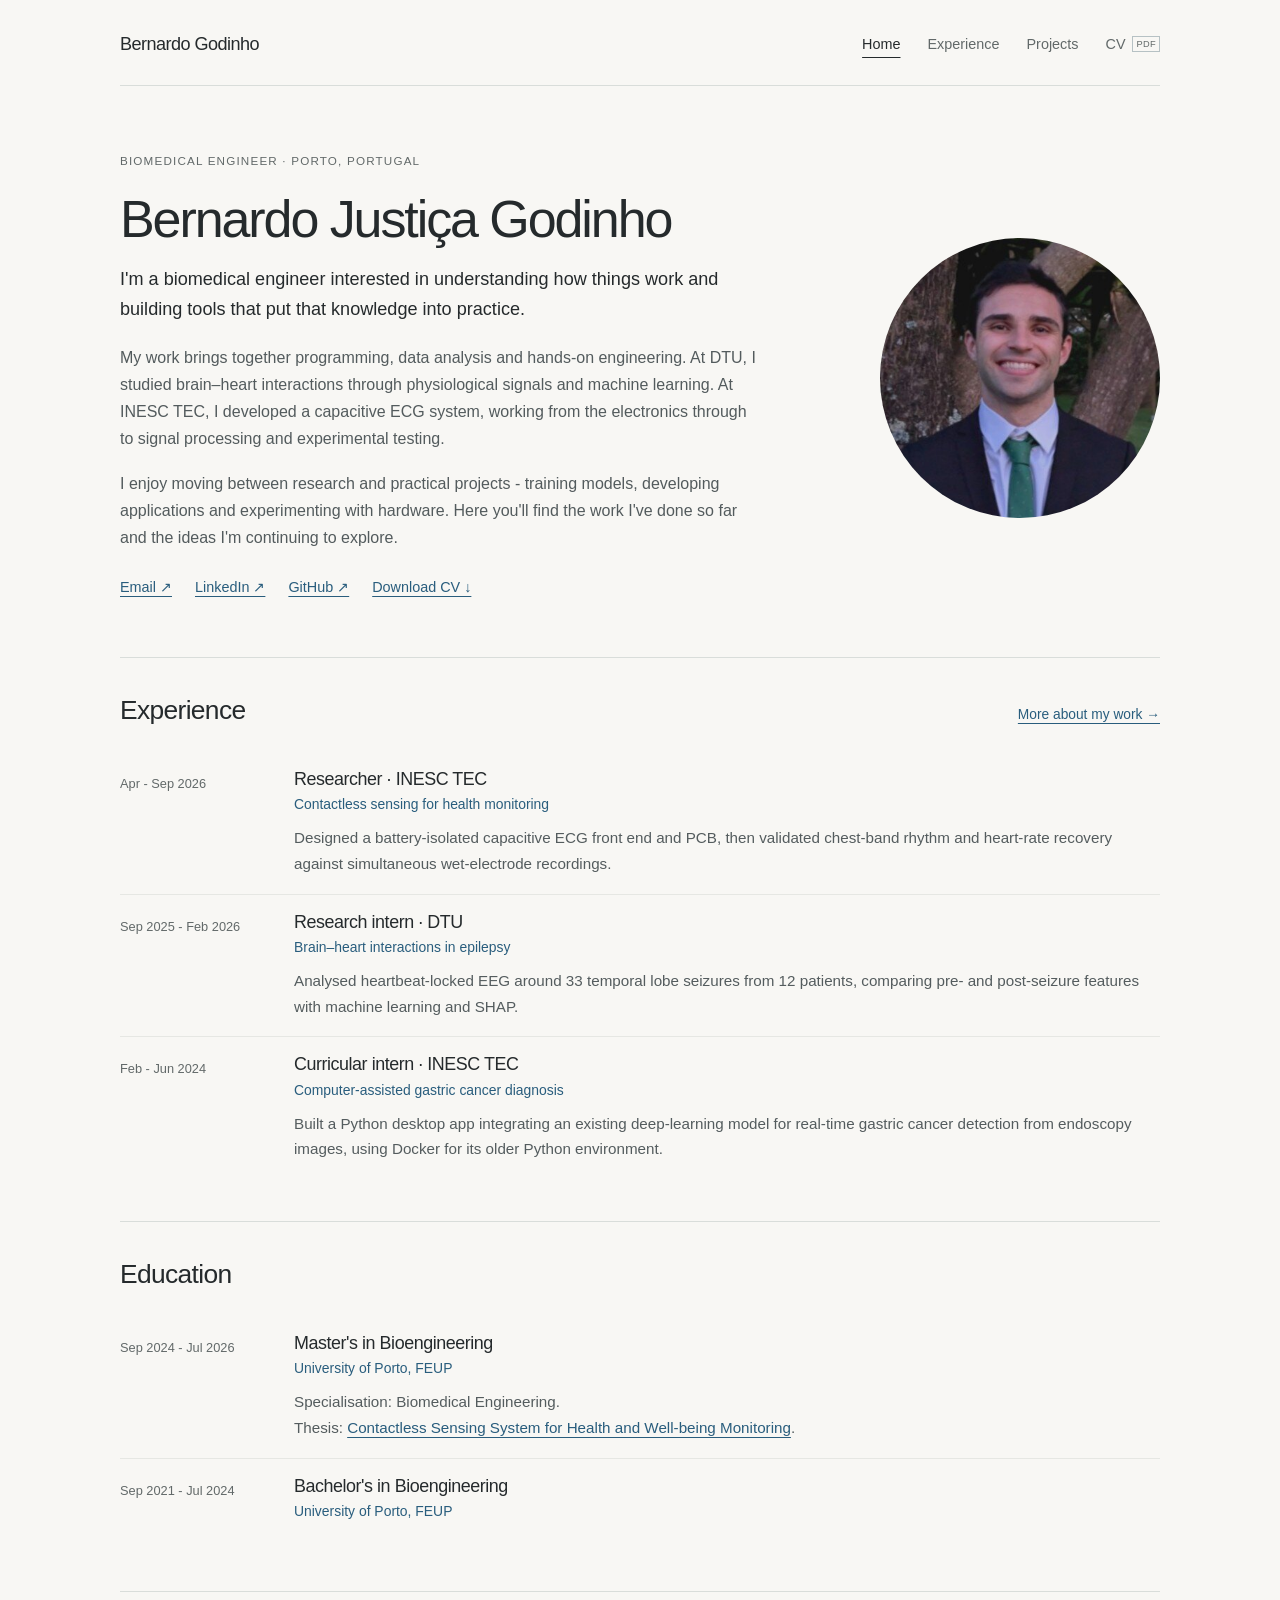
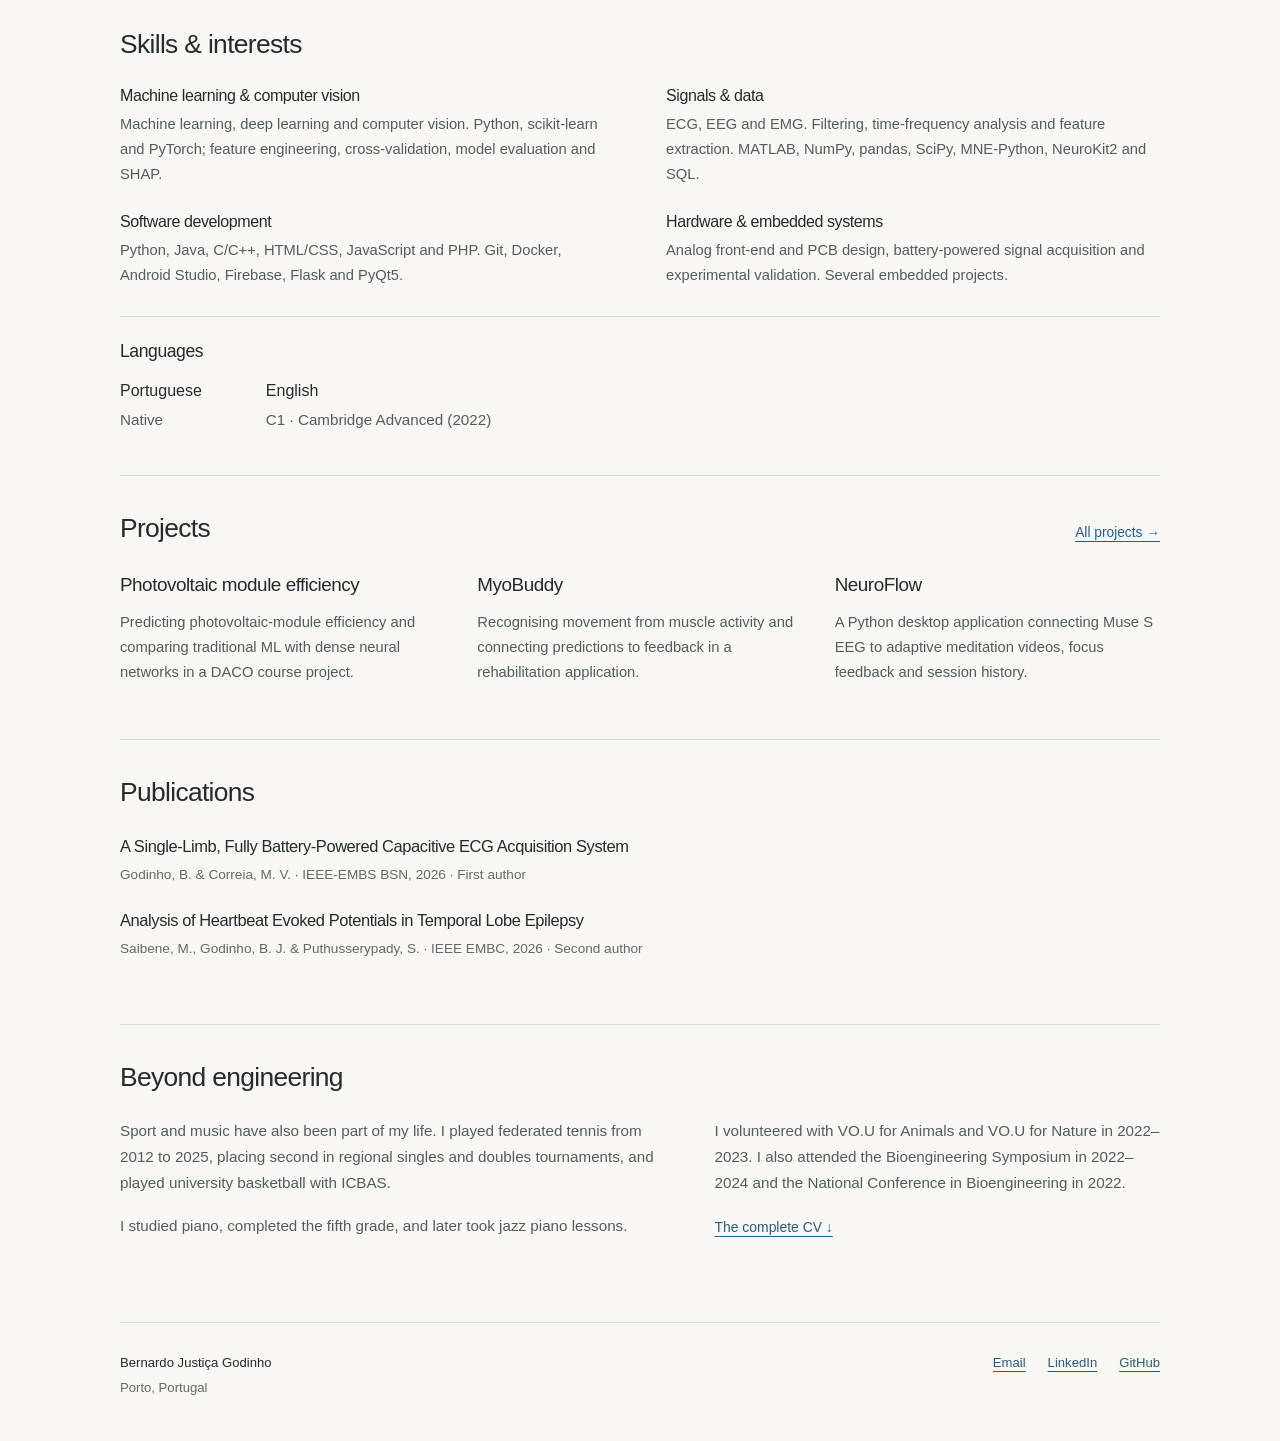
<file: index.html>
<!doctype html>
<html lang="en">
  <head>
    <meta charset="utf-8">
    <meta name="viewport" content="width=device-width, initial-scale=1">
    <meta name="description" content="The personal portfolio of Bernardo Justiça Godinho: bioengineering, software, machine learning, computer vision, hardware and embedded projects.">
    <meta name="theme-color" content="#f8f7f4">
    <title>
      About me · Bernardo Godinho
    </title>
    <link rel="icon" href="./assets/favicon.svg" type="image/svg+xml">
    <link rel="stylesheet" href="./assets/styles.css">
  </head>
  <body>
    <a class="skip-link" href="#main">Skip to content</a>
    <header class="site-header shell">
      <a class="wordmark" href="./index.html" aria-label="Bernardo Godinho, home">Bernardo Godinho</a>
      <nav aria-label="Main navigation">
        <a href="./index.html" aria-current="page">Home</a>
    <a href="./experience/index.html">Experience</a>
    <a href="./projects/index.html">Projects</a>
    <a href="./assets/documents/bernardo-godinho-cv.pdf">CV <span class="file-label">PDF</span></a>
      </nav>
    </header>

    <main id="main" class="shell">
      <section class="intro" aria-labelledby="intro-title">
        <div class="intro-text">
          <p class="eyebrow">
            Biomedical engineer · Porto, Portugal
          </p>
          <h1 id="intro-title">
            Bernardo Justiça Godinho
          </h1>
          <p class="lead">
            I'm a biomedical engineer interested in understanding how things work and building tools
            that put that knowledge into practice.
          </p>
          <p class="bio">
            My work brings together programming, data analysis and hands-on engineering. At DTU, I
            studied brain–heart interactions through physiological signals and machine learning. At
            INESC TEC, I developed a capacitive ECG system, working from the electronics through to
            signal processing and experimental testing.
          </p>
          <p class="bio">
            I enjoy moving between research and practical projects - training models, developing
            applications and experimenting with hardware. Here you'll find the work I've done so far
            and the ideas I'm continuing to explore.
          </p>
          <div class="social-links">
            <a href="mailto:bernardojusticagodinho@gmail.com">Email ↗</a><a href="https://www.linkedin.com/in/bernardo-godinho-79a141219/">LinkedIn ↗</a><a href="https://github.com/Bernardo-JG">GitHub ↗</a><a href="./assets/documents/bernardo-godinho-cv.pdf">Download CV ↓</a>
          </div>
        </div>
        <div class="portrait-wrap">
          <img class="portrait" src="./assets/images/bernardo.jpg" width="280" height="280" alt="Bernardo Godinho">
        </div>
      </section>

      <section class="section" aria-labelledby="experience-title">
        <div class="section-heading">
          <h2 id="experience-title">
            Experience
          </h2>
          <a href="./experience/index.html">More about my work →</a>
        </div>
        <article class="resume-row">
          <div class="date">
            Apr - Sep 2026
          </div>
          <div>
            <h3>
              <a class="title-link" href="./experience/capacitive-ecg/index.html">Researcher · INESC TEC</a>
            </h3>
            <p class="subtitle">
              Contactless sensing for health monitoring
            </p>
            <p>
              Designed a battery-isolated capacitive ECG front end and PCB, then validated
              chest-band rhythm and heart-rate recovery against simultaneous wet-electrode
              recordings.
            </p>
          </div>
        </article>

        <article class="resume-row">
          <div class="date">
            Sep 2025 - Feb 2026
          </div>
          <div>
            <h3>
              <a class="title-link" href="./experience/brain-heart-interactions/index.html">Research intern · DTU</a>
            </h3>
            <p class="subtitle">
              Brain–heart interactions in epilepsy
            </p>
            <p>
              Analysed heartbeat-locked EEG around 33 temporal lobe seizures from 12 patients,
              comparing pre- and post-seizure features with machine learning and SHAP.
            </p>
          </div>
        </article>

        <article class="resume-row">
          <div class="date">
            Feb - Jun 2024
          </div>
          <div>
            <h3>
              <a class="title-link" href="./experience/gastric-cancer/index.html">Curricular intern · INESC TEC</a>
            </h3>
            <p class="subtitle">
              Computer-assisted gastric cancer diagnosis
            </p>
            <p>
              Built a Python desktop app integrating an existing deep-learning model for real-time
              gastric cancer detection from endoscopy images, using Docker for its older Python
              environment.
            </p>
          </div>
        </article>

      </section>

      <section class="section" aria-labelledby="education-title">
        <div class="section-heading">
          <h2 id="education-title">
            Education
          </h2>
        </div>
        <article class="resume-row">
          <div class="date">
            Sep 2024 - Jul 2026
          </div>
          <div>
            <h3>
              Master's in Bioengineering
            </h3>
            <p class="subtitle">
              University of Porto, FEUP
            </p>
            <p>
              Specialisation: Biomedical Engineering.<br>Thesis: <a href="./experience/capacitive-ecg/index.html">Contactless Sensing System for Health and Well-being Monitoring</a>.
            </p>
          </div>
        </article>

        <article class="resume-row">
          <div class="date">
            Sep 2021 - Jul 2024
          </div>
          <div>
            <h3>
              Bachelor's in Bioengineering
            </h3>
            <p class="subtitle">
              University of Porto, FEUP
            </p>
          </div>
        </article>

      </section>

      <section class="section" aria-labelledby="skills-title">
        <div class="section-heading">
          <h2 id="skills-title">
            Skills &amp; interests
          </h2>
        </div>
        <div class="skills-grid">
          <div>
            <h3>
              Machine learning &amp; computer vision
            </h3>
            <p>
              Machine learning, deep learning and computer vision. Python, scikit-learn and PyTorch;
              feature engineering, cross-validation, model evaluation and SHAP.
            </p>
          </div>
          <div>
            <h3>
              Signals &amp; data
            </h3>
            <p>
              ECG, EEG and EMG. Filtering, time-frequency analysis and feature extraction. MATLAB,
              NumPy, pandas, SciPy, MNE-Python, NeuroKit2 and SQL.
            </p>
          </div>
          <div>
            <h3>
              Software development
            </h3>
            <p>
              Python, Java, C/C++, HTML/CSS, JavaScript and PHP. Git, Docker, Android Studio,
              Firebase, Flask and PyQt5.
            </p>
          </div>
          <div>
            <h3>
              Hardware &amp; embedded systems
            </h3>
            <p>
              Analog front-end and PCB design, battery-powered signal acquisition and experimental
              validation. Several embedded projects.
            </p>
          </div>
        </div>
        <div class="languages" aria-labelledby="languages-title">
          <h3 id="languages-title">
            Languages
          </h3>
          <dl class="language-list">
            <div>
              <dt>
                Portuguese
              </dt>
              <dd>
                Native
              </dd>
            </div>
            <div>
              <dt>
                English
              </dt>
              <dd>
                C1 · Cambridge Advanced (2022)
              </dd>
            </div>
          </dl>
        </div>
      </section>

      <section class="section" aria-labelledby="selected-title">
        <div class="section-heading">
          <h2 id="selected-title">
            Projects
          </h2>
          <a href="./projects/index.html">All projects →</a>
        </div>
        <div class="selected-grid">
          <article class="selected-item">
            <h3>
              <a class="title-link" href="./projects/daco/index.html">Photovoltaic module efficiency</a>
            </h3>
            <p>
              Predicting photovoltaic-module efficiency and comparing traditional ML with dense
              neural networks in a DACO course project.
            </p>
          </article>

          <article class="selected-item">
            <h3>
              <a class="title-link" href="./projects/emg-rehabilitation/index.html">MyoBuddy</a>
            </h3>
            <p>
              Recognising movement from muscle activity and connecting predictions to feedback in a
              rehabilitation application.
            </p>
          </article>

          <article class="selected-item">
            <h3>
              <a class="title-link" href="./projects/neuroflow/index.html">NeuroFlow</a>
            </h3>
            <p>
              A Python desktop application connecting Muse S EEG to adaptive meditation videos,
              focus feedback and session history.
            </p>
          </article>

        </div>
      </section>

      <section class="section" aria-labelledby="publications-title">
        <div class="section-heading">
          <h2 id="publications-title">
            Publications
          </h2>
        </div>
        <article class="publication">
          <h3>
            <a class="title-link" href="./experience/capacitive-ecg/index.html#publication">A Single-Limb, Fully Battery-Powered Capacitive ECG Acquisition System</a>
          </h3>
          <p>
            Godinho, B. &amp; Correia, M. V. · IEEE-EMBS BSN, 2026 · First author
          </p>
        </article>

        <article class="publication">
          <h3>
            <a class="title-link" href="./experience/brain-heart-interactions/index.html#publication">Analysis of Heartbeat Evoked Potentials in Temporal Lobe Epilepsy</a>
          </h3>
          <p>
            Saibene, M., Godinho, B. J. &amp; Puthusserypady, S. · IEEE EMBC, 2026 · Second author
          </p>
        </article>

      </section>

      <section class="section" aria-labelledby="beyond-title">
        <div class="section-heading">
          <h2 id="beyond-title">
            Beyond engineering
          </h2>
        </div>
        <div class="beyond-grid">
          <div>
            <p>
              Sport and music have also been part of my life. I played federated tennis from 2012 to
              2025, placing second in regional singles and doubles tournaments, and played
              university basketball with ICBAS.
            </p>
            <p>
              I studied piano, completed the fifth grade, and later took jazz piano lessons.
            </p>
          </div>
          <div>
            <p>
              I volunteered with VO.U for Animals and VO.U for Nature in 2022–2023. I also attended
              the Bioengineering Symposium in 2022–2024 and the National Conference in
              Bioengineering in 2022.
            </p>
            <a class="text-link" href="./assets/documents/bernardo-godinho-cv.pdf">The complete CV ↓</a>
          </div>
        </div>
      </section>

    </main>
    <footer class="site-footer shell">
      <div>
        <a class="footer-name" href="./index.html">Bernardo Justiça Godinho</a>
        <p>
          Porto, Portugal
        </p>
      </div>
      <div class="footer-links">
        <a href="mailto:bernardojusticagodinho@gmail.com">Email</a>
    <a href="https://www.linkedin.com/in/bernardo-godinho-79a141219/">LinkedIn</a>
    <a href="https://github.com/Bernardo-JG">GitHub</a>
      </div>
    </footer>

  </body>
</html>
</file>
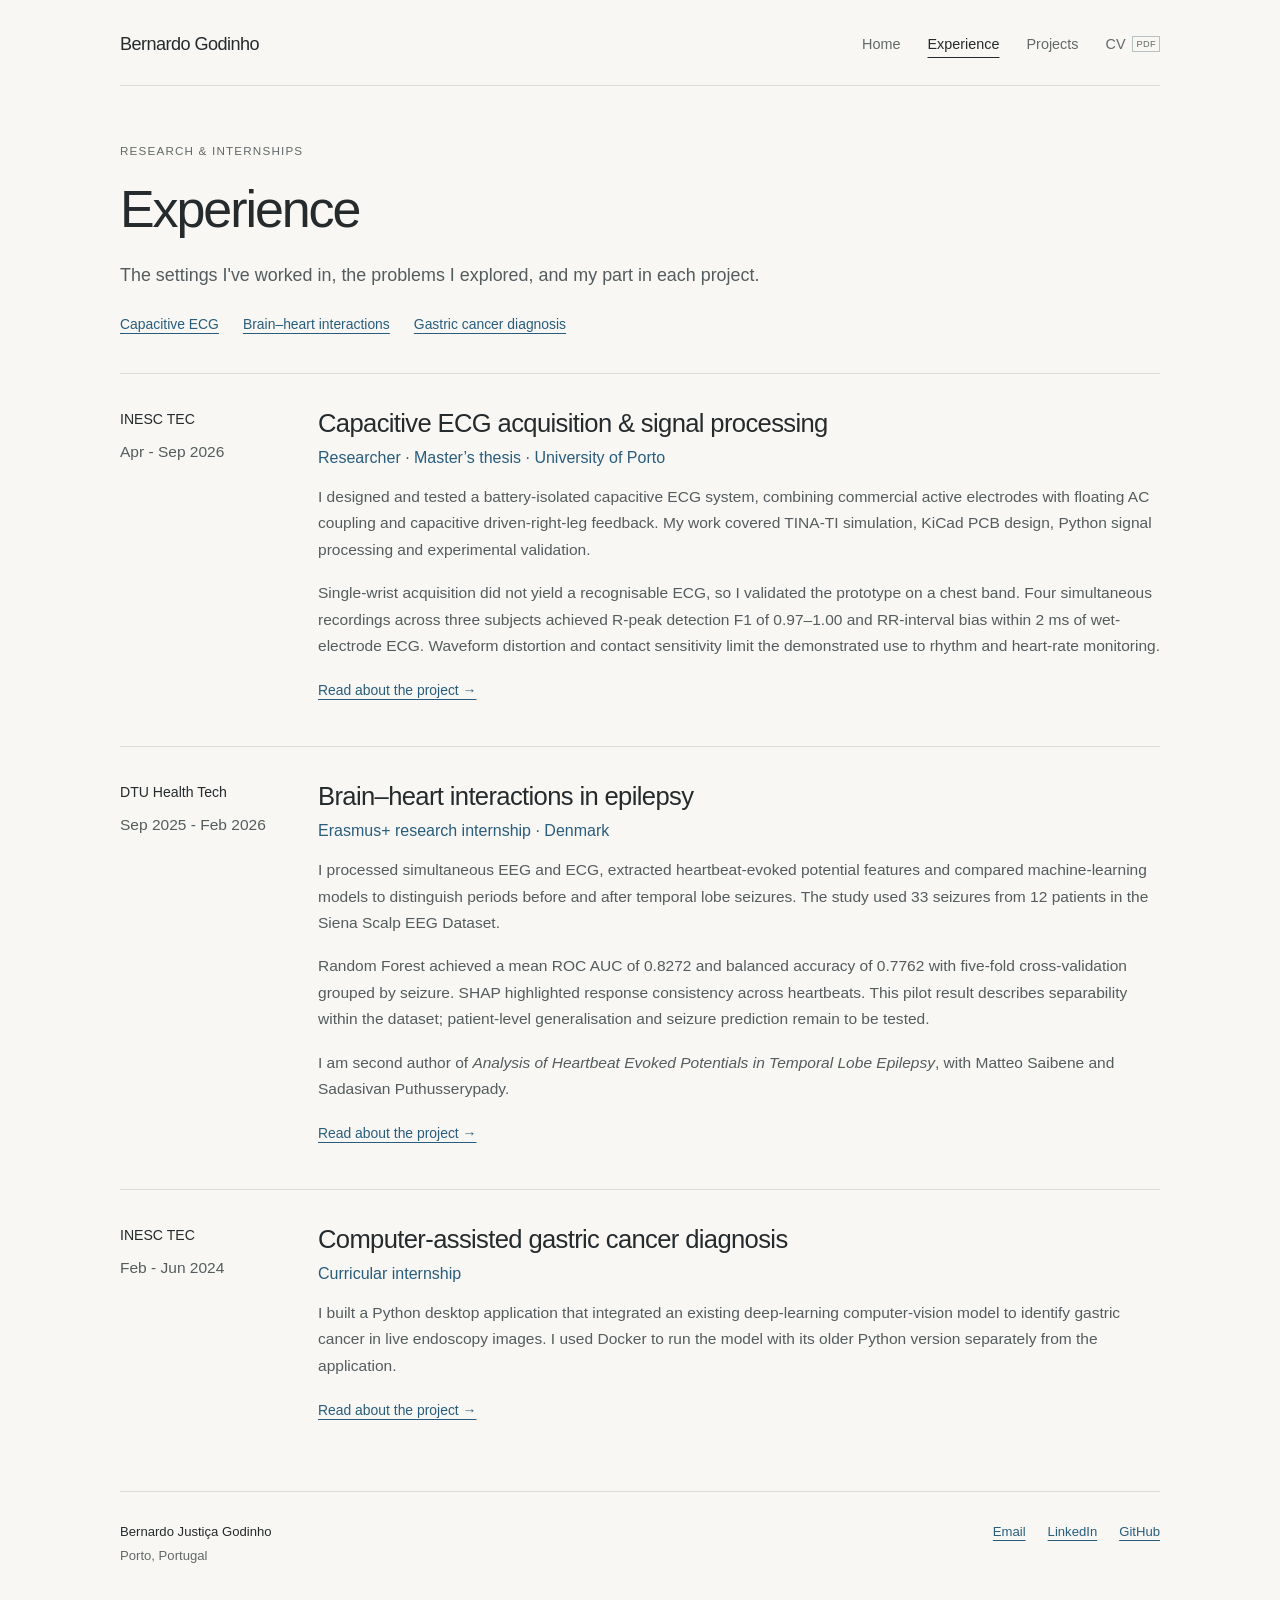
<file: experience/index.html>
<!doctype html>
<html lang="en">
  <head>
    <meta charset="utf-8">
    <meta name="viewport" content="width=device-width, initial-scale=1">
    <meta name="description" content="Research and internships at INESC TEC and DTU, with the problems, contributions and methods behind the work.">
    <meta name="theme-color" content="#f8f7f4">
    <title>
      Experience · Bernardo Godinho
    </title>
    <link rel="icon" href="../assets/favicon.svg" type="image/svg+xml">
    <link rel="stylesheet" href="../assets/styles.css">
  </head>
  <body>
    <a class="skip-link" href="#main">Skip to content</a>
    <header class="site-header shell">
      <a class="wordmark" href="../index.html" aria-label="Bernardo Godinho, home">Bernardo Godinho</a>
      <nav aria-label="Main navigation">
        <a href="../index.html">Home</a>
    <a href="../experience/index.html" aria-current="page">Experience</a>
    <a href="../projects/index.html">Projects</a>
    <a href="../assets/documents/bernardo-godinho-cv.pdf">CV <span class="file-label">PDF</span></a>
      </nav>
    </header>

    <main id="main" class="shell">
      <header class="page-heading">
        <p class="eyebrow">
          Research &amp; internships
        </p>
        <h1>
          Experience
        </h1>
        <p class="lead">
          The settings I've worked in, the problems I explored, and my part in each project.
        </p>
        <div class="jump-links">
          <a href="#ecg">Capacitive ECG</a><a href="#dtu">Brain–heart interactions</a><a href="#gastric">Gastric cancer diagnosis</a>
        </div>
      </header>

      <article class="experience-entry" id="ecg">
        <div>
          <p class="org">
            INESC TEC
          </p>
          <p class="date">
            Apr - Sep 2026
          </p>
        </div>
        <div>
          <h2>
            <a class="title-link" href="capacitive-ecg/index.html">Capacitive ECG acquisition &amp; signal processing</a>
          </h2>
          <h3>
            Researcher · Master’s thesis · University of Porto
          </h3>
          <p>
            I designed and tested a battery-isolated capacitive ECG system, combining commercial
            active electrodes with floating AC coupling and capacitive driven-right-leg feedback. My
            work covered TINA-TI simulation, KiCad PCB design, Python signal processing and
            experimental validation.
          </p>
          <p>
            Single-wrist acquisition did not yield a recognisable ECG, so I validated the prototype
            on a chest band. Four simultaneous recordings across three subjects achieved R-peak
            detection F1 of 0.97–1.00 and RR-interval bias within 2 ms of wet-electrode ECG.
            Waveform distortion and contact sensitivity limit the demonstrated use to rhythm and
            heart-rate monitoring.
          </p>
          <a class="text-link" href="capacitive-ecg/index.html">Read about the project →</a>
        </div>
      </article>

      <article class="experience-entry" id="dtu">
        <div>
          <p class="org">
            DTU Health Tech
          </p>
          <p class="date">
            Sep 2025 - Feb 2026
          </p>
        </div>
        <div>
          <h2>
            <a class="title-link" href="brain-heart-interactions/index.html">Brain–heart interactions in epilepsy</a>
          </h2>
          <h3>
            Erasmus+ research internship · Denmark
          </h3>
          <p>
            I processed simultaneous EEG and ECG, extracted heartbeat-evoked potential features and
            compared machine-learning models to distinguish periods before and after temporal lobe
            seizures. The study used 33 seizures from 12 patients in the Siena Scalp EEG Dataset.
          </p>
          <p>
            Random Forest achieved a mean ROC AUC of 0.8272 and balanced accuracy of 0.7762 with
            five-fold cross-validation grouped by seizure. SHAP highlighted response consistency
            across heartbeats. This pilot result describes separability within the dataset;
            patient-level generalisation and seizure prediction remain to be tested.
          </p>
          <p>
            I am second author of <em>Analysis of Heartbeat Evoked Potentials in Temporal Lobe Epilepsy</em>, with Matteo Saibene and Sadasivan Puthusserypady.
          </p>
          <a class="text-link" href="brain-heart-interactions/index.html">Read about the project →</a>
        </div>
      </article>

      <article class="experience-entry" id="gastric">
        <div>
          <p class="org">
            INESC TEC
          </p>
          <p class="date">
            Feb - Jun 2024
          </p>
        </div>
        <div>
          <h2>
            <a class="title-link" href="gastric-cancer/index.html">Computer-assisted gastric cancer diagnosis</a>
          </h2>
          <h3>
            Curricular internship
          </h3>
          <p>
            I built a Python desktop application that integrated an existing deep-learning
            computer-vision model to identify gastric cancer in live endoscopy images. I used Docker
            to run the model with its older Python version separately from the application.
          </p>
          <a class="text-link" href="gastric-cancer/index.html">Read about the project →</a>
        </div>
      </article>

    </main>
    <footer class="site-footer shell">
      <div>
        <a class="footer-name" href="../index.html">Bernardo Justiça Godinho</a>
        <p>
          Porto, Portugal
        </p>
      </div>
      <div class="footer-links">
        <a href="mailto:bernardojusticagodinho@gmail.com">Email</a>
    <a href="https://www.linkedin.com/in/bernardo-godinho-79a141219/">LinkedIn</a>
    <a href="https://github.com/Bernardo-JG">GitHub</a>
      </div>
    </footer>

  </body>
</html>
</file>
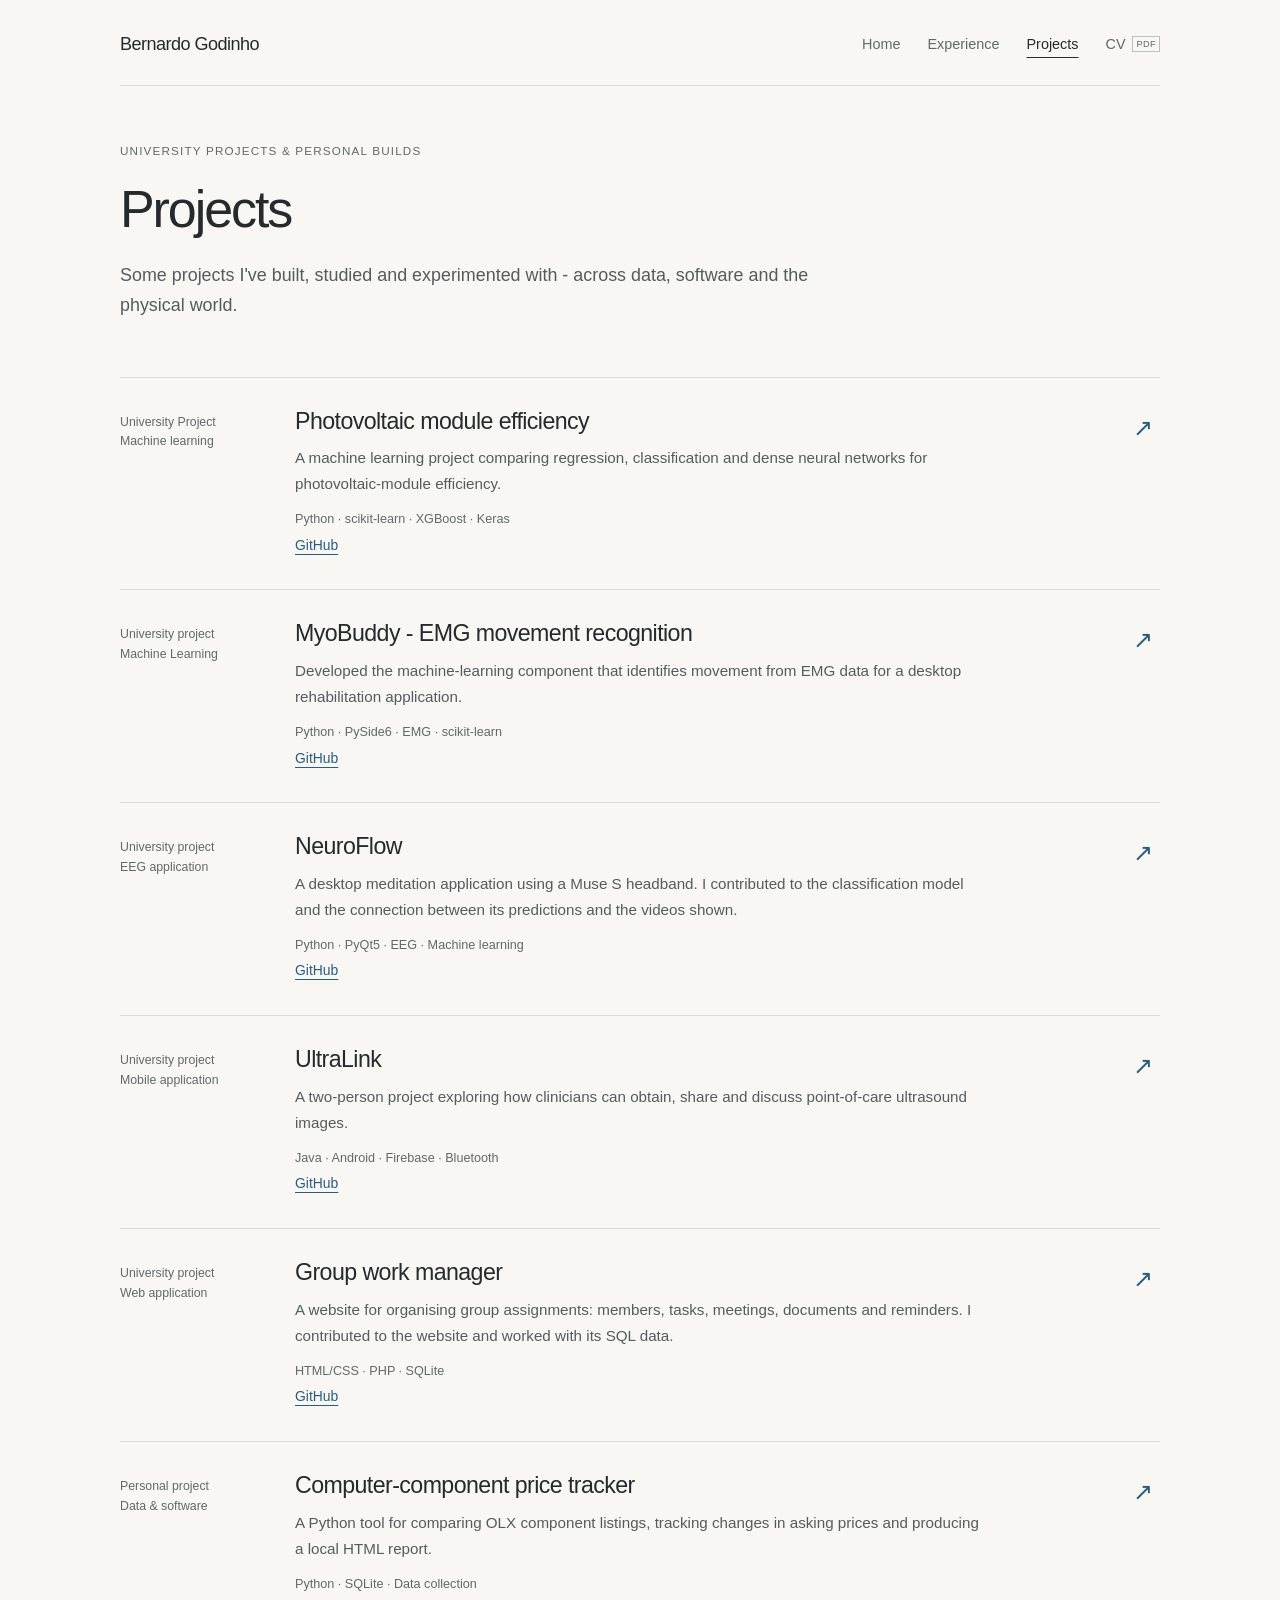
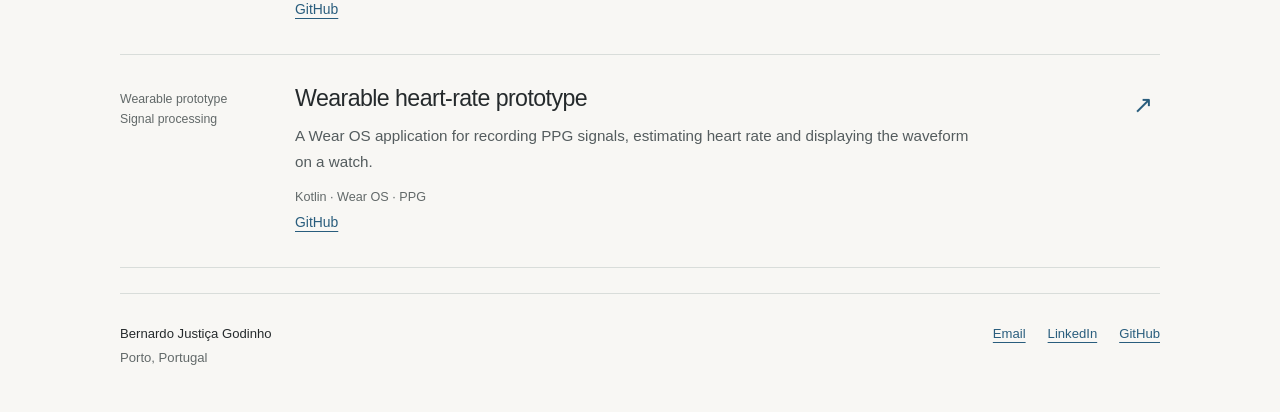
<file: projects/index.html>
<!doctype html>
<html lang="en">
  <head>
    <meta charset="utf-8">
    <meta name="viewport" content="width=device-width, initial-scale=1">
    <meta name="description" content="University projects and personal builds: photovoltaic machine learning, rehabilitation, NeuroFlow, mobile applications and software.">
    <meta name="theme-color" content="#f8f7f4">
    <title>
      Projects · Bernardo Godinho
    </title>
    <link rel="icon" href="../assets/favicon.svg" type="image/svg+xml">
    <link rel="stylesheet" href="../assets/styles.css">
  </head>
  <body>
    <a class="skip-link" href="#main">Skip to content</a>
    <header class="site-header shell">
      <a class="wordmark" href="../index.html" aria-label="Bernardo Godinho, home">Bernardo Godinho</a>
      <nav aria-label="Main navigation">
        <a href="../index.html">Home</a>
    <a href="../experience/index.html">Experience</a>
    <a href="../projects/index.html" aria-current="page">Projects</a>
    <a href="../assets/documents/bernardo-godinho-cv.pdf">CV <span class="file-label">PDF</span></a>
      </nav>
    </header>

    <main id="main" class="shell">
      <header class="page-heading">
        <p class="eyebrow">
          University projects &amp; personal builds
        </p>
        <h1>
          Projects
        </h1>
        <p class="lead">
          Some projects I've built, studied and experimented with - across data, software and the
          physical world.
        </p>
      </header>

      <div class="project-list">
        <article class="project-row">
          <div class="project-type">
            University Project<br>Machine learning
          </div>
          <div>
            <h2>
              <a class="title-link" href="daco/index.html">Photovoltaic module efficiency</a>
            </h2>
            <p>
              A machine learning project comparing regression, classification and dense neural
              networks for photovoltaic-module efficiency.
            </p>
            <p class="tech">
              Python · scikit-learn · XGBoost · Keras
            </p>
            <a class="text-link" href="https://github.com/Bernardo-JG/Photovoltaic_ML_project">GitHub</a>
          </div>
          <a class="arrow" href="daco/index.html" aria-label="Read about photovoltaic module efficiency">↗</a>
        </article>

        <article class="project-row">
          <div class="project-type">
            University project<br>Machine Learning
          </div>
          <div>
            <h2>
              <a class="title-link" href="emg-rehabilitation/index.html">MyoBuddy - EMG movement recognition</a>
            </h2>
            <p>
              Developed the machine-learning component that identifies movement from EMG data for a
              desktop rehabilitation application.
            </p>
            <p class="tech">
              Python · PySide6 · EMG · scikit-learn
            </p>
            <a class="text-link" href="https://github.com/Bernardo-JG/MyoBuddy">GitHub</a>
          </div>
          <a class="arrow" href="emg-rehabilitation/index.html" aria-label="Read about EMG movement recognition">↗</a>
        </article>

        <article class="project-row">
          <div class="project-type">
            University project<br>EEG application
          </div>
          <div>
            <h2>
              <a class="title-link" href="neuroflow/index.html">NeuroFlow</a>
            </h2>
            <p>
              A desktop meditation application using a Muse S headband. I contributed to the
              classification model and the connection between its predictions and the videos shown.
            </p>
            <p class="tech">
              Python · PyQt5 · EEG · Machine learning
            </p>
            <a class="text-link" href="https://github.com/Bernardo-JG/NeuroFlow">GitHub</a>
          </div>
          <a class="arrow" href="neuroflow/index.html" aria-label="Read about NeuroFlow">↗</a>
        </article>

        <article class="project-row">
          <div class="project-type">
            University project<br>Mobile application
          </div>
          <div>
            <h2>
              <a class="title-link" href="ultralink/index.html">UltraLink</a>
            </h2>
            <p>
              A two-person project exploring how clinicians can obtain, share and discuss
              point-of-care ultrasound images.
            </p>
            <p class="tech">
              Java · Android · Firebase · Bluetooth
            </p>
            <a class="text-link" href="https://github.com/Bernardo-JG/UltraLink">GitHub</a>
          </div>
          <a class="arrow" href="ultralink/index.html" aria-label="Read about UltraLink">↗</a>
        </article>

        <article class="project-row">
          <div class="project-type">
            University project<br>Web application
          </div>
          <div>
            <h2>
              <a class="title-link" href="group-work-manager/index.html">Group work manager</a>
            </h2>
            <p>
              A website for organising group assignments: members, tasks, meetings, documents and
              reminders. I contributed to the website and worked with its SQL data.
            </p>
            <p class="tech">
              HTML/CSS · PHP · SQLite
            </p>
            <a class="text-link" href="https://github.com/Bernardo-JG/Group-work-manager">GitHub</a>
          </div>
          <a class="arrow" href="group-work-manager/index.html" aria-label="Read about Group work manager">↗</a>
        </article>

        <article class="project-row">
          <div class="project-type">
            Personal project<br>Data &amp; software
          </div>
          <div>
            <h2>
              <a class="title-link" href="component-price-tracker/index.html">Computer-component price tracker</a>
            </h2>
            <p>
              A Python tool for comparing OLX component listings, tracking changes in asking prices
              and producing a local HTML report.
            </p>
            <p class="tech">
              Python · SQLite · Data collection
            </p>
            <a class="text-link" href="https://github.com/Bernardo-JG/PC-component-price-tracker">GitHub</a>
          </div>
          <a class="arrow" href="component-price-tracker/index.html" aria-label="Read about Computer-component price tracker">↗</a>
        </article>

        <article class="project-row">
          <div class="project-type">
            Wearable prototype<br>Signal processing
          </div>
          <div>
            <h2>
              <a class="title-link" href="wearable-heart-rate/index.html">Wearable heart-rate prototype</a>
            </h2>
            <p>
              A Wear OS application for recording PPG signals, estimating heart rate and displaying
              the waveform on a watch.
            </p>
            <p class="tech">
              Kotlin · Wear OS · PPG
            </p>
            <a class="text-link" href="https://github.com/Bernardo-JG/Wearable-heart-rate">GitHub</a>
          </div>
          <a class="arrow" href="wearable-heart-rate/index.html" aria-label="Read about Wearable heart-rate prototype">↗</a>
        </article>

      </div>
    </main>
    <footer class="site-footer shell">
      <div>
        <a class="footer-name" href="../index.html">Bernardo Justiça Godinho</a>
        <p>
          Porto, Portugal
        </p>
      </div>
      <div class="footer-links">
        <a href="mailto:bernardojusticagodinho@gmail.com">Email</a>
    <a href="https://www.linkedin.com/in/bernardo-godinho-79a141219/">LinkedIn</a>
    <a href="https://github.com/Bernardo-JG">GitHub</a>
      </div>
    </footer>

  </body>
</html>
</file>
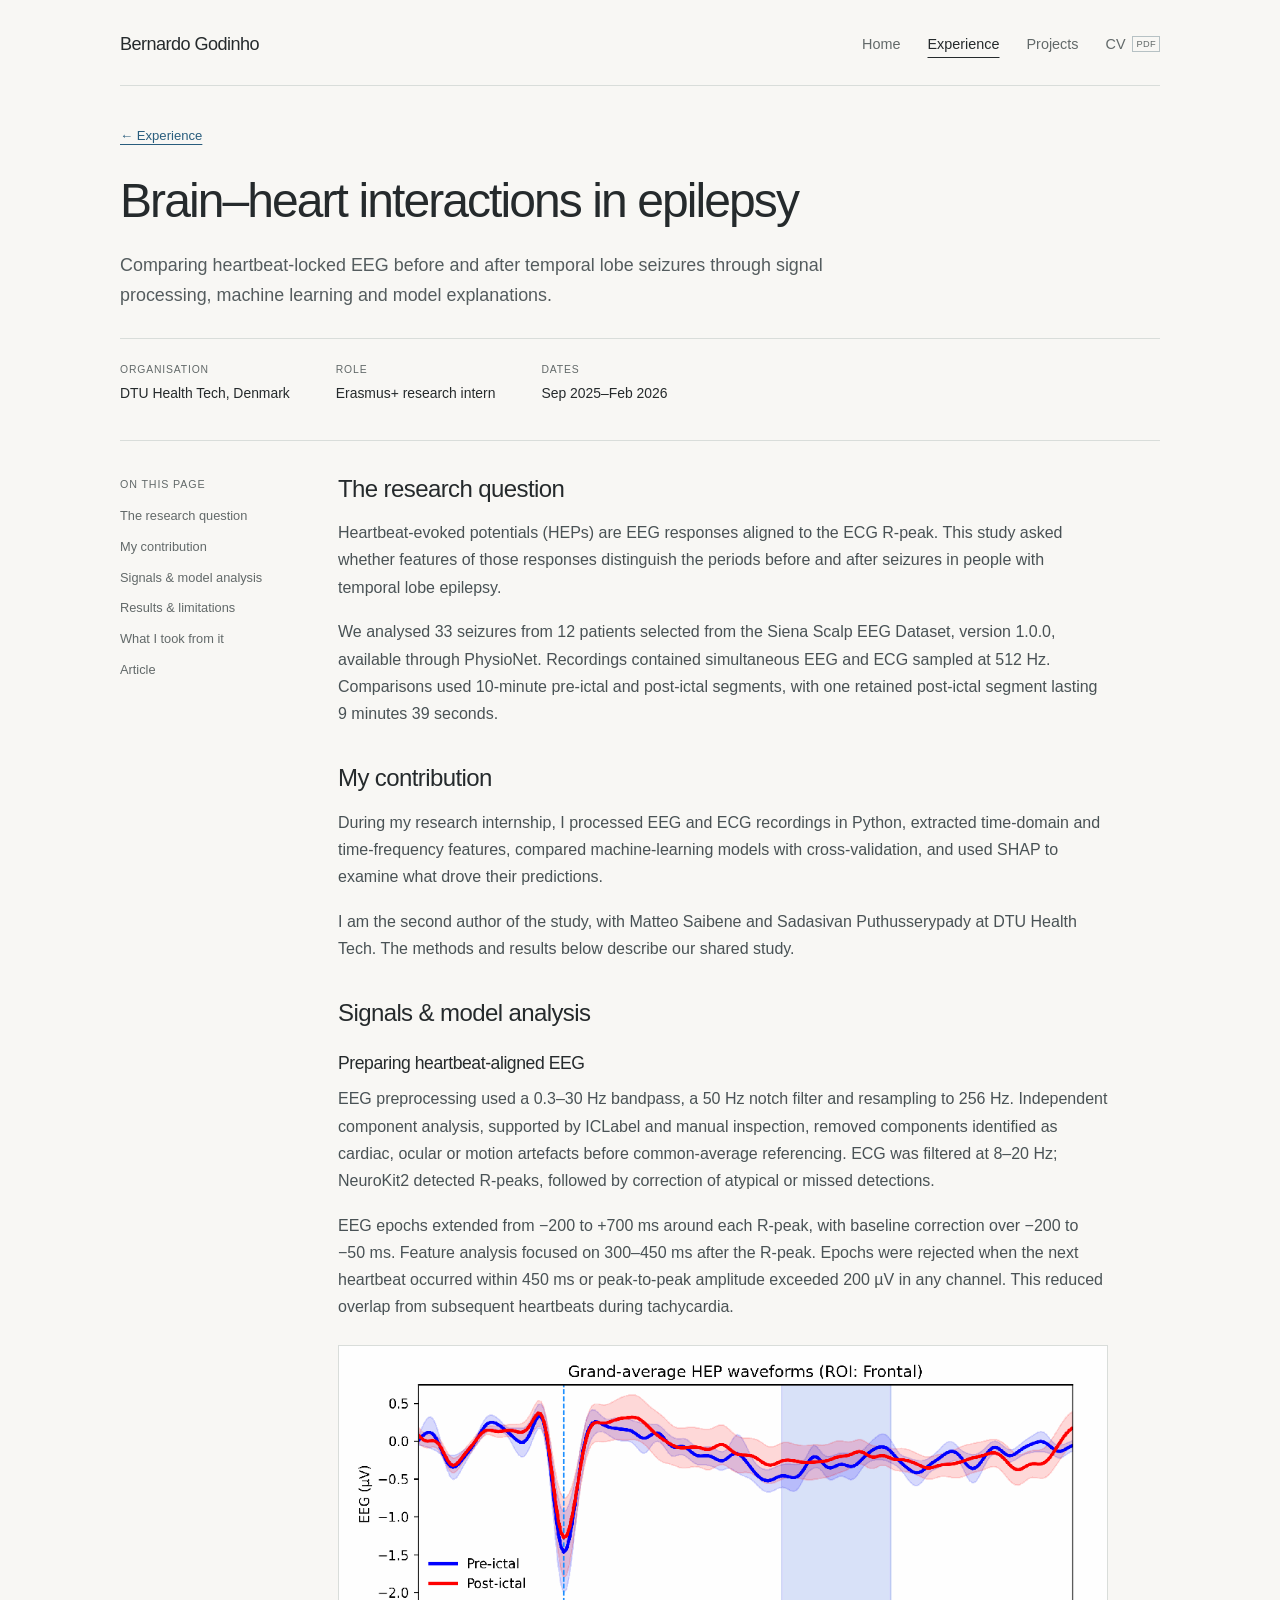
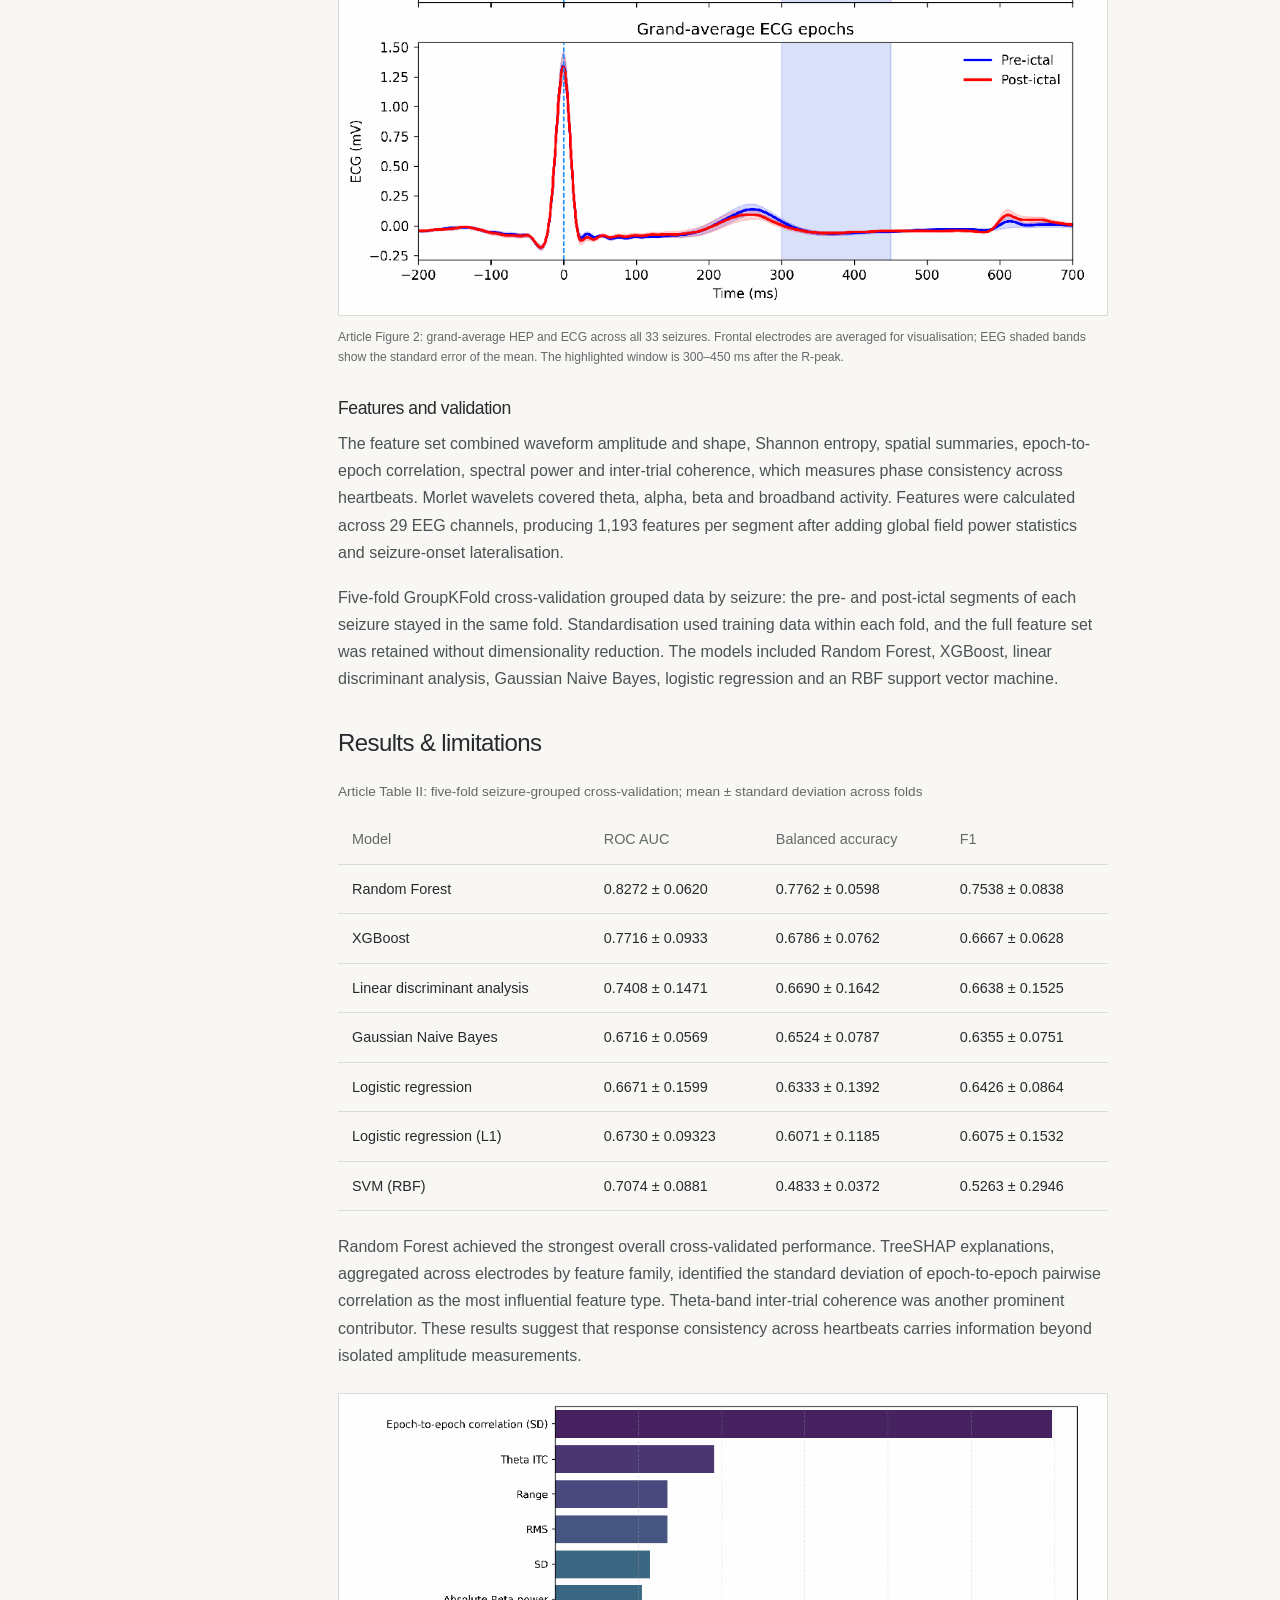
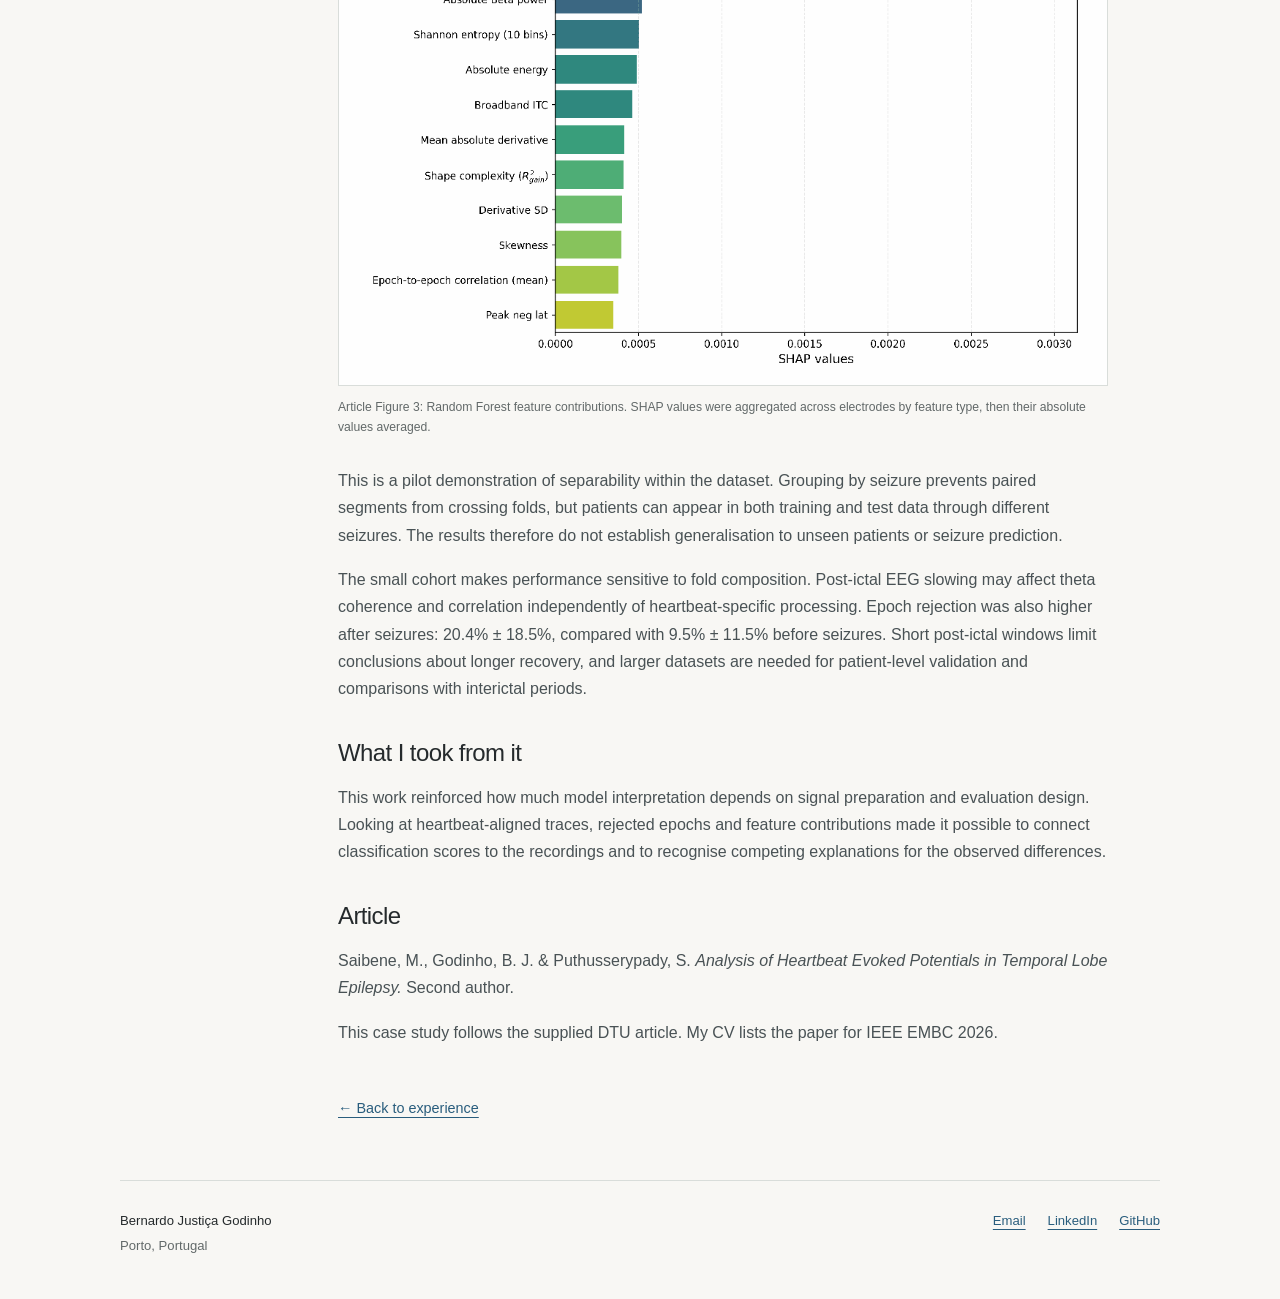
<file: experience/brain-heart-interactions/index.html>
<!doctype html>
<html lang="en">
  <head>
    <meta charset="utf-8">
    <meta name="viewport" content="width=device-width, initial-scale=1">
    <meta name="description" content="Heartbeat-evoked potential analysis around 33 temporal lobe seizures, with seizure-grouped machine learning and SHAP explanations.">
    <meta name="theme-color" content="#f8f7f4">
    <title>
      Brain–heart interactions in epilepsy · Bernardo Godinho
    </title>
    <link rel="icon" href="../../assets/favicon.svg" type="image/svg+xml">
    <link rel="stylesheet" href="../../assets/styles.css">
  </head>
  <body>
    <a class="skip-link" href="#main">Skip to content</a>
    <header class="site-header shell">
      <a class="wordmark" href="../../index.html" aria-label="Bernardo Godinho, home">Bernardo Godinho</a>
      <nav aria-label="Main navigation">
        <a href="../../index.html">Home</a>
    <a href="../../experience/index.html" aria-current="page">Experience</a>
    <a href="../../projects/index.html">Projects</a>
    <a href="../../assets/documents/bernardo-godinho-cv.pdf">CV <span class="file-label">PDF</span></a>
      </nav>
    </header>

    <main id="main" class="shell">
      <header class="case-heading">
        <p class="breadcrumb">
          <a href="../../experience/index.html">← Experience</a>
        </p>
        <h1>
          Brain–heart interactions in epilepsy
        </h1>
        <p class="lead">
          Comparing heartbeat-locked EEG before and after temporal lobe seizures through signal
          processing, machine learning and model explanations.
        </p>
        <dl class="case-meta">
          <div>
            <dt>
              Organisation
            </dt>
            <dd>
              DTU Health Tech, Denmark
            </dd>
          </div>
          <div>
            <dt>
              Role
            </dt>
            <dd>
              Erasmus+ research intern
            </dd>
          </div>
          <div>
            <dt>
              Dates
            </dt>
            <dd>
              Sep 2025–Feb 2026
            </dd>
          </div>
        </dl>
      </header>

      <div class="case-layout">
        <aside class="case-nav" aria-label="On this page">
          <p>
            On this page
          </p>
          <a href="#problem">The research question</a><a href="#contribution">My contribution</a><a href="#analysis">Signals &amp; model analysis</a><a href="#evaluation">Results &amp; limitations</a><a href="#reflection">What I took from it</a><a href="#publication">Article</a>
        </aside>
        <article class="case-content" aria-label="Project details">
          <section id="problem">
            <h2>
              The research question
            </h2>
            <p>
              Heartbeat-evoked potentials (HEPs) are EEG responses aligned to the ECG R-peak. This
              study asked whether features of those responses distinguish the periods before and
              after seizures in people with temporal lobe epilepsy.
            </p>
            <p>
              We analysed 33 seizures from 12 patients selected from the Siena Scalp EEG Dataset,
              version 1.0.0, available through PhysioNet. Recordings contained simultaneous EEG and
              ECG sampled at 512 Hz. Comparisons used 10-minute pre-ictal and post-ictal segments,
              with one retained post-ictal segment lasting 9 minutes 39 seconds.
            </p>
          </section>

          <section id="contribution">
            <h2>
              My contribution
            </h2>
            <p>
              During my research internship, I processed EEG and ECG recordings in Python, extracted
              time-domain and time-frequency features, compared machine-learning models with
              cross-validation, and used SHAP to examine what drove their predictions.
            </p>
            <p>
              I am the second author of the study, with Matteo Saibene and Sadasivan Puthusserypady
              at DTU Health Tech. The methods and results below describe our shared study.
            </p>
          </section>

          <section id="analysis">
            <h2>
              Signals &amp; model analysis
            </h2>
            <h3>
              Preparing heartbeat-aligned EEG
            </h3>
            <p>
              EEG preprocessing used a 0.3–30 Hz bandpass, a 50 Hz notch filter and resampling to
              256 Hz. Independent component analysis, supported by ICLabel and manual inspection,
              removed components identified as cardiac, ocular or motion artefacts before
              common-average referencing. ECG was filtered at 8–20 Hz; NeuroKit2 detected R-peaks,
              followed by correction of atypical or missed detections.
            </p>
            <p>
              EEG epochs extended from −200 to +700 ms around each R-peak, with baseline correction
              over −200 to −50 ms. Feature analysis focused on 300–450 ms after the R-peak. Epochs
              were rejected when the next heartbeat occurred within 450 ms or peak-to-peak amplitude
              exceeded 200 µV in any channel. This reduced overlap from subsequent heartbeats during
              tachycardia.
            </p>
            <figure>
              <a href="../../assets/images/dtu-article-signals.png"><img src="../../assets/images/dtu-article-signals.png" alt="Grand-average frontal EEG and ECG aligned to heartbeats across 33 seizures, comparing pre-ictal blue and post-ictal red traces with the 300–450 ms analysis window highlighted." loading="lazy"></a>
              <figcaption>
                Article Figure 2: grand-average HEP and ECG across all 33 seizures. Frontal
                electrodes are averaged for visualisation; EEG shaded bands show the standard error
                of the mean. The highlighted window is 300–450 ms after the R-peak.
              </figcaption>
            </figure>
            <h3>
              Features and validation
            </h3>
            <p>
              The feature set combined waveform amplitude and shape, Shannon entropy, spatial
              summaries, epoch-to-epoch correlation, spectral power and inter-trial coherence, which
              measures phase consistency across heartbeats. Morlet wavelets covered theta, alpha,
              beta and broadband activity. Features were calculated across 29 EEG channels,
              producing 1,193 features per segment after adding global field power statistics and
              seizure-onset lateralisation.
            </p>
            <p>
              Five-fold GroupKFold cross-validation grouped data by seizure: the pre- and post-ictal
              segments of each seizure stayed in the same fold. Standardisation used training data
              within each fold, and the full feature set was retained without dimensionality
              reduction. The models included Random Forest, XGBoost, linear discriminant analysis,
              Gaussian Naive Bayes, logistic regression and an RBF support vector machine.
            </p>
          </section>

          <section id="evaluation">
            <h2>
              Results &amp; limitations
            </h2>
            <div class="table-scroll">
              <table class="results-table">
                <caption>
                  Article Table II: five-fold seizure-grouped cross-validation; mean ± standard
                  deviation across folds
                </caption>
                <thead>
                  <tr>
                    <th scope="col">
                      Model
                    </th>
                    <th scope="col">
                      ROC AUC
                    </th>
                    <th scope="col">
                      Balanced accuracy
                    </th>
                    <th scope="col">
                      F1
                    </th>
                  </tr>
                </thead>
                <tbody>
                  <tr>
                    <th scope="row">
                      Random Forest
                    </th>
                    <td>
                      0.8272 ± 0.0620
                    </td>
                    <td>
                      0.7762 ± 0.0598
                    </td>
                    <td>
                      0.7538 ± 0.0838
                    </td>
                  </tr>
                  <tr>
                    <th scope="row">
                      XGBoost
                    </th>
                    <td>
                      0.7716 ± 0.0933
                    </td>
                    <td>
                      0.6786 ± 0.0762
                    </td>
                    <td>
                      0.6667 ± 0.0628
                    </td>
                  </tr>
                  <tr>
                    <th scope="row">
                      Linear discriminant analysis
                    </th>
                    <td>
                      0.7408 ± 0.1471
                    </td>
                    <td>
                      0.6690 ± 0.1642
                    </td>
                    <td>
                      0.6638 ± 0.1525
                    </td>
                  </tr>
                  <tr>
                    <th scope="row">
                      Gaussian Naive Bayes
                    </th>
                    <td>
                      0.6716 ± 0.0569
                    </td>
                    <td>
                      0.6524 ± 0.0787
                    </td>
                    <td>
                      0.6355 ± 0.0751
                    </td>
                  </tr>
                  <tr>
                    <th scope="row">
                      Logistic regression
                    </th>
                    <td>
                      0.6671 ± 0.1599
                    </td>
                    <td>
                      0.6333 ± 0.1392
                    </td>
                    <td>
                      0.6426 ± 0.0864
                    </td>
                  </tr>
                  <tr>
                    <th scope="row">
                      Logistic regression (L1)
                    </th>
                    <td>
                      0.6730 ± 0.09323
                    </td>
                    <td>
                      0.6071 ± 0.1185
                    </td>
                    <td>
                      0.6075 ± 0.1532
                    </td>
                  </tr>
                  <tr>
                    <th scope="row">
                      SVM (RBF)
                    </th>
                    <td>
                      0.7074 ± 0.0881
                    </td>
                    <td>
                      0.4833 ± 0.0372
                    </td>
                    <td>
                      0.5263 ± 0.2946
                    </td>
                  </tr>
                </tbody>
              </table>
            </div>
            <p>
              Random Forest achieved the strongest overall cross-validated performance. TreeSHAP
              explanations, aggregated across electrodes by feature family, identified the standard
              deviation of epoch-to-epoch pairwise correlation as the most influential feature type.
              Theta-band inter-trial coherence was another prominent contributor. These results
              suggest that response consistency across heartbeats carries information beyond
              isolated amplitude measurements.
            </p>
            <figure>
              <a href="../../assets/images/dtu-article-shap.png"><img src="../../assets/images/dtu-article-shap.png" alt="SHAP feature-family ranking led by the standard deviation of epoch-to-epoch correlation, followed by theta inter-trial coherence." loading="lazy"></a>
              <figcaption>
                Article Figure 3: Random Forest feature contributions. SHAP values were aggregated
                across electrodes by feature type, then their absolute values averaged.
              </figcaption>
            </figure>
            <p>
              This is a pilot demonstration of separability within the dataset. Grouping by seizure
              prevents paired segments from crossing folds, but patients can appear in both training
              and test data through different seizures. The results therefore do not establish
              generalisation to unseen patients or seizure prediction.
            </p>
            <p>
              The small cohort makes performance sensitive to fold composition. Post-ictal EEG
              slowing may affect theta coherence and correlation independently of heartbeat-specific
              processing. Epoch rejection was also higher after seizures: 20.4% ± 18.5%, compared
              with 9.5% ± 11.5% before seizures. Short post-ictal windows limit conclusions about
              longer recovery, and larger datasets are needed for patient-level validation and
              comparisons with interictal periods.
            </p>
          </section>

          <section id="reflection">
            <h2>
              What I took from it
            </h2>
            <p>
              This work reinforced how much model interpretation depends on signal preparation and
              evaluation design. Looking at heartbeat-aligned traces, rejected epochs and feature
              contributions made it possible to connect classification scores to the recordings and
              to recognise competing explanations for the observed differences.
            </p>
          </section>

          <section id="publication">
            <h2>
              Article
            </h2>
            <p>
              Saibene, M., Godinho, B. J. &amp; Puthusserypady, S. <em>Analysis of Heartbeat Evoked Potentials in Temporal Lobe Epilepsy.</em> Second author.
            </p>
            <p class="source-line">
              This case study follows the supplied DTU article. My CV lists the paper for IEEE EMBC
              2026.
            </p>
          </section>

          <a class="return-link" href="../../experience/index.html">← Back to experience</a>
        </article>

      </div>
    </main>
    <footer class="site-footer shell">
      <div>
        <a class="footer-name" href="../../index.html">Bernardo Justiça Godinho</a>
        <p>
          Porto, Portugal
        </p>
      </div>
      <div class="footer-links">
        <a href="mailto:bernardojusticagodinho@gmail.com">Email</a>
    <a href="https://www.linkedin.com/in/bernardo-godinho-79a141219/">LinkedIn</a>
    <a href="https://github.com/Bernardo-JG">GitHub</a>
      </div>
    </footer>

  </body>
</html>
</file>
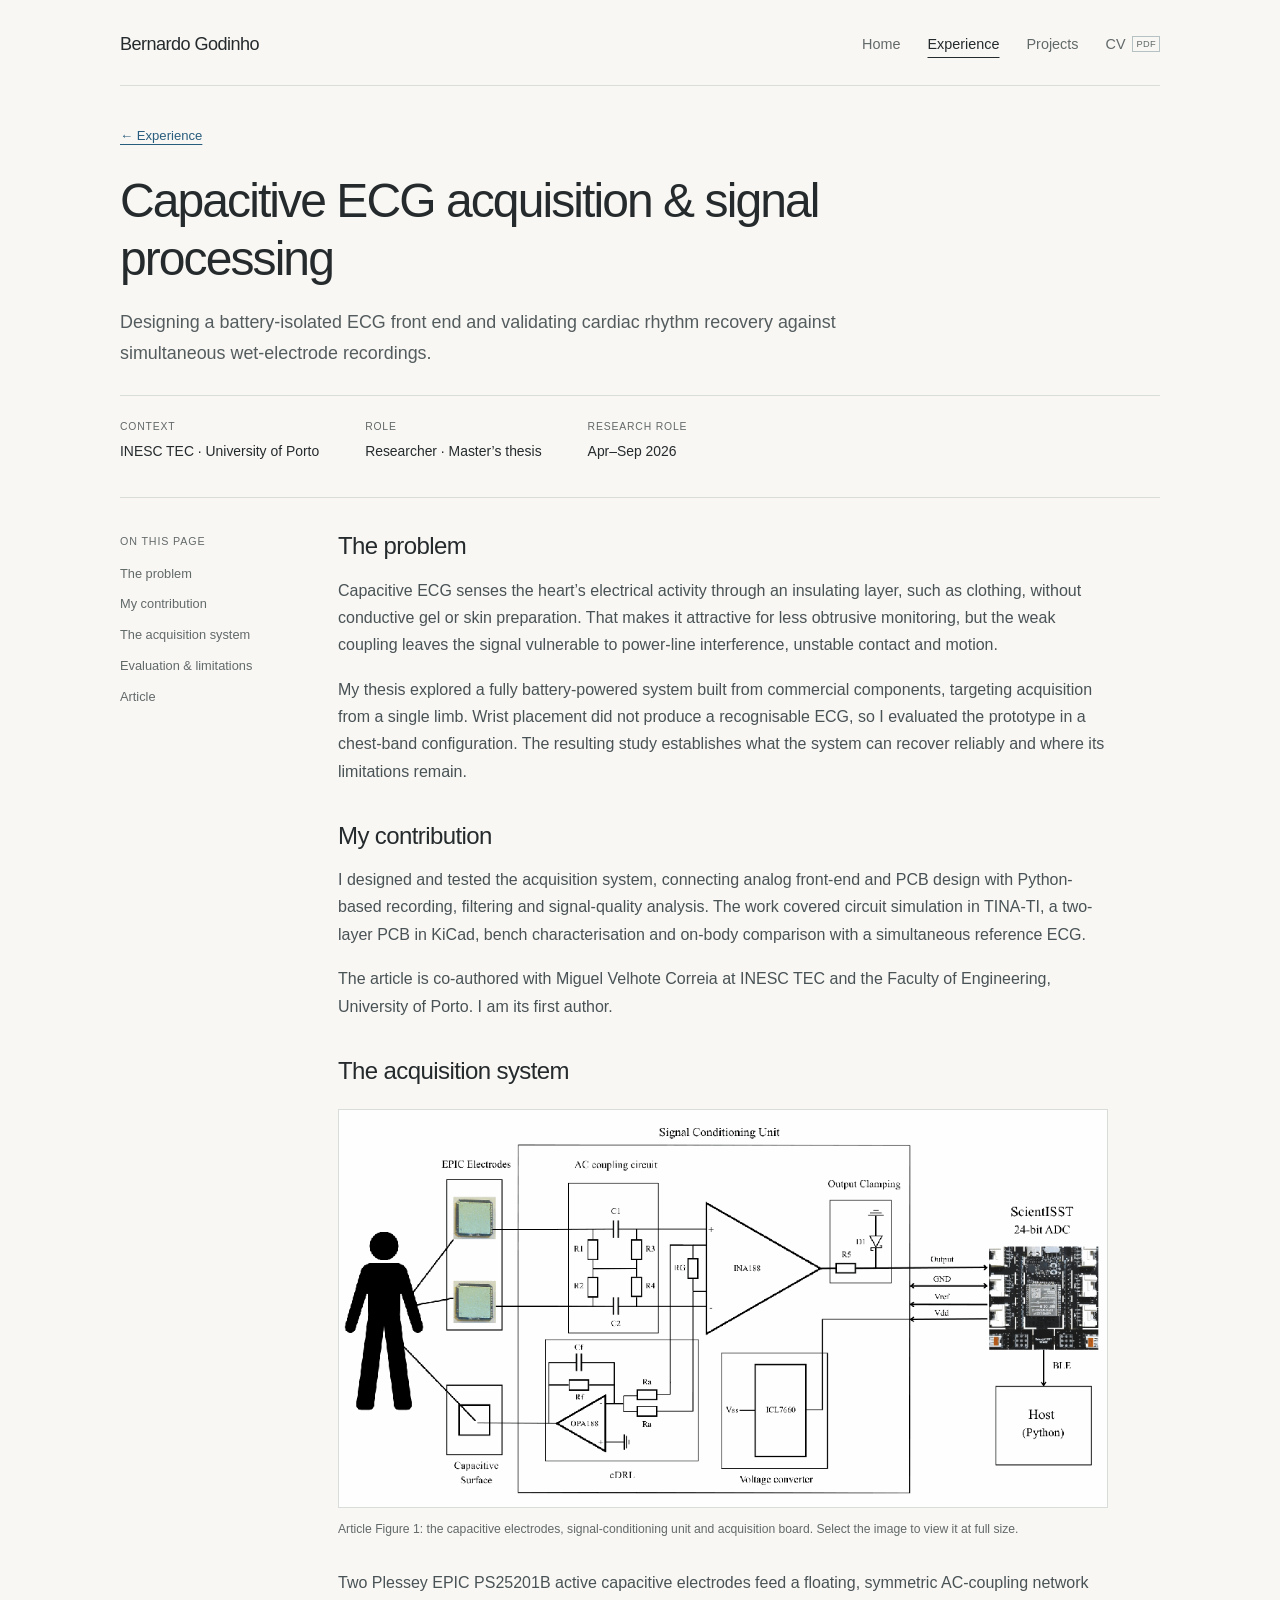
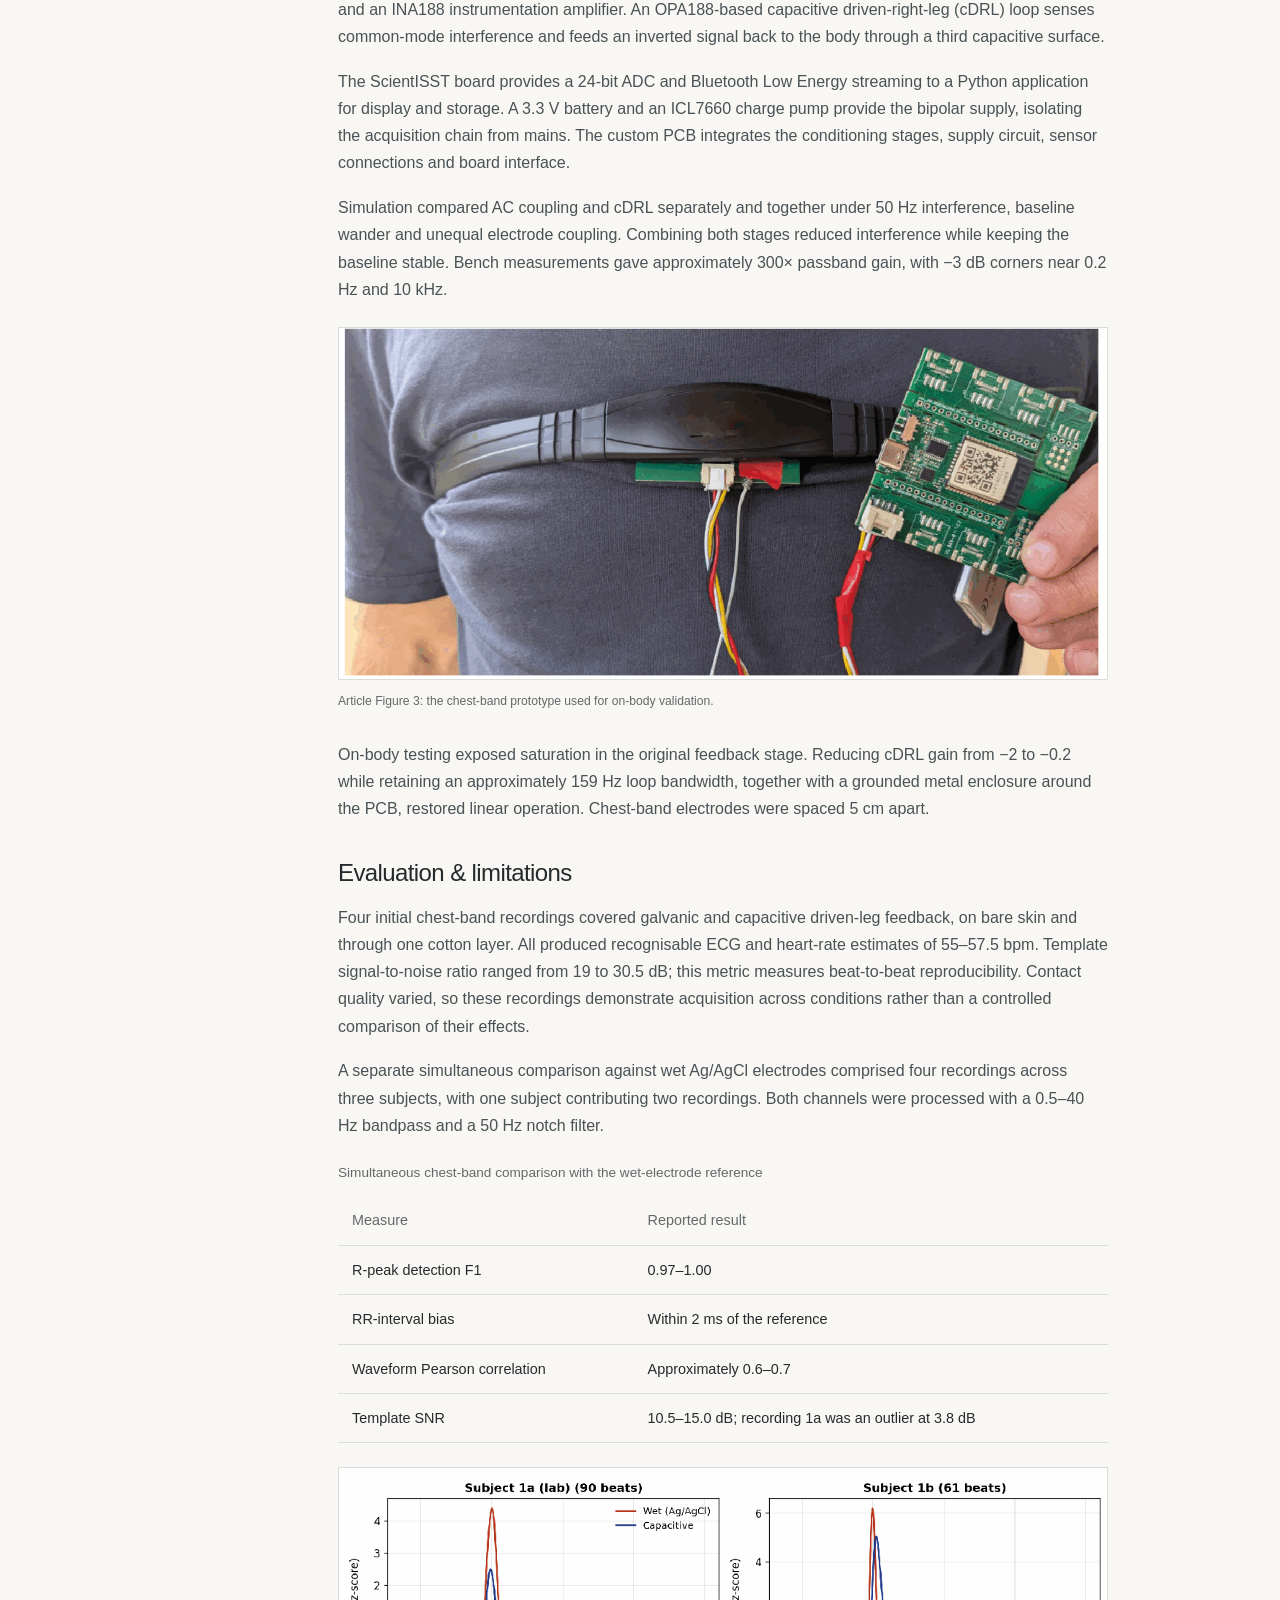
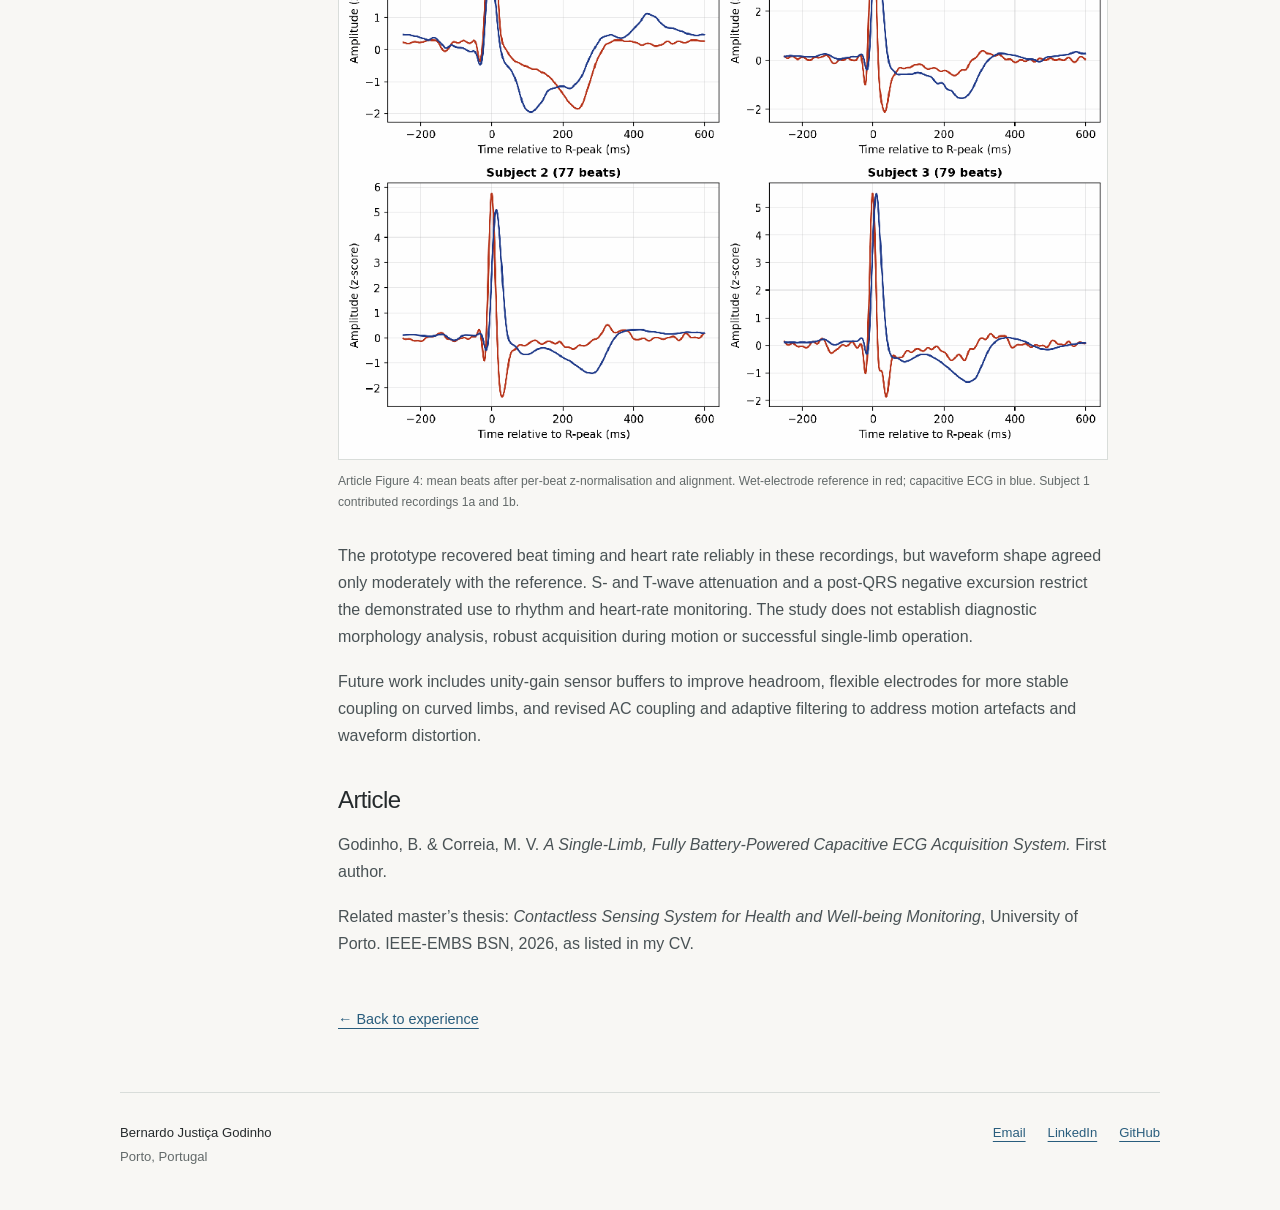
<file: experience/capacitive-ecg/index.html>
<!doctype html>
<html lang="en">
  <head>
    <meta charset="utf-8">
    <meta name="viewport" content="width=device-width, initial-scale=1">
    <meta name="description" content="A battery-isolated capacitive ECG front end, PCB design and chest-band validation against simultaneous wet-electrode recordings.">
    <meta name="theme-color" content="#f8f7f4">
    <title>
      Capacitive ECG acquisition &amp; signal processing · Bernardo Godinho
    </title>
    <link rel="icon" href="../../assets/favicon.svg" type="image/svg+xml">
    <link rel="stylesheet" href="../../assets/styles.css">
  </head>
  <body>
    <a class="skip-link" href="#main">Skip to content</a>
    <header class="site-header shell">
      <a class="wordmark" href="../../index.html" aria-label="Bernardo Godinho, home">Bernardo Godinho</a>
      <nav aria-label="Main navigation">
        <a href="../../index.html">Home</a>
    <a href="../../experience/index.html" aria-current="page">Experience</a>
    <a href="../../projects/index.html">Projects</a>
    <a href="../../assets/documents/bernardo-godinho-cv.pdf">CV <span class="file-label">PDF</span></a>
      </nav>
    </header>

    <main id="main" class="shell">
      <header class="case-heading">
        <p class="breadcrumb">
          <a href="../../experience/index.html">← Experience</a>
        </p>
        <h1>
          Capacitive ECG acquisition &amp; signal processing
        </h1>
        <p class="lead">
          Designing a battery-isolated ECG front end and validating cardiac rhythm recovery against
          simultaneous wet-electrode recordings.
        </p>
        <dl class="case-meta">
          <div>
            <dt>
              Context
            </dt>
            <dd>
              INESC TEC · University of Porto
            </dd>
          </div>
          <div>
            <dt>
              Role
            </dt>
            <dd>
              Researcher · Master’s thesis
            </dd>
          </div>
          <div>
            <dt>
              Research role
            </dt>
            <dd>
              Apr–Sep 2026
            </dd>
          </div>
        </dl>
      </header>

      <div class="case-layout">
        <aside class="case-nav" aria-label="On this page">
          <p>
            On this page
          </p>
          <a href="#problem">The problem</a><a href="#contribution">My contribution</a><a href="#system">The acquisition system</a><a href="#evaluation">Evaluation &amp; limitations</a><a href="#publication">Article</a>
        </aside>
        <article class="case-content" aria-label="Project details">
          <section id="problem">
            <h2>
              The problem
            </h2>
            <p>
              Capacitive ECG senses the heart’s electrical activity through an insulating layer,
              such as clothing, without conductive gel or skin preparation. That makes it attractive
              for less obtrusive monitoring, but the weak coupling leaves the signal vulnerable to
              power-line interference, unstable contact and motion.
            </p>
            <p>
              My thesis explored a fully battery-powered system built from commercial components,
              targeting acquisition from a single limb. Wrist placement did not produce a
              recognisable ECG, so I evaluated the prototype in a chest-band configuration. The
              resulting study establishes what the system can recover reliably and where its
              limitations remain.
            </p>
          </section>

          <section id="contribution">
            <h2>
              My contribution
            </h2>
            <p>
              I designed and tested the acquisition system, connecting analog front-end and PCB
              design with Python-based recording, filtering and signal-quality analysis. The work
              covered circuit simulation in TINA-TI, a two-layer PCB in KiCad, bench
              characterisation and on-body comparison with a simultaneous reference ECG.
            </p>
            <p>
              The article is co-authored with Miguel Velhote Correia at INESC TEC and the Faculty of
              Engineering, University of Porto. I am its first author.
            </p>
          </section>

          <section id="system">
            <h2>
              The acquisition system
            </h2>
            <figure>
              <a href="../../assets/images/ecg-article-system.png"><img src="../../assets/images/ecg-article-system.png" alt="ECG system diagram connecting two EPIC electrodes to floating AC coupling, an INA188 amplifier, capacitive driven-right-leg feedback and a ScientISST board." loading="lazy"></a>
              <figcaption>
                Article Figure 1: the capacitive electrodes, signal-conditioning unit and
                acquisition board. Select the image to view it at full size.
              </figcaption>
            </figure>
            <p>
              Two Plessey EPIC PS25201B active capacitive electrodes feed a floating, symmetric
              AC-coupling network and an INA188 instrumentation amplifier. An OPA188-based
              capacitive driven-right-leg (cDRL) loop senses common-mode interference and feeds an
              inverted signal back to the body through a third capacitive surface.
            </p>
            <p>
              The ScientISST board provides a 24-bit ADC and Bluetooth Low Energy streaming to a
              Python application for display and storage. A 3.3 V battery and an ICL7660 charge pump
              provide the bipolar supply, isolating the acquisition chain from mains. The custom PCB
              integrates the conditioning stages, supply circuit, sensor connections and board
              interface.
            </p>
            <p>
              Simulation compared AC coupling and cDRL separately and together under 50 Hz
              interference, baseline wander and unequal electrode coupling. Combining both stages
              reduced interference while keeping the baseline stable. Bench measurements gave
              approximately 300× passband gain, with −3 dB corners near 0.2 Hz and 10 kHz.
            </p>
            <figure>
              <a href="../../assets/images/ecg-article-prototype.png"><img src="../../assets/images/ecg-article-prototype.png" alt="Fabricated ECG signal-conditioning prototype mounted on an elastic chest band and connected to a ScientISST board." loading="lazy"></a>
              <figcaption>
                Article Figure 3: the chest-band prototype used for on-body validation.
              </figcaption>
            </figure>
            <p>
              On-body testing exposed saturation in the original feedback stage. Reducing cDRL gain
              from −2 to −0.2 while retaining an approximately 159 Hz loop bandwidth, together with
              a grounded metal enclosure around the PCB, restored linear operation. Chest-band
              electrodes were spaced 5 cm apart.
            </p>
          </section>

          <section id="evaluation">
            <h2>
              Evaluation &amp; limitations
            </h2>
            <p>
              Four initial chest-band recordings covered galvanic and capacitive driven-leg
              feedback, on bare skin and through one cotton layer. All produced recognisable ECG and
              heart-rate estimates of 55–57.5 bpm. Template signal-to-noise ratio ranged from 19 to
              30.5 dB; this metric measures beat-to-beat reproducibility. Contact quality varied, so
              these recordings demonstrate acquisition across conditions rather than a controlled
              comparison of their effects.
            </p>
            <p>
              A separate simultaneous comparison against wet Ag/AgCl electrodes comprised four
              recordings across three subjects, with one subject contributing two recordings. Both
              channels were processed with a 0.5–40 Hz bandpass and a 50 Hz notch filter.
            </p>
            <div class="table-scroll">
              <table class="results-table">
                <caption>
                  Simultaneous chest-band comparison with the wet-electrode reference
                </caption>
                <thead>
                  <tr>
                    <th scope="col">
                      Measure
                    </th>
                    <th scope="col">
                      Reported result
                    </th>
                  </tr>
                </thead>
                <tbody>
                  <tr>
                    <th scope="row">
                      R-peak detection F1
                    </th>
                    <td>
                      0.97–1.00
                    </td>
                  </tr>
                  <tr>
                    <th scope="row">
                      RR-interval bias
                    </th>
                    <td>
                      Within 2 ms of the reference
                    </td>
                  </tr>
                  <tr>
                    <th scope="row">
                      Waveform Pearson correlation
                    </th>
                    <td>
                      Approximately 0.6–0.7
                    </td>
                  </tr>
                  <tr>
                    <th scope="row">
                      Template SNR
                    </th>
                    <td>
                      10.5–15.0 dB; recording 1a was an outlier at 3.8 dB
                    </td>
                  </tr>
                </tbody>
              </table>
            </div>
            <figure>
              <a href="../../assets/images/ecg-article-comparison.png"><img src="../../assets/images/ecg-article-comparison.png" alt="Four mean-beat overlays comparing capacitive ECG in blue with wet-electrode ECG in red across three subjects, showing timing agreement and waveform distortion." loading="lazy"></a>
              <figcaption>
                Article Figure 4: mean beats after per-beat z-normalisation and alignment.
                Wet-electrode reference in red; capacitive ECG in blue. Subject 1 contributed
                recordings 1a and 1b.
              </figcaption>
            </figure>
            <p>
              The prototype recovered beat timing and heart rate reliably in these recordings, but
              waveform shape agreed only moderately with the reference. S- and T-wave attenuation
              and a post-QRS negative excursion restrict the demonstrated use to rhythm and
              heart-rate monitoring. The study does not establish diagnostic morphology analysis,
              robust acquisition during motion or successful single-limb operation.
            </p>
            <p>
              Future work includes unity-gain sensor buffers to improve headroom, flexible
              electrodes for more stable coupling on curved limbs, and revised AC coupling and
              adaptive filtering to address motion artefacts and waveform distortion.
            </p>
          </section>

          <section id="publication">
            <h2>
              Article
            </h2>
            <p>
              Godinho, B. &amp; Correia, M. V. <em>A Single-Limb, Fully Battery-Powered Capacitive ECG Acquisition System.</em> First author.
            </p>
            <p class="source-line">
              Related master’s thesis: <em>Contactless Sensing System for Health and Well-being Monitoring</em>, University of Porto. IEEE-EMBS BSN, 2026, as listed in my CV.
            </p>
          </section>

          <a class="return-link" href="../../experience/index.html">← Back to experience</a>
        </article>

      </div>
    </main>
    <footer class="site-footer shell">
      <div>
        <a class="footer-name" href="../../index.html">Bernardo Justiça Godinho</a>
        <p>
          Porto, Portugal
        </p>
      </div>
      <div class="footer-links">
        <a href="mailto:bernardojusticagodinho@gmail.com">Email</a>
    <a href="https://www.linkedin.com/in/bernardo-godinho-79a141219/">LinkedIn</a>
    <a href="https://github.com/Bernardo-JG">GitHub</a>
      </div>
    </footer>

  </body>
</html>
</file>
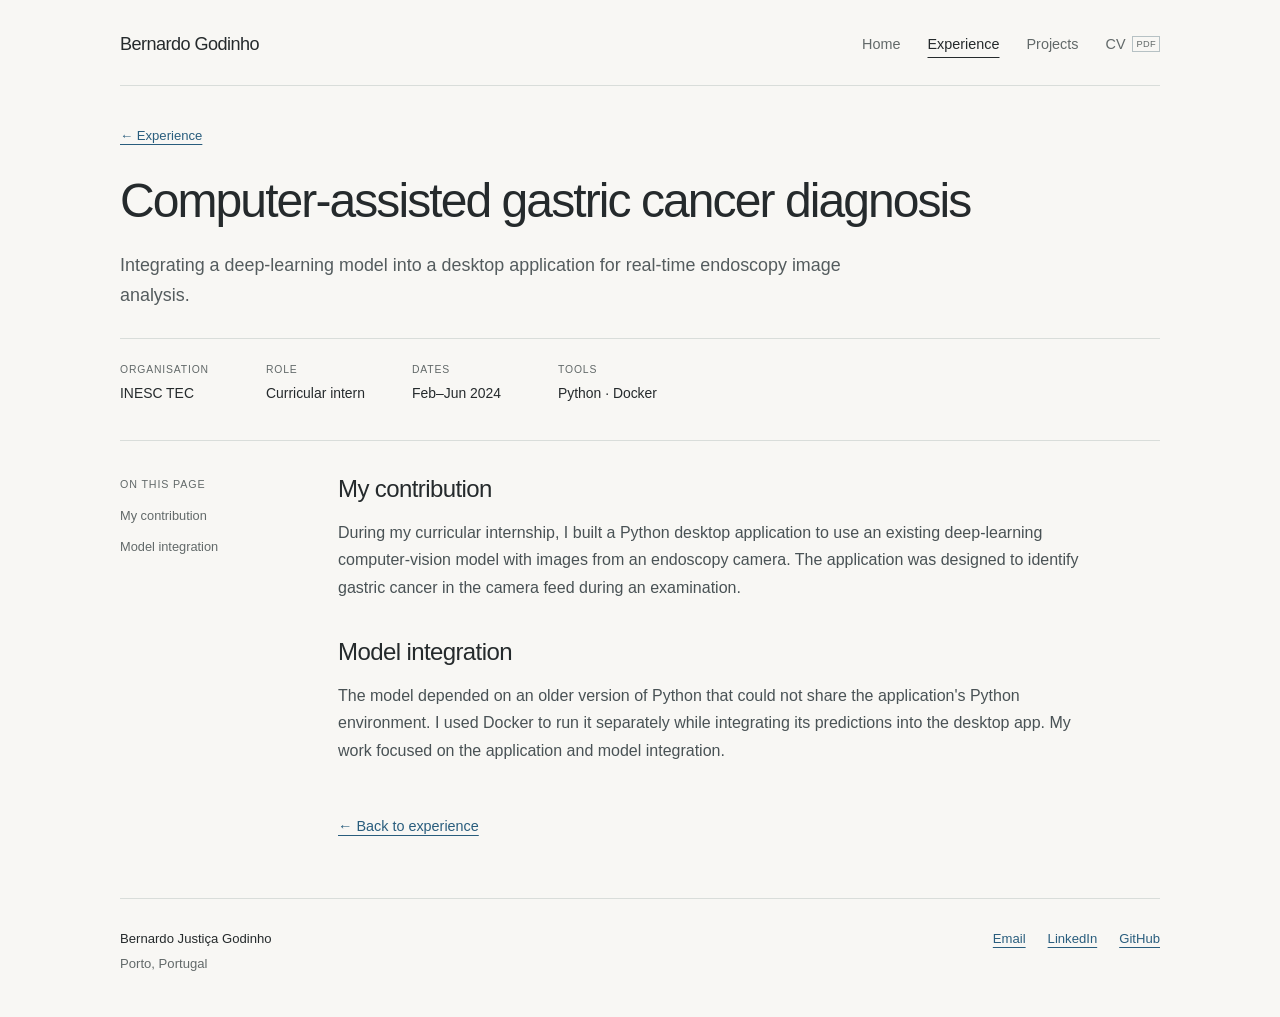
<file: experience/gastric-cancer/index.html>
<!doctype html>
<html lang="en">
  <head>
    <meta charset="utf-8">
    <meta name="viewport" content="width=device-width, initial-scale=1">
    <meta name="description" content="A Python desktop application integrating an existing deep-learning model for real-time endoscopy image analysis, with Docker isolating its Python environment.">
    <meta name="theme-color" content="#f8f7f4">
    <title>
      Computer-assisted gastric cancer diagnosis · Bernardo Godinho
    </title>
    <link rel="icon" href="../../assets/favicon.svg" type="image/svg+xml">
    <link rel="stylesheet" href="../../assets/styles.css">
  </head>
  <body>
    <a class="skip-link" href="#main">Skip to content</a>
    <header class="site-header shell">
      <a class="wordmark" href="../../index.html" aria-label="Bernardo Godinho, home">Bernardo Godinho</a>
      <nav aria-label="Main navigation">
        <a href="../../index.html">Home</a>
    <a href="../../experience/index.html" aria-current="page">Experience</a>
    <a href="../../projects/index.html">Projects</a>
    <a href="../../assets/documents/bernardo-godinho-cv.pdf">CV <span class="file-label">PDF</span></a>
      </nav>
    </header>

    <main id="main" class="shell">
      <header class="case-heading">
        <p class="breadcrumb">
          <a href="../../experience/index.html">← Experience</a>
        </p>
        <h1>
          Computer-assisted gastric cancer diagnosis
        </h1>
        <p class="lead">
          Integrating a deep-learning model into a desktop application for real-time endoscopy image
          analysis.
        </p>
        <dl class="case-meta">
          <div>
            <dt>
              Organisation
            </dt>
            <dd>
              INESC TEC
            </dd>
          </div>
          <div>
            <dt>
              Role
            </dt>
            <dd>
              Curricular intern
            </dd>
          </div>
          <div>
            <dt>
              Dates
            </dt>
            <dd>
              Feb–Jun 2024
            </dd>
          </div>
          <div>
            <dt>
              Tools
            </dt>
            <dd>
              Python · Docker
            </dd>
          </div>
        </dl>
      </header>

      <div class="case-layout">
        <aside class="case-nav" aria-label="On this page">
          <p>
            On this page
          </p>
          <a href="#contribution">My contribution</a><a href="#integration">Model integration</a>
        </aside>
        <article class="case-content" aria-label="Project details">
          <section id="contribution">
            <h2>
              My contribution
            </h2>
            <p>
              During my curricular internship, I built a Python desktop application to use an
              existing deep-learning computer-vision model with images from an endoscopy camera. The
              application was designed to identify gastric cancer in the camera feed during an
              examination.
            </p>
          </section>

          <section id="integration">
            <h2>
              Model integration
            </h2>
            <p>
              The model depended on an older version of Python that could not share the
              application's Python environment. I used Docker to run it separately while integrating
              its predictions into the desktop app. My work focused on the application and model
              integration.
            </p>
          </section>

          <a class="return-link" href="../../experience/index.html">← Back to experience</a>
        </article>

      </div>
    </main>
    <footer class="site-footer shell">
      <div>
        <a class="footer-name" href="../../index.html">Bernardo Justiça Godinho</a>
        <p>
          Porto, Portugal
        </p>
      </div>
      <div class="footer-links">
        <a href="mailto:bernardojusticagodinho@gmail.com">Email</a>
    <a href="https://www.linkedin.com/in/bernardo-godinho-79a141219/">LinkedIn</a>
    <a href="https://github.com/Bernardo-JG">GitHub</a>
      </div>
    </footer>

  </body>
</html>
</file>
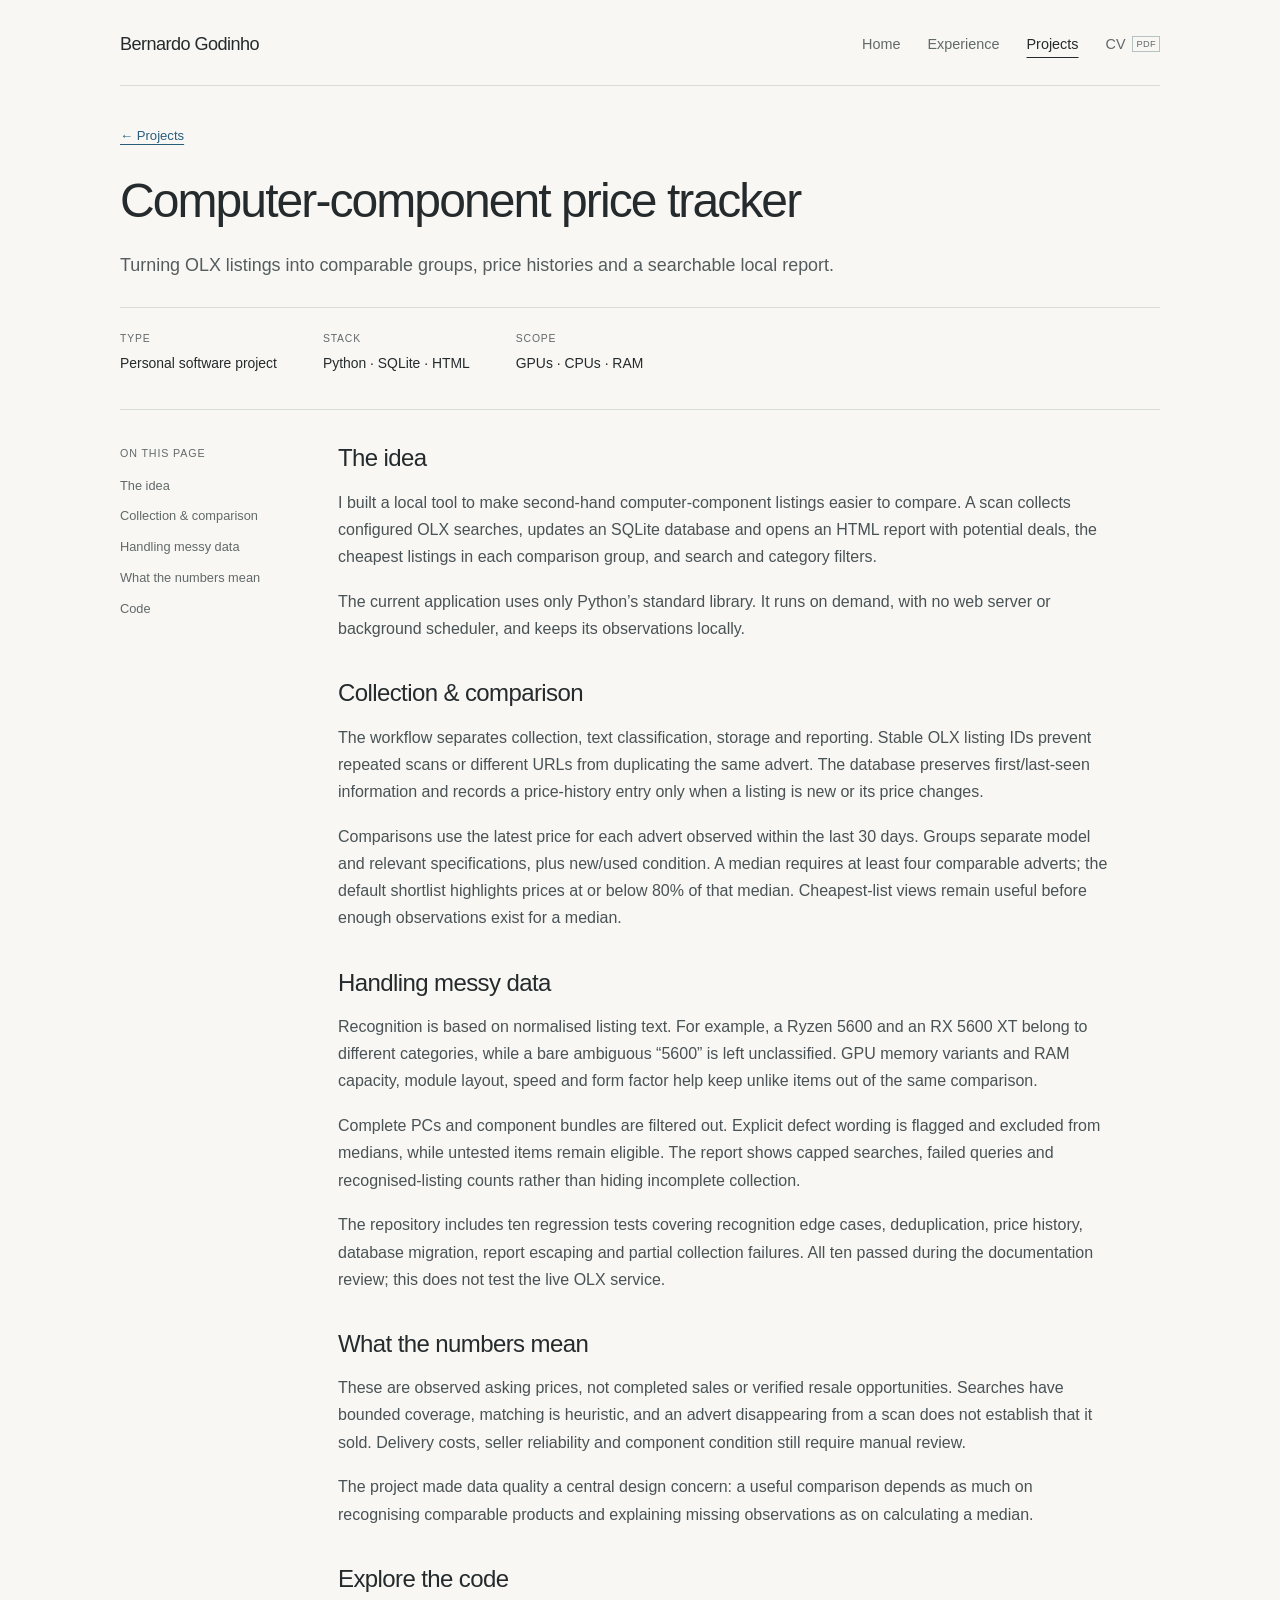
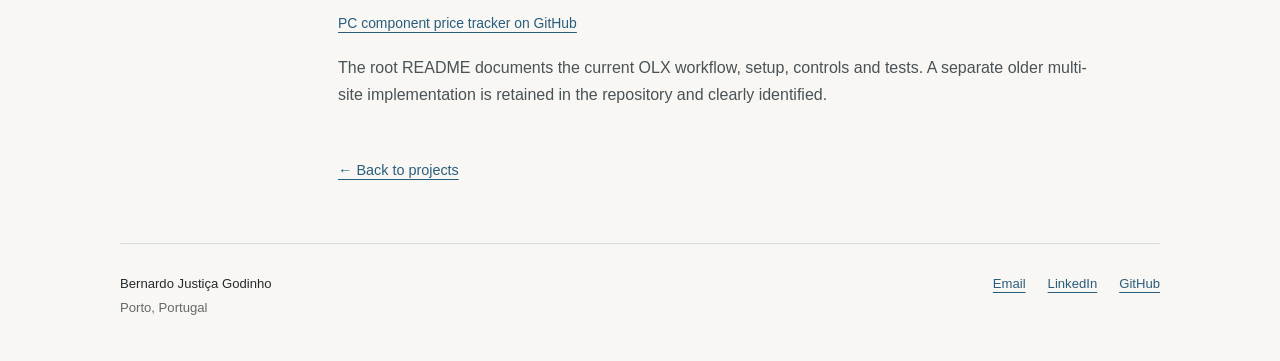
<file: projects/component-price-tracker/index.html>
<!doctype html>
<html lang="en">
  <head>
    <meta charset="utf-8">
    <meta name="viewport" content="width=device-width, initial-scale=1">
    <meta name="description" content="Collecting and comparing OLX asking prices for GPUs, CPUs and RAM.">
    <meta name="theme-color" content="#f8f7f4">
    <title>
      Computer-component price tracker · Bernardo Godinho
    </title>
    <link rel="icon" href="../../assets/favicon.svg" type="image/svg+xml">
    <link rel="stylesheet" href="../../assets/styles.css">
  </head>
  <body>
    <a class="skip-link" href="#main">Skip to content</a>
    <header class="site-header shell">
      <a class="wordmark" href="../../index.html" aria-label="Bernardo Godinho, home">Bernardo Godinho</a>
      <nav aria-label="Main navigation">
        <a href="../../index.html">Home</a>
    <a href="../../experience/index.html">Experience</a>
    <a href="../../projects/index.html" aria-current="page">Projects</a>
    <a href="../../assets/documents/bernardo-godinho-cv.pdf">CV <span class="file-label">PDF</span></a>
      </nav>
    </header>

    <main id="main" class="shell">
      <header class="case-heading">
        <p class="breadcrumb">
          <a href="../../projects/index.html">← Projects</a>
        </p>
        <h1>
          Computer-component price tracker
        </h1>
        <p class="lead">
          Turning OLX listings into comparable groups, price histories and a searchable local
          report.
        </p>
        <dl class="case-meta">
          <div>
            <dt>
              Type
            </dt>
            <dd>
              Personal software project
            </dd>
          </div>
          <div>
            <dt>
              Stack
            </dt>
            <dd>
              Python · SQLite · HTML
            </dd>
          </div>
          <div>
            <dt>
              Scope
            </dt>
            <dd>
              GPUs · CPUs · RAM
            </dd>
          </div>
        </dl>
      </header>

      <div class="case-layout">
        <aside class="case-nav" aria-label="On this page">
          <p>
            On this page
          </p>
          <a href="#idea">The idea</a><a href="#approach">Collection &amp; comparison</a><a href="#quality">Handling messy data</a><a href="#limitations">What the numbers mean</a><a href="#links">Code</a>
        </aside>
        <article class="case-content" aria-label="Project details">
          <section id="idea">
            <h2>
              The idea
            </h2>
            <p>
              I built a local tool to make second-hand computer-component listings easier to
              compare. A scan collects configured OLX searches, updates an SQLite database and opens
              an HTML report with potential deals, the cheapest listings in each comparison group,
              and search and category filters.
            </p>
            <p>
              The current application uses only Python’s standard library. It runs on demand, with
              no web server or background scheduler, and keeps its observations locally.
            </p>
          </section>

          <section id="approach">
            <h2>
              Collection &amp; comparison
            </h2>
            <p>
              The workflow separates collection, text classification, storage and reporting. Stable
              OLX listing IDs prevent repeated scans or different URLs from duplicating the same
              advert. The database preserves first/last-seen information and records a price-history
              entry only when a listing is new or its price changes.
            </p>
            <p>
              Comparisons use the latest price for each advert observed within the last 30 days.
              Groups separate model and relevant specifications, plus new/used condition. A median
              requires at least four comparable adverts; the default shortlist highlights prices at
              or below 80% of that median. Cheapest-list views remain useful before enough
              observations exist for a median.
            </p>
          </section>

          <section id="quality">
            <h2>
              Handling messy data
            </h2>
            <p>
              Recognition is based on normalised listing text. For example, a Ryzen 5600 and an RX
              5600 XT belong to different categories, while a bare ambiguous “5600” is left
              unclassified. GPU memory variants and RAM capacity, module layout, speed and form
              factor help keep unlike items out of the same comparison.
            </p>
            <p>
              Complete PCs and component bundles are filtered out. Explicit defect wording is
              flagged and excluded from medians, while untested items remain eligible. The report
              shows capped searches, failed queries and recognised-listing counts rather than hiding
              incomplete collection.
            </p>
            <p>
              The repository includes ten regression tests covering recognition edge cases,
              deduplication, price history, database migration, report escaping and partial
              collection failures. All ten passed during the documentation review; this does not
              test the live OLX service.
            </p>
          </section>

          <section id="limitations">
            <h2>
              What the numbers mean
            </h2>
            <p>
              These are observed asking prices, not completed sales or verified resale
              opportunities. Searches have bounded coverage, matching is heuristic, and an advert
              disappearing from a scan does not establish that it sold. Delivery costs, seller
              reliability and component condition still require manual review.
            </p>
            <p>
              The project made data quality a central design concern: a useful comparison depends as
              much on recognising comparable products and explaining missing observations as on
              calculating a median.
            </p>
          </section>

          <section id="links">
            <h2>
              Explore the code
            </h2>
            <p>
              <a class="text-link" href="https://github.com/Bernardo-JG/PC-component-price-tracker">PC component price tracker on GitHub</a>
            </p>
            <p>
              The root README documents the current OLX workflow, setup, controls and tests. A
              separate older multi-site implementation is retained in the repository and clearly
              identified.
            </p>
          </section>

          <a class="return-link" href="../../projects/index.html">← Back to projects</a>
        </article>

      </div>
    </main>
    <footer class="site-footer shell">
      <div>
        <a class="footer-name" href="../../index.html">Bernardo Justiça Godinho</a>
        <p>
          Porto, Portugal
        </p>
      </div>
      <div class="footer-links">
        <a href="mailto:bernardojusticagodinho@gmail.com">Email</a>
    <a href="https://www.linkedin.com/in/bernardo-godinho-79a141219/">LinkedIn</a>
    <a href="https://github.com/Bernardo-JG">GitHub</a>
      </div>
    </footer>

  </body>
</html>
</file>
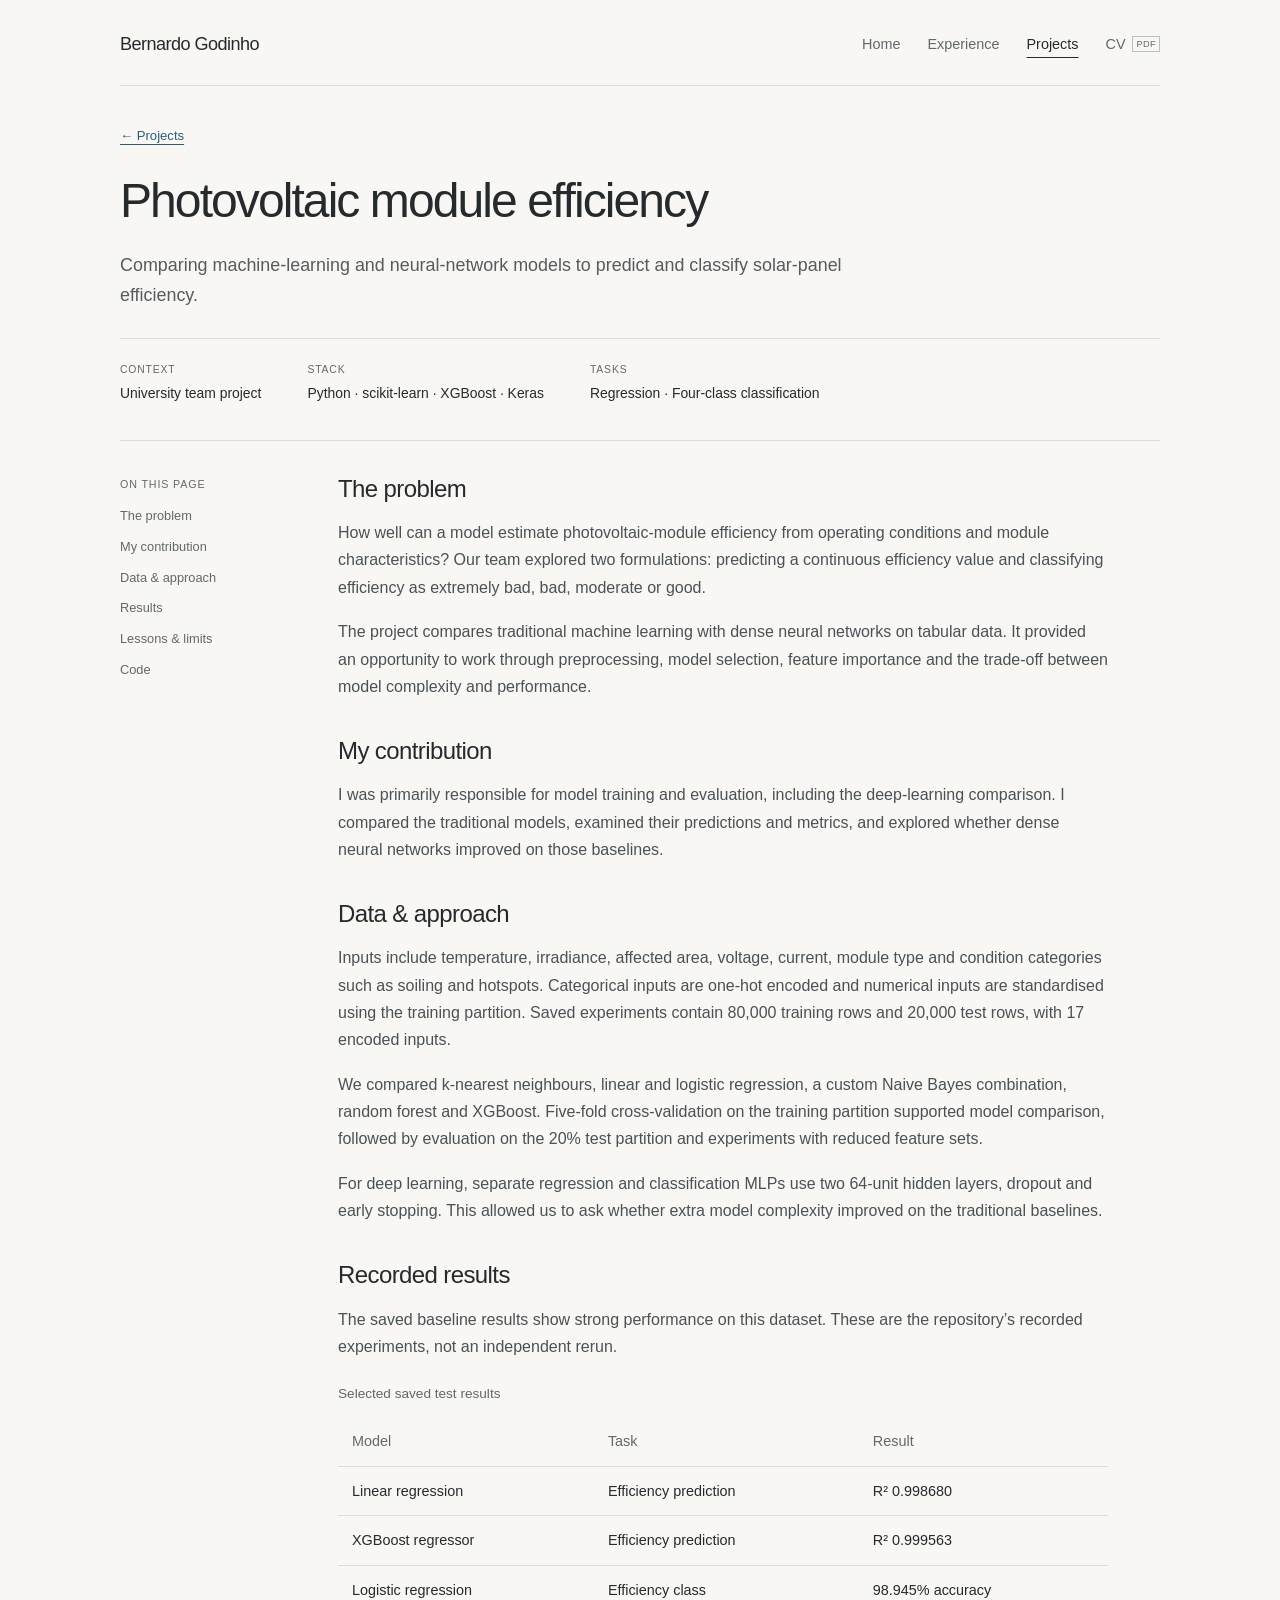
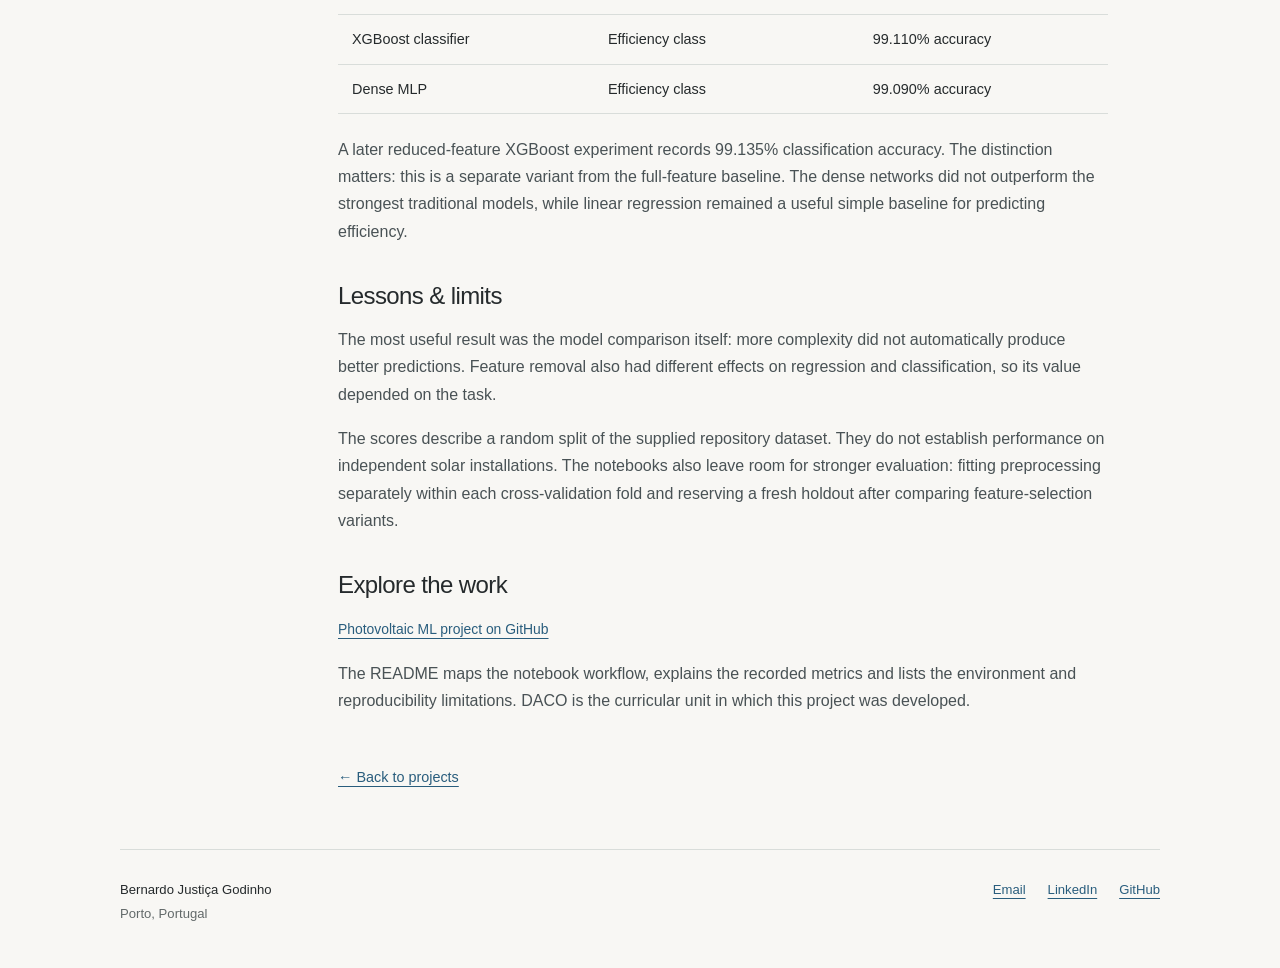
<file: projects/daco/index.html>
<!doctype html>
<html lang="en">
  <head>
    <meta charset="utf-8">
    <meta name="viewport" content="width=device-width, initial-scale=1">
    <meta name="description" content="A DACO course project comparing regression, classification and dense neural networks for photovoltaic-module efficiency.">
    <meta name="theme-color" content="#f8f7f4">
    <title>
      Photovoltaic module efficiency · Bernardo Godinho
    </title>
    <link rel="icon" href="../../assets/favicon.svg" type="image/svg+xml">
    <link rel="stylesheet" href="../../assets/styles.css">
  </head>
  <body>
    <a class="skip-link" href="#main">Skip to content</a>
    <header class="site-header shell">
      <a class="wordmark" href="../../index.html" aria-label="Bernardo Godinho, home">Bernardo Godinho</a>
      <nav aria-label="Main navigation">
        <a href="../../index.html">Home</a>
    <a href="../../experience/index.html">Experience</a>
    <a href="../../projects/index.html" aria-current="page">Projects</a>
    <a href="../../assets/documents/bernardo-godinho-cv.pdf">CV <span class="file-label">PDF</span></a>
      </nav>
    </header>

    <main id="main" class="shell">
      <header class="case-heading">
        <p class="breadcrumb">
          <a href="../../projects/index.html">← Projects</a>
        </p>
        <h1>
          Photovoltaic module efficiency
        </h1>
        <p class="lead">
          Comparing machine-learning and neural-network models to predict and classify solar-panel
          efficiency.
        </p>
        <dl class="case-meta">
          <div>
            <dt>
              Context
            </dt>
            <dd>
              University team project
            </dd>
          </div>
          <div>
            <dt>
              Stack
            </dt>
            <dd>
              Python · scikit-learn · XGBoost · Keras
            </dd>
          </div>
          <div>
            <dt>
              Tasks
            </dt>
            <dd>
              Regression · Four-class classification
            </dd>
          </div>
        </dl>
      </header>

      <div class="case-layout">
        <aside class="case-nav" aria-label="On this page">
          <p>
            On this page
          </p>
          <a href="#overview">The problem</a><a href="#contribution">My contribution</a><a href="#data">Data &amp; approach</a><a href="#results">Results</a><a href="#lessons">Lessons &amp; limits</a><a href="#links">Code</a>
        </aside>
        <article class="case-content" aria-label="Project details">
          <section id="overview">
            <h2>
              The problem
            </h2>
            <p>
              How well can a model estimate photovoltaic-module efficiency from operating conditions
              and module characteristics? Our team explored two formulations: predicting a
              continuous efficiency value and classifying efficiency as extremely bad, bad, moderate
              or good.
            </p>
            <p>
              The project compares traditional machine learning with dense neural networks on
              tabular data. It provided an opportunity to work through preprocessing, model
              selection, feature importance and the trade-off between model complexity and
              performance.
            </p>
          </section>

          <section id="contribution">
            <h2>
              My contribution
            </h2>
            <p>
              I was primarily responsible for model training and evaluation, including the
              deep-learning comparison. I compared the traditional models, examined their
              predictions and metrics, and explored whether dense neural networks improved on those
              baselines.
            </p>
          </section>

          <section id="data">
            <h2>
              Data &amp; approach
            </h2>
            <p>
              Inputs include temperature, irradiance, affected area, voltage, current, module type
              and condition categories such as soiling and hotspots. Categorical inputs are one-hot
              encoded and numerical inputs are standardised using the training partition. Saved
              experiments contain 80,000 training rows and 20,000 test rows, with 17 encoded inputs.
            </p>
            <p>
              We compared k-nearest neighbours, linear and logistic regression, a custom Naive Bayes
              combination, random forest and XGBoost. Five-fold cross-validation on the training
              partition supported model comparison, followed by evaluation on the 20% test partition
              and experiments with reduced feature sets.
            </p>
            <p>
              For deep learning, separate regression and classification MLPs use two 64-unit hidden
              layers, dropout and early stopping. This allowed us to ask whether extra model
              complexity improved on the traditional baselines.
            </p>
          </section>

          <section id="results">
            <h2>
              Recorded results
            </h2>
            <p>
              The saved baseline results show strong performance on this dataset. These are the
              repository’s recorded experiments, not an independent rerun.
            </p>
            <div class="table-scroll">
              <table class="results-table">
                <caption>
                  Selected saved test results
                </caption>
                <thead>
                  <tr>
                    <th scope="col">
                      Model
                    </th>
                    <th scope="col">
                      Task
                    </th>
                    <th scope="col">
                      Result
                    </th>
                  </tr>
                </thead>
                <tbody>
                  <tr>
                    <th scope="row">
                      Linear regression
                    </th>
                    <td>
                      Efficiency prediction
                    </td>
                    <td>
                      R² 0.998680
                    </td>
                  </tr>
                  <tr>
                    <th scope="row">
                      XGBoost regressor
                    </th>
                    <td>
                      Efficiency prediction
                    </td>
                    <td>
                      R² 0.999563
                    </td>
                  </tr>
                  <tr>
                    <th scope="row">
                      Logistic regression
                    </th>
                    <td>
                      Efficiency class
                    </td>
                    <td>
                      98.945% accuracy
                    </td>
                  </tr>
                  <tr>
                    <th scope="row">
                      XGBoost classifier
                    </th>
                    <td>
                      Efficiency class
                    </td>
                    <td>
                      99.110% accuracy
                    </td>
                  </tr>
                  <tr>
                    <th scope="row">
                      Dense MLP
                    </th>
                    <td>
                      Efficiency class
                    </td>
                    <td>
                      99.090% accuracy
                    </td>
                  </tr>
                </tbody>
              </table>
            </div>
            <p>
              A later reduced-feature XGBoost experiment records 99.135% classification accuracy.
              The distinction matters: this is a separate variant from the full-feature baseline.
              The dense networks did not outperform the strongest traditional models, while linear
              regression remained a useful simple baseline for predicting efficiency.
            </p>
          </section>

          <section id="lessons">
            <h2>
              Lessons &amp; limits
            </h2>
            <p>
              The most useful result was the model comparison itself: more complexity did not
              automatically produce better predictions. Feature removal also had different effects
              on regression and classification, so its value depended on the task.
            </p>
            <p>
              The scores describe a random split of the supplied repository dataset. They do not
              establish performance on independent solar installations. The notebooks also leave
              room for stronger evaluation: fitting preprocessing separately within each
              cross-validation fold and reserving a fresh holdout after comparing feature-selection
              variants.
            </p>
          </section>

          <section id="links">
            <h2>
              Explore the work
            </h2>
            <p>
              <a class="text-link" href="https://github.com/Bernardo-JG/Photovoltaic_ML_project">Photovoltaic ML project on GitHub</a>
            </p>
            <p>
              The README maps the notebook workflow, explains the recorded metrics and lists the
              environment and reproducibility limitations. DACO is the curricular unit in which this
              project was developed.
            </p>
          </section>

          <a class="return-link" href="../../projects/index.html">← Back to projects</a>
        </article>

      </div>
    </main>
    <footer class="site-footer shell">
      <div>
        <a class="footer-name" href="../../index.html">Bernardo Justiça Godinho</a>
        <p>
          Porto, Portugal
        </p>
      </div>
      <div class="footer-links">
        <a href="mailto:bernardojusticagodinho@gmail.com">Email</a>
    <a href="https://www.linkedin.com/in/bernardo-godinho-79a141219/">LinkedIn</a>
    <a href="https://github.com/Bernardo-JG">GitHub</a>
      </div>
    </footer>

  </body>
</html>
</file>
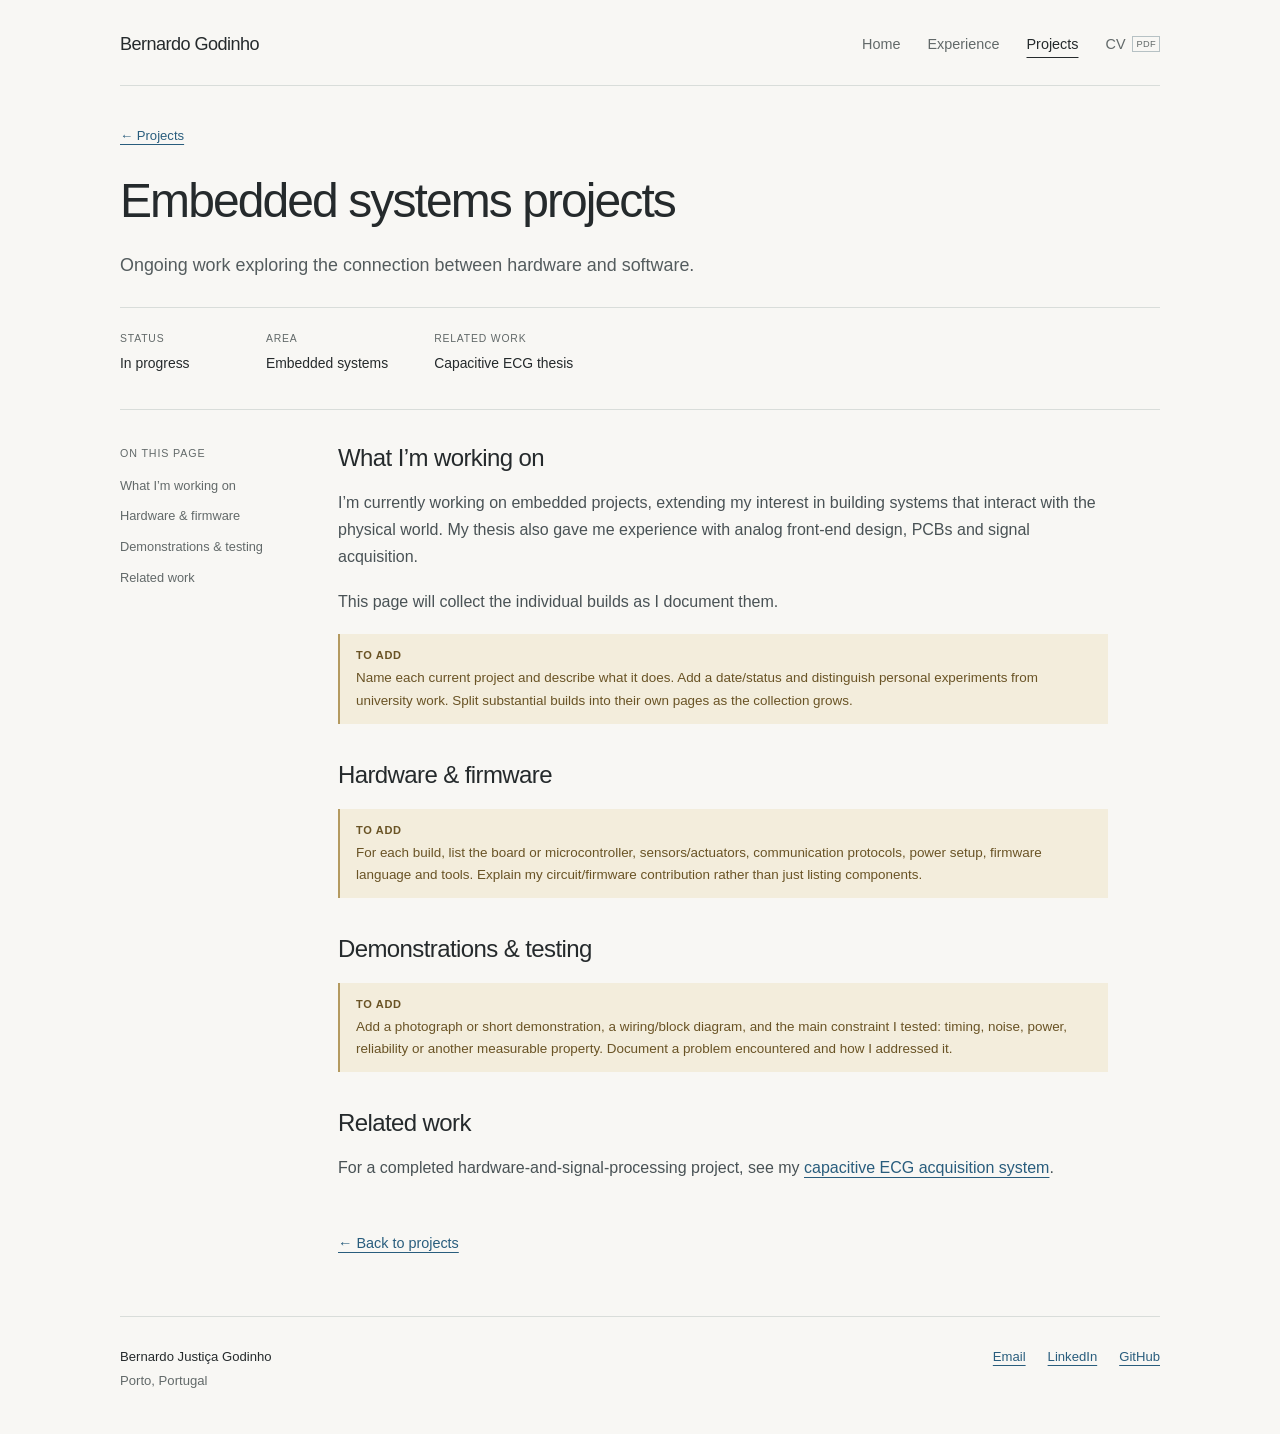
<file: projects/embedded-systems/index.html>
<!doctype html>
<html lang="en">
  <head>
    <meta charset="utf-8">
    <meta name="viewport" content="width=device-width, initial-scale=1">
    <meta name="description" content="Ongoing work exploring the connection between hardware and software.">
    <meta name="theme-color" content="#f8f7f4">
    <title>
      Embedded systems projects · Bernardo Godinho
    </title>
    <link rel="icon" href="../../assets/favicon.svg" type="image/svg+xml">
    <link rel="stylesheet" href="../../assets/styles.css">
  </head>
  <body>
    <a class="skip-link" href="#main">Skip to content</a>
    <header class="site-header shell">
      <a class="wordmark" href="../../index.html" aria-label="Bernardo Godinho, home">Bernardo Godinho</a>
      <nav aria-label="Main navigation">
        <a href="../../index.html">Home</a>
    <a href="../../experience/index.html">Experience</a>
    <a href="../../projects/index.html" aria-current="page">Projects</a>
    <a href="../../assets/documents/bernardo-godinho-cv.pdf">CV <span class="file-label">PDF</span></a>
      </nav>
    </header>

    <main id="main" class="shell">
      <header class="case-heading">
        <p class="breadcrumb">
          <a href="../../projects/index.html">← Projects</a>
        </p>
        <h1>
          Embedded systems projects
        </h1>
        <p class="lead">
          Ongoing work exploring the connection between hardware and software.
        </p>
        <dl class="case-meta">
          <div>
            <dt>
              Status
            </dt>
            <dd>
              In progress
            </dd>
          </div>
          <div>
            <dt>
              Area
            </dt>
            <dd>
              Embedded systems
            </dd>
          </div>
          <div>
            <dt>
              Related work
            </dt>
            <dd>
              Capacitive ECG thesis
            </dd>
          </div>
        </dl>
      </header>

      <div class="case-layout">
        <aside class="case-nav" aria-label="On this page">
          <p>
            On this page
          </p>
          <a href="#overview">What I’m working on</a><a href="#hardware">Hardware &amp; firmware</a><a href="#demonstration">Demonstrations &amp; testing</a><a href="#related">Related work</a>
        </aside>
        <article class="case-content" aria-label="Project details">
          <section id="overview">
            <h2>
              What I’m working on
            </h2>
            <p>
              I’m currently working on embedded projects, extending my interest in building systems
              that interact with the physical world. My thesis also gave me experience with analog
              front-end design, PCBs and signal acquisition.
            </p>
            <p>
              This page will collect the individual builds as I document them.
            </p>
            <aside class="edit-note">
              <strong>To add</strong>
              <p>
                Name each current project and describe what it does. Add a date/status and
                distinguish personal experiments from university work. Split substantial builds into
                their own pages as the collection grows.
              </p>
            </aside>
          </section>

          <section id="hardware">
            <h2>
              Hardware &amp; firmware
            </h2>
            <aside class="edit-note">
              <strong>To add</strong>
              <p>
                For each build, list the board or microcontroller, sensors/actuators, communication
                protocols, power setup, firmware language and tools. Explain my circuit/firmware
                contribution rather than just listing components.
              </p>
            </aside>
          </section>

          <section id="demonstration">
            <h2>
              Demonstrations &amp; testing
            </h2>
            <aside class="edit-note">
              <strong>To add</strong>
              <p>
                Add a photograph or short demonstration, a wiring/block diagram, and the main
                constraint I tested: timing, noise, power, reliability or another measurable
                property. Document a problem encountered and how I addressed it.
              </p>
            </aside>
          </section>

          <section id="related">
            <h2>
              Related work
            </h2>
            <p>
              For a completed hardware-and-signal-processing project, see my <a href="../../experience/capacitive-ecg/index.html">capacitive ECG acquisition system</a>.
            </p>
          </section>

          <a class="return-link" href="../../projects/index.html">← Back to projects</a>
        </article>

      </div>
    </main>
    <footer class="site-footer shell">
      <div>
        <a class="footer-name" href="../../index.html">Bernardo Justiça Godinho</a>
        <p>
          Porto, Portugal
        </p>
      </div>
      <div class="footer-links">
        <a href="mailto:bernardojusticagodinho@gmail.com">Email</a>
    <a href="https://www.linkedin.com/in/bernardo-godinho-79a141219/">LinkedIn</a>
    <a href="https://github.com/Bernardo-JG">GitHub</a>
      </div>
    </footer>

  </body>
</html>
</file>
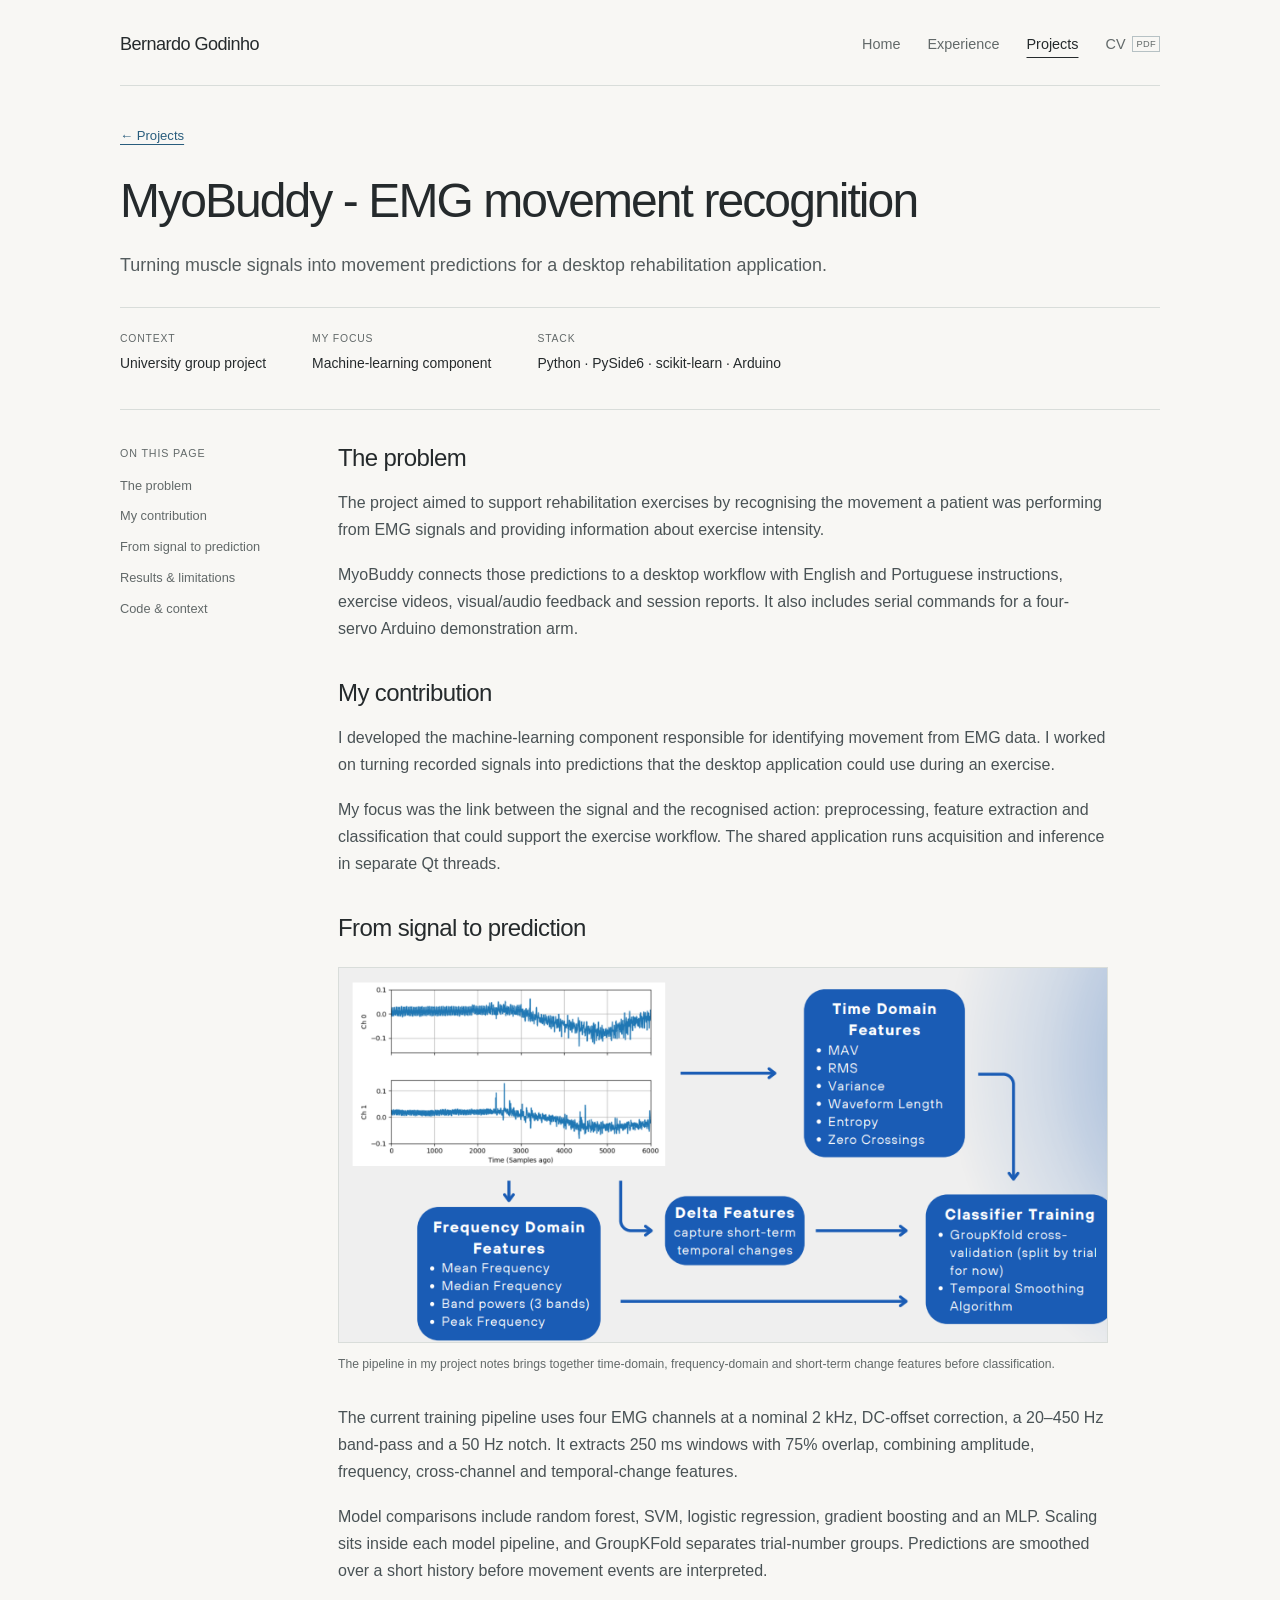
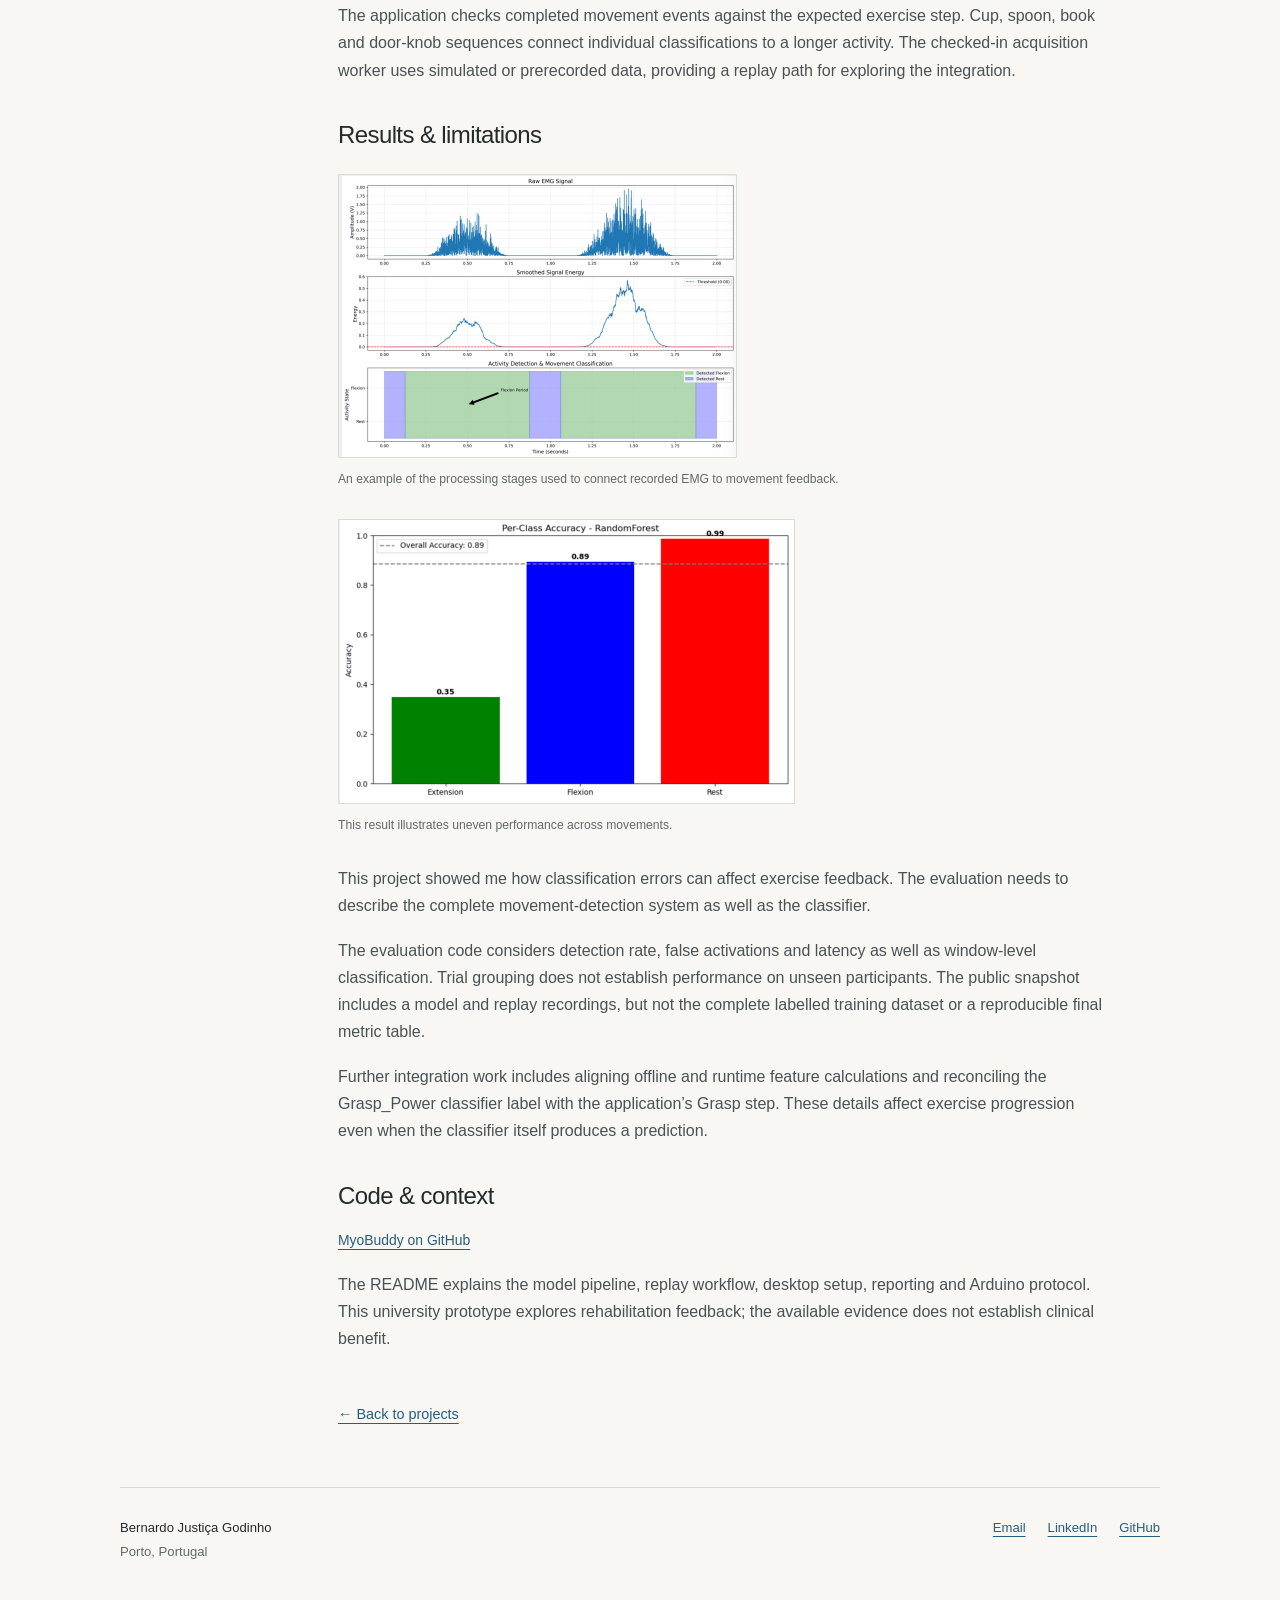
<file: projects/emg-rehabilitation/index.html>
<!doctype html>
<html lang="en">
  <head>
    <meta charset="utf-8">
    <meta name="viewport" content="width=device-width, initial-scale=1">
    <meta name="description" content="Turning muscle signals into movement predictions for a desktop rehabilitation application.">
    <meta name="theme-color" content="#f8f7f4">
    <title>
      MyoBuddy - EMG movement recognition · Bernardo Godinho
    </title>
    <link rel="icon" href="../../assets/favicon.svg" type="image/svg+xml">
    <link rel="stylesheet" href="../../assets/styles.css">
  </head>
  <body>
    <a class="skip-link" href="#main">Skip to content</a>
    <header class="site-header shell">
      <a class="wordmark" href="../../index.html" aria-label="Bernardo Godinho, home">Bernardo Godinho</a>
      <nav aria-label="Main navigation">
        <a href="../../index.html">Home</a>
    <a href="../../experience/index.html">Experience</a>
    <a href="../../projects/index.html" aria-current="page">Projects</a>
    <a href="../../assets/documents/bernardo-godinho-cv.pdf">CV <span class="file-label">PDF</span></a>
      </nav>
    </header>

    <main id="main" class="shell">
      <header class="case-heading">
        <p class="breadcrumb">
          <a href="../../projects/index.html">← Projects</a>
        </p>
        <h1>
          MyoBuddy - EMG movement recognition
        </h1>
        <p class="lead">
          Turning muscle signals into movement predictions for a desktop rehabilitation application.
        </p>
        <dl class="case-meta">
          <div>
            <dt>
              Context
            </dt>
            <dd>
              University group project
            </dd>
          </div>
          <div>
            <dt>
              My focus
            </dt>
            <dd>
              Machine-learning component
            </dd>
          </div>
          <div>
            <dt>
              Stack
            </dt>
            <dd>
              Python · PySide6 · scikit-learn · Arduino
            </dd>
          </div>
        </dl>
      </header>

      <div class="case-layout">
        <aside class="case-nav" aria-label="On this page">
          <p>
            On this page
          </p>
          <a href="#problem">The problem</a><a href="#contribution">My contribution</a><a href="#pipeline">From signal to prediction</a><a href="#results">Results &amp; limitations</a><a href="#links">Code &amp; context</a>
        </aside>
        <article class="case-content" aria-label="Project details">
          <section id="problem">
            <h2>
              The problem
            </h2>
            <p>
              The project aimed to support rehabilitation exercises by recognising the movement a
              patient was performing from EMG signals and providing information about exercise
              intensity.
            </p>
            <p>
              MyoBuddy connects those predictions to a desktop workflow with English and Portuguese
              instructions, exercise videos, visual/audio feedback and session reports. It also
              includes serial commands for a four-servo Arduino demonstration arm.
            </p>
          </section>

          <section id="contribution">
            <h2>
              My contribution
            </h2>
            <p>
              I developed the machine-learning component responsible for identifying movement from
              EMG data. I worked on turning recorded signals into predictions that the desktop
              application could use during an exercise.
            </p>
            <p>
              My focus was the link between the signal and the recognised action: preprocessing,
              feature extraction and classification that could support the exercise workflow. The
              shared application runs acquisition and inference in separate Qt threads.
            </p>
          </section>

          <section id="pipeline">
            <h2>
              From signal to prediction
            </h2>
            <figure>
              <a href="../../assets/images/emg-pipeline.png"><img src="../../assets/images/emg-pipeline.png" alt="Diagram of time-domain, frequency-domain and delta feature extraction followed by classifier training." loading="lazy"></a>
              <figcaption>
                The pipeline in my project notes brings together time-domain, frequency-domain and
                short-term change features before classification.
              </figcaption>
            </figure>
            <p>
              The current training pipeline uses four EMG channels at a nominal 2 kHz, DC-offset
              correction, a 20–450 Hz band-pass and a 50 Hz notch. It extracts 250 ms windows with
              75% overlap, combining amplitude, frequency, cross-channel and temporal-change
              features.
            </p>
            <p>
              Model comparisons include random forest, SVM, logistic regression, gradient boosting
              and an MLP. Scaling sits inside each model pipeline, and GroupKFold separates
              trial-number groups. Predictions are smoothed over a short history before movement
              events are interpreted.
            </p>
            <p>
              The application checks completed movement events against the expected exercise step.
              Cup, spoon, book and door-knob sequences connect individual classifications to a
              longer activity. The checked-in acquisition worker uses simulated or prerecorded data,
              providing a replay path for exploring the integration.
            </p>
          </section>

          <section id="results">
            <h2>
              Results &amp; limitations
            </h2>
            <figure>
              <a href="../../assets/images/emg-signals.png"><img src="../../assets/images/emg-signals.png" alt="Example EMG trace, smoothed signal energy and activity detection with movement classifications." loading="lazy"></a>
              <figcaption>
                An example of the processing stages used to connect recorded EMG to movement
                feedback.
              </figcaption>
            </figure>
            <figure>
              <a href="../../assets/images/emg-results.png"><img src="../../assets/images/emg-results.png" alt="Class-level accuracy chart showing lower extensor performance than flexor and rest." loading="lazy"></a>
              <figcaption>
                This result illustrates uneven performance across movements.
              </figcaption>
            </figure>
            <p>
              This project showed me how classification errors can affect exercise feedback. The
              evaluation needs to describe the complete movement-detection system as well as the
              classifier.
            </p>
            <p>
              The evaluation code considers detection rate, false activations and latency as well as
              window-level classification. Trial grouping does not establish performance on unseen
              participants. The public snapshot includes a model and replay recordings, but not the
              complete labelled training dataset or a reproducible final metric table.
            </p>
            <p>
              Further integration work includes aligning offline and runtime feature calculations
              and reconciling the Grasp_Power classifier label with the application’s Grasp step.
              These details affect exercise progression even when the classifier itself produces a
              prediction.
            </p>
          </section>

          <section id="links">
            <h2>
              Code &amp; context
            </h2>
            <p>
              <a class="text-link" href="https://github.com/Bernardo-JG/MyoBuddy">MyoBuddy on GitHub</a>
            </p>
            <p>
              The README explains the model pipeline, replay workflow, desktop setup, reporting and
              Arduino protocol. This university prototype explores rehabilitation feedback; the
              available evidence does not establish clinical benefit.
            </p>
          </section>

          <a class="return-link" href="../../projects/index.html">← Back to projects</a>
        </article>

      </div>
    </main>
    <footer class="site-footer shell">
      <div>
        <a class="footer-name" href="../../index.html">Bernardo Justiça Godinho</a>
        <p>
          Porto, Portugal
        </p>
      </div>
      <div class="footer-links">
        <a href="mailto:bernardojusticagodinho@gmail.com">Email</a>
    <a href="https://www.linkedin.com/in/bernardo-godinho-79a141219/">LinkedIn</a>
    <a href="https://github.com/Bernardo-JG">GitHub</a>
      </div>
    </footer>

  </body>
</html>
</file>
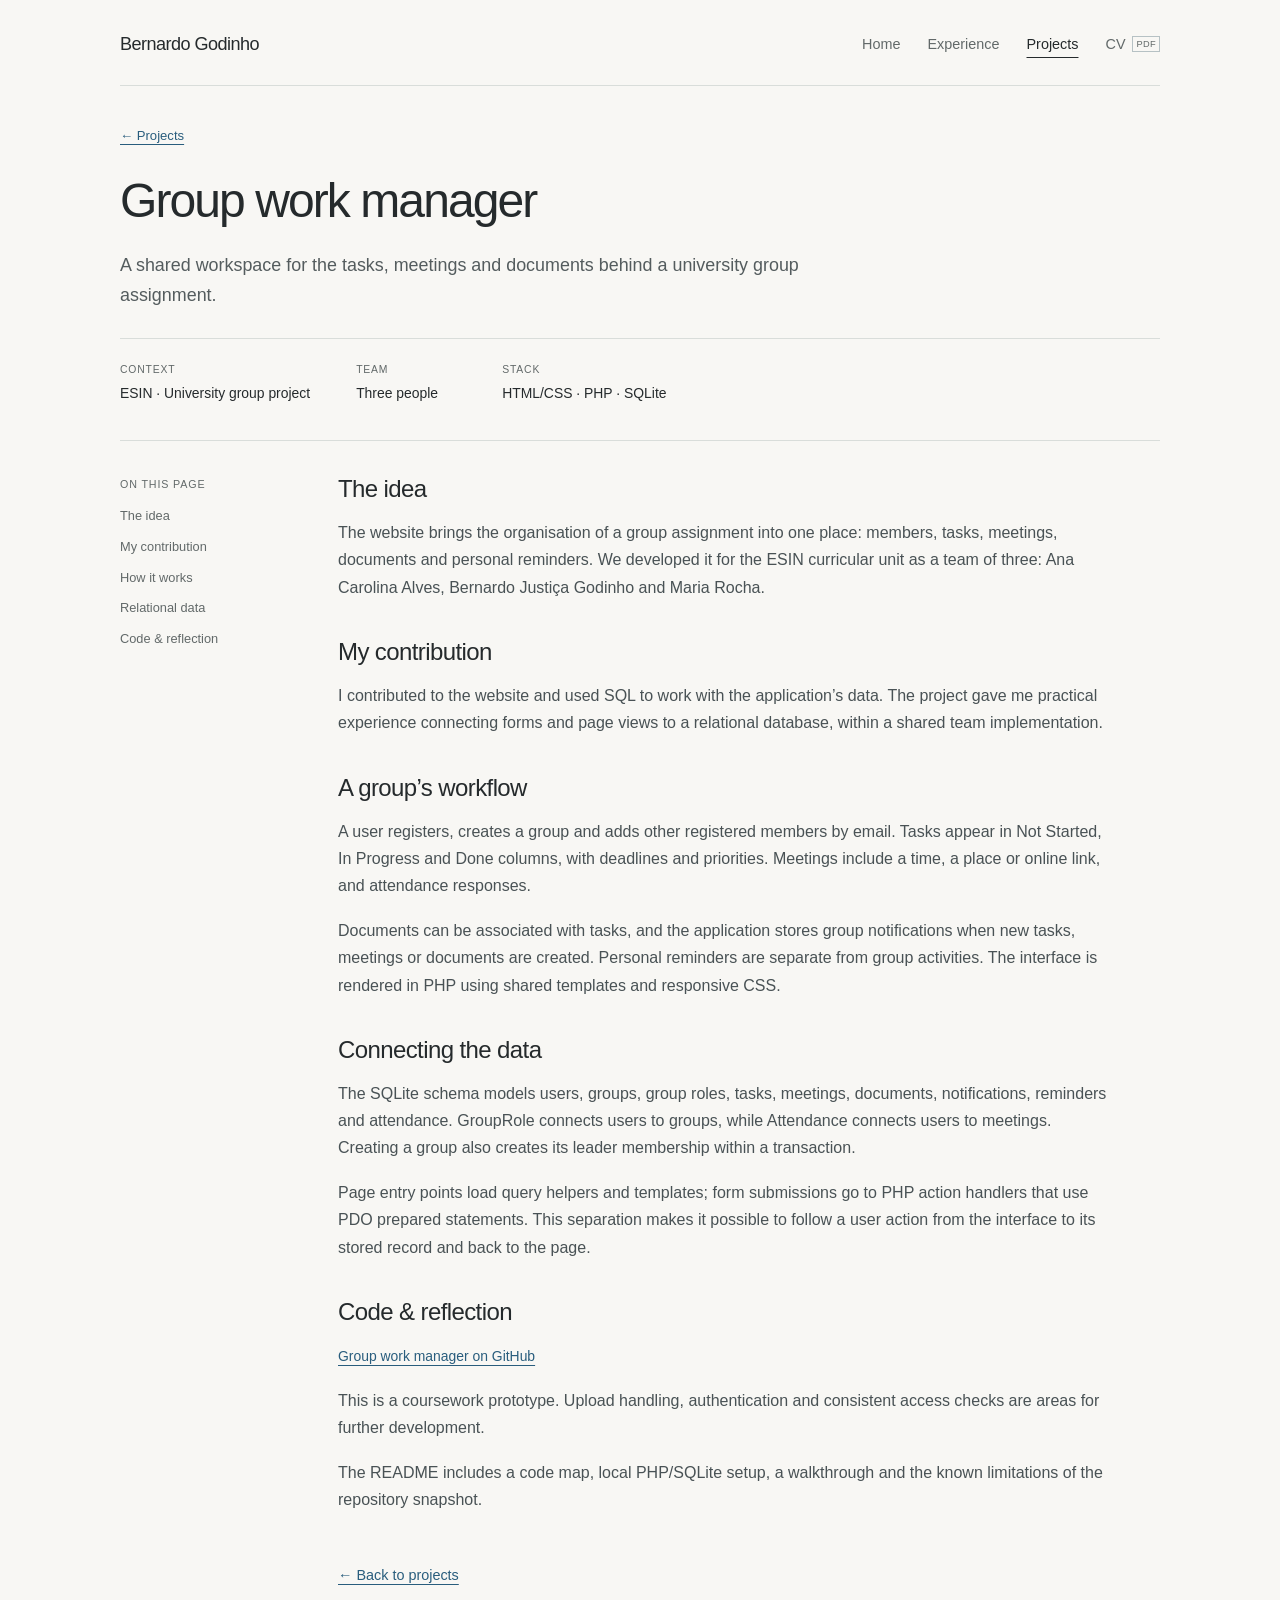
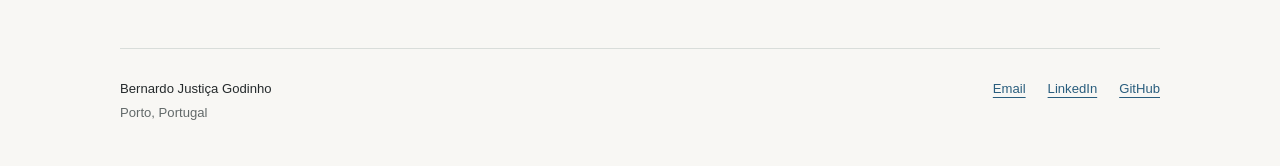
<file: projects/group-work-manager/index.html>
<!doctype html>
<html lang="en">
  <head>
    <meta charset="utf-8">
    <meta name="viewport" content="width=device-width, initial-scale=1">
    <meta name="description" content="A web application for organising group assignments, tasks and meetings.">
    <meta name="theme-color" content="#f8f7f4">
    <title>
      Group work manager · Bernardo Godinho
    </title>
    <link rel="icon" href="../../assets/favicon.svg" type="image/svg+xml">
    <link rel="stylesheet" href="../../assets/styles.css">
  </head>
  <body>
    <a class="skip-link" href="#main">Skip to content</a>
    <header class="site-header shell">
      <a class="wordmark" href="../../index.html" aria-label="Bernardo Godinho, home">Bernardo Godinho</a>
      <nav aria-label="Main navigation">
        <a href="../../index.html">Home</a>
    <a href="../../experience/index.html">Experience</a>
    <a href="../../projects/index.html" aria-current="page">Projects</a>
    <a href="../../assets/documents/bernardo-godinho-cv.pdf">CV <span class="file-label">PDF</span></a>
      </nav>
    </header>

    <main id="main" class="shell">
      <header class="case-heading">
        <p class="breadcrumb">
          <a href="../../projects/index.html">← Projects</a>
        </p>
        <h1>
          Group work manager
        </h1>
        <p class="lead">
          A shared workspace for the tasks, meetings and documents behind a university group
          assignment.
        </p>
        <dl class="case-meta">
          <div>
            <dt>
              Context
            </dt>
            <dd>
              ESIN · University group project
            </dd>
          </div>
          <div>
            <dt>
              Team
            </dt>
            <dd>
              Three people
            </dd>
          </div>
          <div>
            <dt>
              Stack
            </dt>
            <dd>
              HTML/CSS · PHP · SQLite
            </dd>
          </div>
        </dl>
      </header>

      <div class="case-layout">
        <aside class="case-nav" aria-label="On this page">
          <p>
            On this page
          </p>
          <a href="#idea">The idea</a><a href="#contribution">My contribution</a><a href="#application">How it works</a><a href="#data">Relational data</a><a href="#links">Code &amp; reflection</a>
        </aside>
        <article class="case-content" aria-label="Project details">
          <section id="idea">
            <h2>
              The idea
            </h2>
            <p>
              The website brings the organisation of a group assignment into one place: members,
              tasks, meetings, documents and personal reminders. We developed it for the ESIN
              curricular unit as a team of three: Ana Carolina Alves, Bernardo Justiça Godinho and
              Maria Rocha.
            </p>
          </section>

          <section id="contribution">
            <h2>
              My contribution
            </h2>
            <p>
              I contributed to the website and used SQL to work with the application’s data. The
              project gave me practical experience connecting forms and page views to a relational
              database, within a shared team implementation.
            </p>
          </section>

          <section id="application">
            <h2>
              A group’s workflow
            </h2>
            <p>
              A user registers, creates a group and adds other registered members by email. Tasks
              appear in Not Started, In Progress and Done columns, with deadlines and priorities.
              Meetings include a time, a place or online link, and attendance responses.
            </p>
            <p>
              Documents can be associated with tasks, and the application stores group notifications
              when new tasks, meetings or documents are created. Personal reminders are separate
              from group activities. The interface is rendered in PHP using shared templates and
              responsive CSS.
            </p>
          </section>

          <section id="data">
            <h2>
              Connecting the data
            </h2>
            <p>
              The SQLite schema models users, groups, group roles, tasks, meetings, documents,
              notifications, reminders and attendance. GroupRole connects users to groups, while
              Attendance connects users to meetings. Creating a group also creates its leader
              membership within a transaction.
            </p>
            <p>
              Page entry points load query helpers and templates; form submissions go to PHP action
              handlers that use PDO prepared statements. This separation makes it possible to follow
              a user action from the interface to its stored record and back to the page.
            </p>
          </section>

          <section id="links">
            <h2>
              Code &amp; reflection
            </h2>
            <p>
              <a class="text-link" href="https://github.com/Bernardo-JG/Group-work-manager">Group work manager on GitHub</a>
            </p>
            <p>
              This is a coursework prototype. Upload handling, authentication and consistent access
              checks are areas for further development.
            </p>
            <p>
              The README includes a code map, local PHP/SQLite setup, a walkthrough and the known
              limitations of the repository snapshot.
            </p>
          </section>

          <a class="return-link" href="../../projects/index.html">← Back to projects</a>
        </article>

      </div>
    </main>
    <footer class="site-footer shell">
      <div>
        <a class="footer-name" href="../../index.html">Bernardo Justiça Godinho</a>
        <p>
          Porto, Portugal
        </p>
      </div>
      <div class="footer-links">
        <a href="mailto:bernardojusticagodinho@gmail.com">Email</a>
    <a href="https://www.linkedin.com/in/bernardo-godinho-79a141219/">LinkedIn</a>
    <a href="https://github.com/Bernardo-JG">GitHub</a>
      </div>
    </footer>

  </body>
</html>
</file>
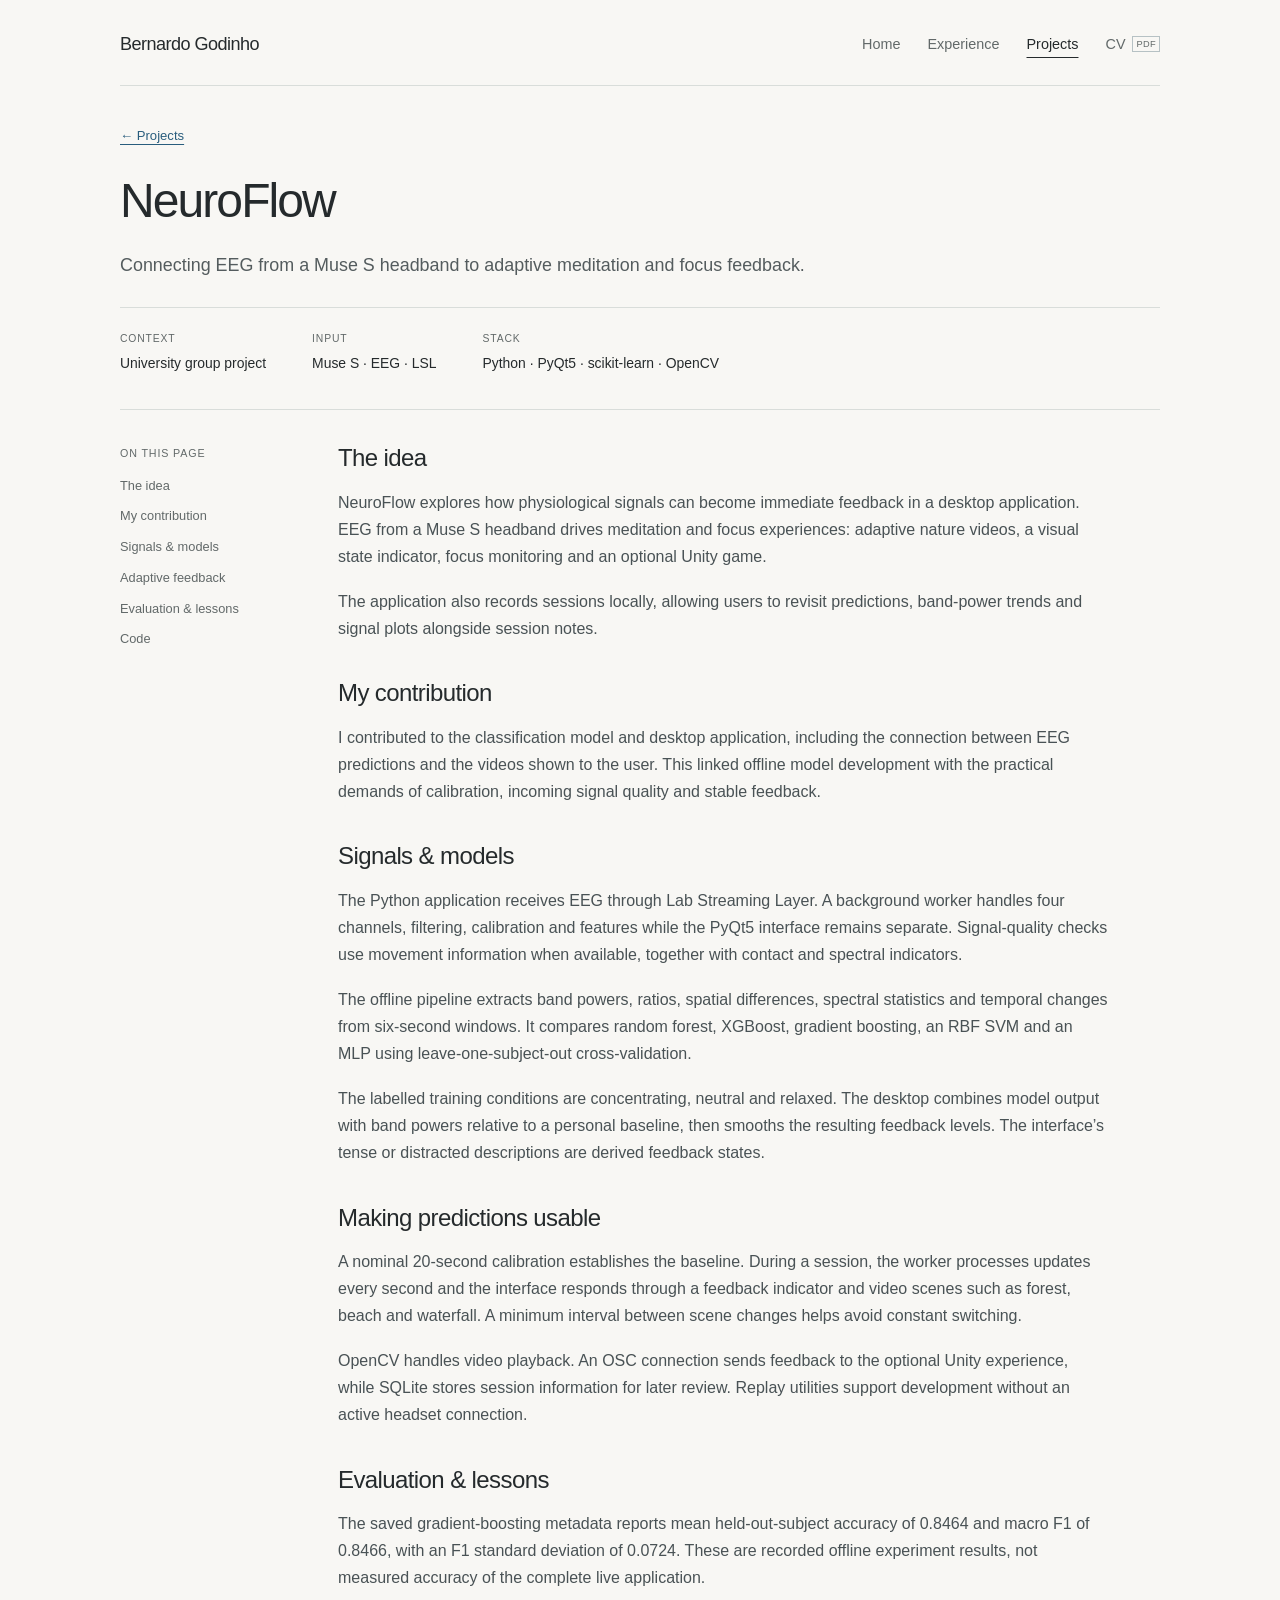
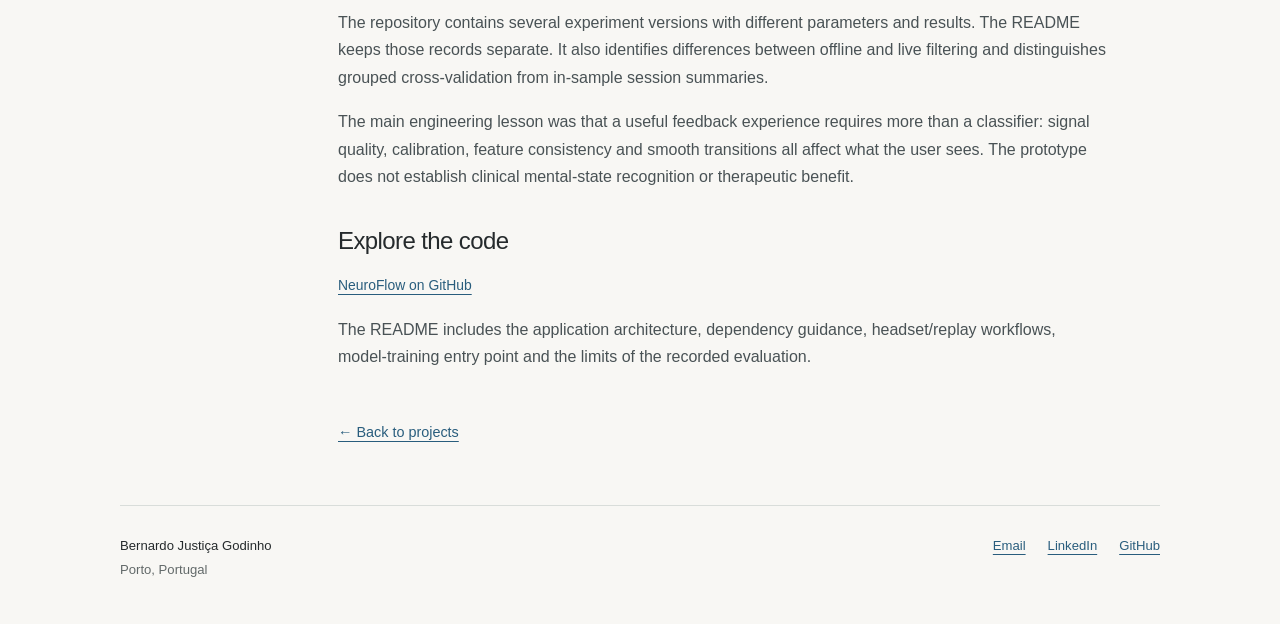
<file: projects/neuroflow/index.html>
<!doctype html>
<html lang="en">
  <head>
    <meta charset="utf-8">
    <meta name="viewport" content="width=device-width, initial-scale=1">
    <meta name="description" content="A Python desktop application connecting Muse S EEG to adaptive meditation, focus feedback and session history.">
    <meta name="theme-color" content="#f8f7f4">
    <title>
      NeuroFlow · Bernardo Godinho
    </title>
    <link rel="icon" href="../../assets/favicon.svg" type="image/svg+xml">
    <link rel="stylesheet" href="../../assets/styles.css">
  </head>
  <body>
    <a class="skip-link" href="#main">Skip to content</a>
    <header class="site-header shell">
      <a class="wordmark" href="../../index.html" aria-label="Bernardo Godinho, home">Bernardo Godinho</a>
      <nav aria-label="Main navigation">
        <a href="../../index.html">Home</a>
    <a href="../../experience/index.html">Experience</a>
    <a href="../../projects/index.html" aria-current="page">Projects</a>
    <a href="../../assets/documents/bernardo-godinho-cv.pdf">CV <span class="file-label">PDF</span></a>
      </nav>
    </header>

    <main id="main" class="shell">
      <header class="case-heading">
        <p class="breadcrumb">
          <a href="../../projects/index.html">← Projects</a>
        </p>
        <h1>
          NeuroFlow
        </h1>
        <p class="lead">
          Connecting EEG from a Muse S headband to adaptive meditation and focus feedback.
        </p>
        <dl class="case-meta">
          <div>
            <dt>
              Context
            </dt>
            <dd>
              University group project
            </dd>
          </div>
          <div>
            <dt>
              Input
            </dt>
            <dd>
              Muse S · EEG · LSL
            </dd>
          </div>
          <div>
            <dt>
              Stack
            </dt>
            <dd>
              Python · PyQt5 · scikit-learn · OpenCV
            </dd>
          </div>
        </dl>
      </header>

      <div class="case-layout">
        <aside class="case-nav" aria-label="On this page">
          <p>
            On this page
          </p>
          <a href="#idea">The idea</a><a href="#contribution">My contribution</a><a href="#method">Signals &amp; models</a><a href="#feedback">Adaptive feedback</a><a href="#evaluation">Evaluation &amp; lessons</a><a href="#links">Code</a>
        </aside>
        <article class="case-content" aria-label="Project details">
          <section id="idea">
            <h2>
              The idea
            </h2>
            <p>
              NeuroFlow explores how physiological signals can become immediate feedback in a
              desktop application. EEG from a Muse S headband drives meditation and focus
              experiences: adaptive nature videos, a visual state indicator, focus monitoring and an
              optional Unity game.
            </p>
            <p>
              The application also records sessions locally, allowing users to revisit predictions,
              band-power trends and signal plots alongside session notes.
            </p>
          </section>

          <section id="contribution">
            <h2>
              My contribution
            </h2>
            <p>
              I contributed to the classification model and desktop application, including the
              connection between EEG predictions and the videos shown to the user. This linked
              offline model development with the practical demands of calibration, incoming signal
              quality and stable feedback.
            </p>
          </section>

          <section id="method">
            <h2>
              Signals &amp; models
            </h2>
            <p>
              The Python application receives EEG through Lab Streaming Layer. A background worker
              handles four channels, filtering, calibration and features while the PyQt5 interface
              remains separate. Signal-quality checks use movement information when available,
              together with contact and spectral indicators.
            </p>
            <p>
              The offline pipeline extracts band powers, ratios, spatial differences, spectral
              statistics and temporal changes from six-second windows. It compares random forest,
              XGBoost, gradient boosting, an RBF SVM and an MLP using leave-one-subject-out
              cross-validation.
            </p>
            <p>
              The labelled training conditions are concentrating, neutral and relaxed. The desktop
              combines model output with band powers relative to a personal baseline, then smooths
              the resulting feedback levels. The interface’s tense or distracted descriptions are
              derived feedback states.
            </p>
          </section>

          <section id="feedback">
            <h2>
              Making predictions usable
            </h2>
            <p>
              A nominal 20-second calibration establishes the baseline. During a session, the worker
              processes updates every second and the interface responds through a feedback indicator
              and video scenes such as forest, beach and waterfall. A minimum interval between scene
              changes helps avoid constant switching.
            </p>
            <p>
              OpenCV handles video playback. An OSC connection sends feedback to the optional Unity
              experience, while SQLite stores session information for later review. Replay utilities
              support development without an active headset connection.
            </p>
          </section>

          <section id="evaluation">
            <h2>
              Evaluation &amp; lessons
            </h2>
            <p>
              The saved gradient-boosting metadata reports mean held-out-subject accuracy of 0.8464
              and macro F1 of 0.8466, with an F1 standard deviation of 0.0724. These are recorded
              offline experiment results, not measured accuracy of the complete live application.
            </p>
            <p>
              The repository contains several experiment versions with different parameters and
              results. The README keeps those records separate. It also identifies differences
              between offline and live filtering and distinguishes grouped cross-validation from
              in-sample session summaries.
            </p>
            <p>
              The main engineering lesson was that a useful feedback experience requires more than a
              classifier: signal quality, calibration, feature consistency and smooth transitions
              all affect what the user sees. The prototype does not establish clinical mental-state
              recognition or therapeutic benefit.
            </p>
          </section>

          <section id="links">
            <h2>
              Explore the code
            </h2>
            <p>
              <a class="text-link" href="https://github.com/Bernardo-JG/NeuroFlow">NeuroFlow on GitHub</a>
            </p>
            <p>
              The README includes the application architecture, dependency guidance, headset/replay
              workflows, model-training entry point and the limits of the recorded evaluation.
            </p>
          </section>

          <a class="return-link" href="../../projects/index.html">← Back to projects</a>
        </article>

      </div>
    </main>
    <footer class="site-footer shell">
      <div>
        <a class="footer-name" href="../../index.html">Bernardo Justiça Godinho</a>
        <p>
          Porto, Portugal
        </p>
      </div>
      <div class="footer-links">
        <a href="mailto:bernardojusticagodinho@gmail.com">Email</a>
    <a href="https://www.linkedin.com/in/bernardo-godinho-79a141219/">LinkedIn</a>
    <a href="https://github.com/Bernardo-JG">GitHub</a>
      </div>
    </footer>

  </body>
</html>
</file>
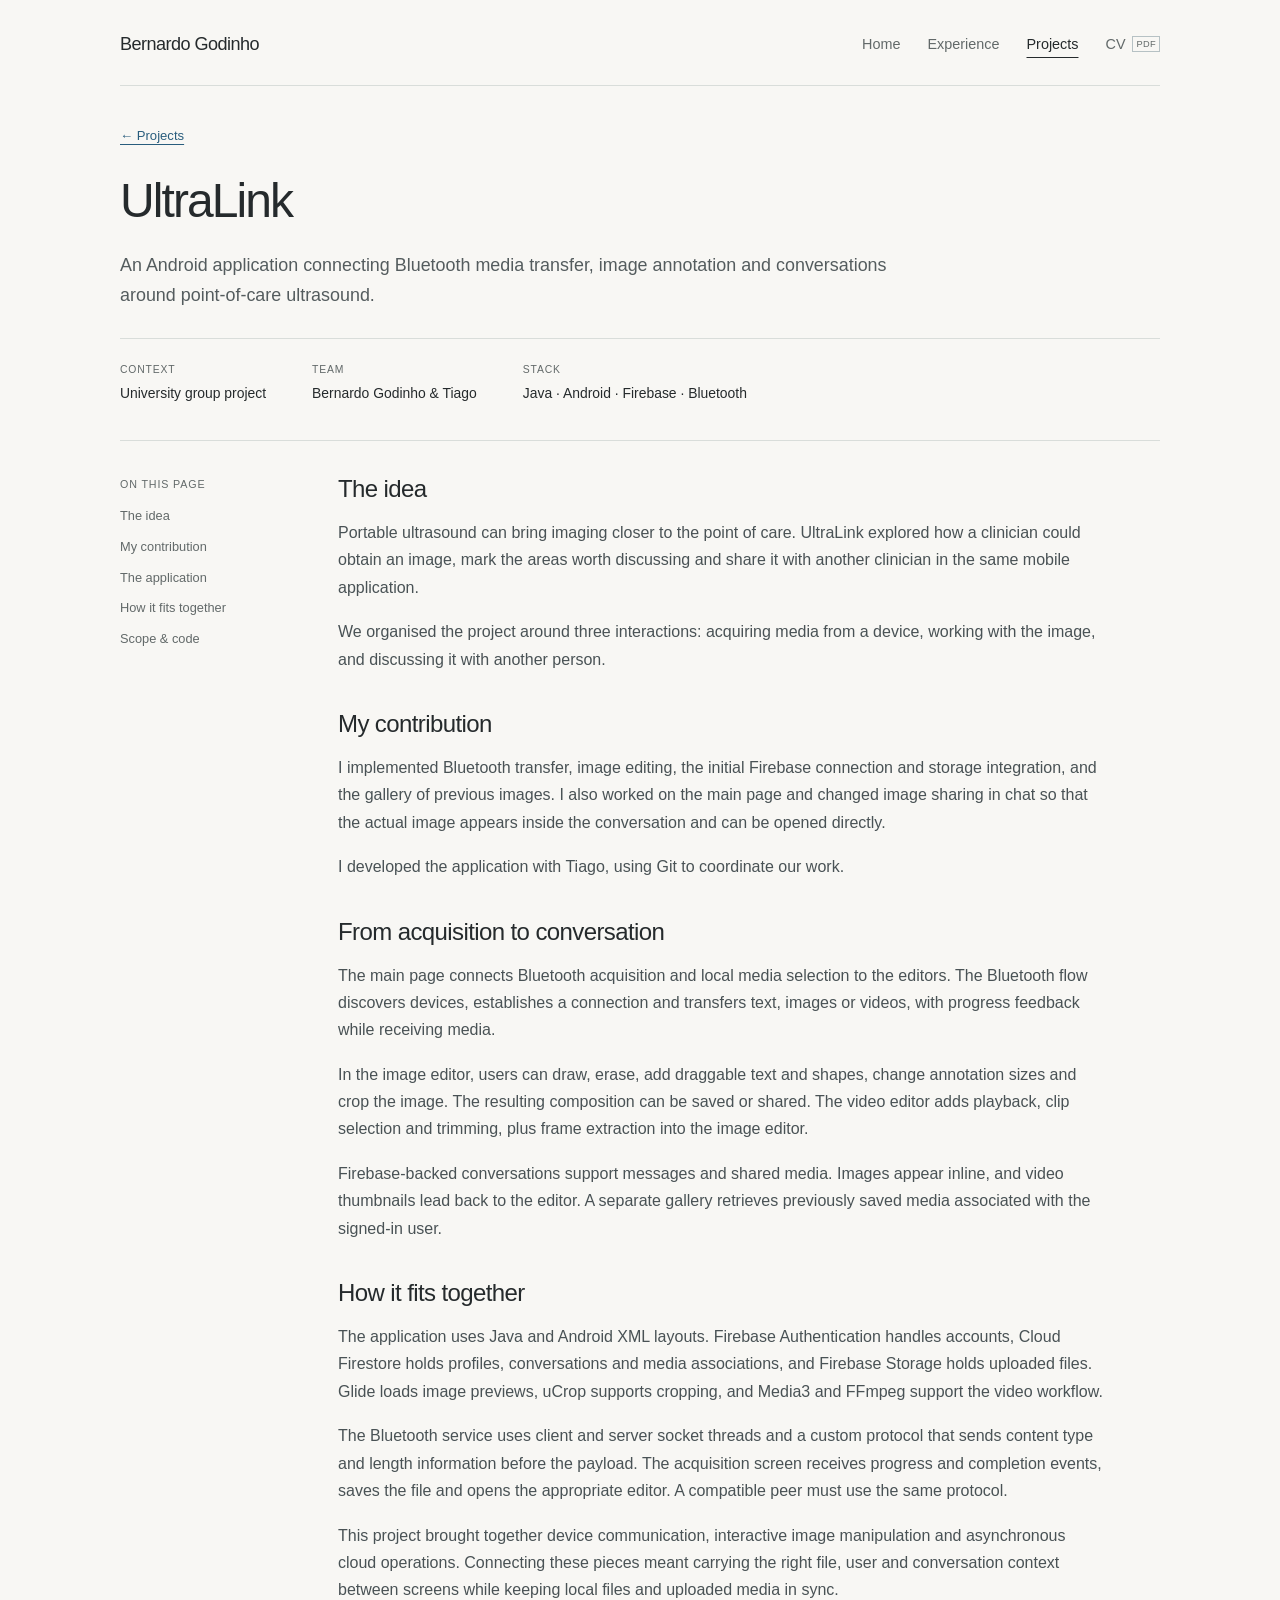
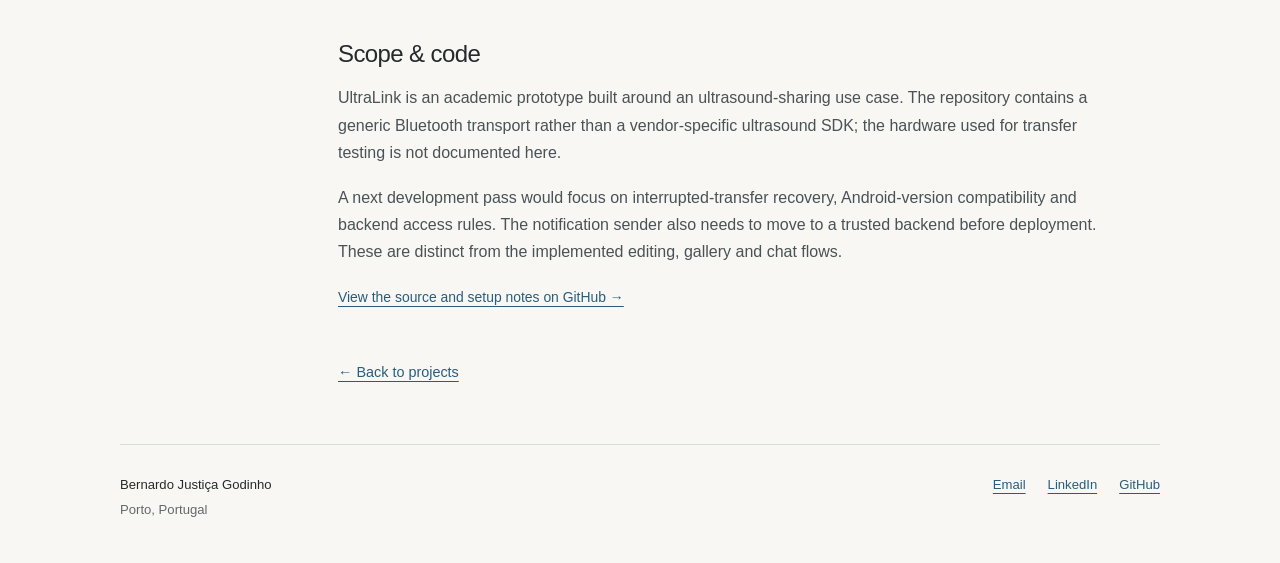
<file: projects/ultralink/index.html>
<!doctype html>
<html lang="en">
  <head>
    <meta charset="utf-8">
    <meta name="viewport" content="width=device-width, initial-scale=1">
    <meta name="description" content="An Android prototype for Bluetooth media transfer, image annotation, galleries and conversations around point-of-care ultrasound.">
    <meta name="theme-color" content="#f8f7f4">
    <title>
      UltraLink · Bernardo Godinho
    </title>
    <link rel="icon" href="../../assets/favicon.svg" type="image/svg+xml">
    <link rel="stylesheet" href="../../assets/styles.css">
  </head>
  <body>
    <a class="skip-link" href="#main">Skip to content</a>
    <header class="site-header shell">
      <a class="wordmark" href="../../index.html" aria-label="Bernardo Godinho, home">Bernardo Godinho</a>
      <nav aria-label="Main navigation">
        <a href="../../index.html">Home</a>
    <a href="../../experience/index.html">Experience</a>
    <a href="../../projects/index.html" aria-current="page">Projects</a>
    <a href="../../assets/documents/bernardo-godinho-cv.pdf">CV <span class="file-label">PDF</span></a>
      </nav>
    </header>

    <main id="main" class="shell">
      <header class="case-heading">
        <p class="breadcrumb">
          <a href="../../projects/index.html">← Projects</a>
        </p>
        <h1>
          UltraLink
        </h1>
        <p class="lead">
          An Android application connecting Bluetooth media transfer, image annotation and
          conversations around point-of-care ultrasound.
        </p>
        <dl class="case-meta">
          <div>
            <dt>
              Context
            </dt>
            <dd>
              University group project
            </dd>
          </div>
          <div>
            <dt>
              Team
            </dt>
            <dd>
              Bernardo Godinho &amp; Tiago
            </dd>
          </div>
          <div>
            <dt>
              Stack
            </dt>
            <dd>
              Java · Android · Firebase · Bluetooth
            </dd>
          </div>
        </dl>
      </header>

      <div class="case-layout">
        <aside class="case-nav" aria-label="On this page">
          <p>
            On this page
          </p>
          <a href="#idea">The idea</a><a href="#contribution">My contribution</a><a href="#application">The application</a><a href="#architecture">How it fits together</a><a href="#reflection">Scope &amp; code</a>
        </aside>
        <article class="case-content" aria-label="Project details">
          <section id="idea">
            <h2>
              The idea
            </h2>
            <p>
              Portable ultrasound can bring imaging closer to the point of care. UltraLink explored
              how a clinician could obtain an image, mark the areas worth discussing and share it
              with another clinician in the same mobile application.
            </p>
            <p>
              We organised the project around three interactions: acquiring media from a device,
              working with the image, and discussing it with another person.
            </p>
          </section>

          <section id="contribution">
            <h2>
              My contribution
            </h2>
            <p>
              I implemented Bluetooth transfer, image editing, the initial Firebase connection and
              storage integration, and the gallery of previous images. I also worked on the main
              page and changed image sharing in chat so that the actual image appears inside the
              conversation and can be opened directly.
            </p>
            <p>
              I developed the application with Tiago, using Git to coordinate our work.
            </p>
          </section>

          <section id="application">
            <h2>
              From acquisition to conversation
            </h2>
            <p>
              The main page connects Bluetooth acquisition and local media selection to the editors.
              The Bluetooth flow discovers devices, establishes a connection and transfers text,
              images or videos, with progress feedback while receiving media.
            </p>
            <p>
              In the image editor, users can draw, erase, add draggable text and shapes, change
              annotation sizes and crop the image. The resulting composition can be saved or shared.
              The video editor adds playback, clip selection and trimming, plus frame extraction
              into the image editor.
            </p>
            <p>
              Firebase-backed conversations support messages and shared media. Images appear inline,
              and video thumbnails lead back to the editor. A separate gallery retrieves previously
              saved media associated with the signed-in user.
            </p>
          </section>

          <section id="architecture">
            <h2>
              How it fits together
            </h2>
            <p>
              The application uses Java and Android XML layouts. Firebase Authentication handles
              accounts, Cloud Firestore holds profiles, conversations and media associations, and
              Firebase Storage holds uploaded files. Glide loads image previews, uCrop supports
              cropping, and Media3 and FFmpeg support the video workflow.
            </p>
            <p>
              The Bluetooth service uses client and server socket threads and a custom protocol that
              sends content type and length information before the payload. The acquisition screen
              receives progress and completion events, saves the file and opens the appropriate
              editor. A compatible peer must use the same protocol.
            </p>
            <p>
              This project brought together device communication, interactive image manipulation and
              asynchronous cloud operations. Connecting these pieces meant carrying the right file,
              user and conversation context between screens while keeping local files and uploaded
              media in sync.
            </p>
          </section>

          <section id="reflection">
            <h2>
              Scope &amp; code
            </h2>
            <p>
              UltraLink is an academic prototype built around an ultrasound-sharing use case. The
              repository contains a generic Bluetooth transport rather than a vendor-specific
              ultrasound SDK; the hardware used for transfer testing is not documented here.
            </p>
            <p>
              A next development pass would focus on interrupted-transfer recovery, Android-version
              compatibility and backend access rules. The notification sender also needs to move to
              a trusted backend before deployment. These are distinct from the implemented editing,
              gallery and chat flows.
            </p>
            <p>
              <a class="text-link" href="https://github.com/Bernardo-JG/UltraLink">View the source and setup notes on GitHub →</a>
            </p>
          </section>

          <a class="return-link" href="../../projects/index.html">← Back to projects</a>
        </article>

      </div>
    </main>
    <footer class="site-footer shell">
      <div>
        <a class="footer-name" href="../../index.html">Bernardo Justiça Godinho</a>
        <p>
          Porto, Portugal
        </p>
      </div>
      <div class="footer-links">
        <a href="mailto:bernardojusticagodinho@gmail.com">Email</a>
    <a href="https://www.linkedin.com/in/bernardo-godinho-79a141219/">LinkedIn</a>
    <a href="https://github.com/Bernardo-JG">GitHub</a>
      </div>
    </footer>

  </body>
</html>
</file>
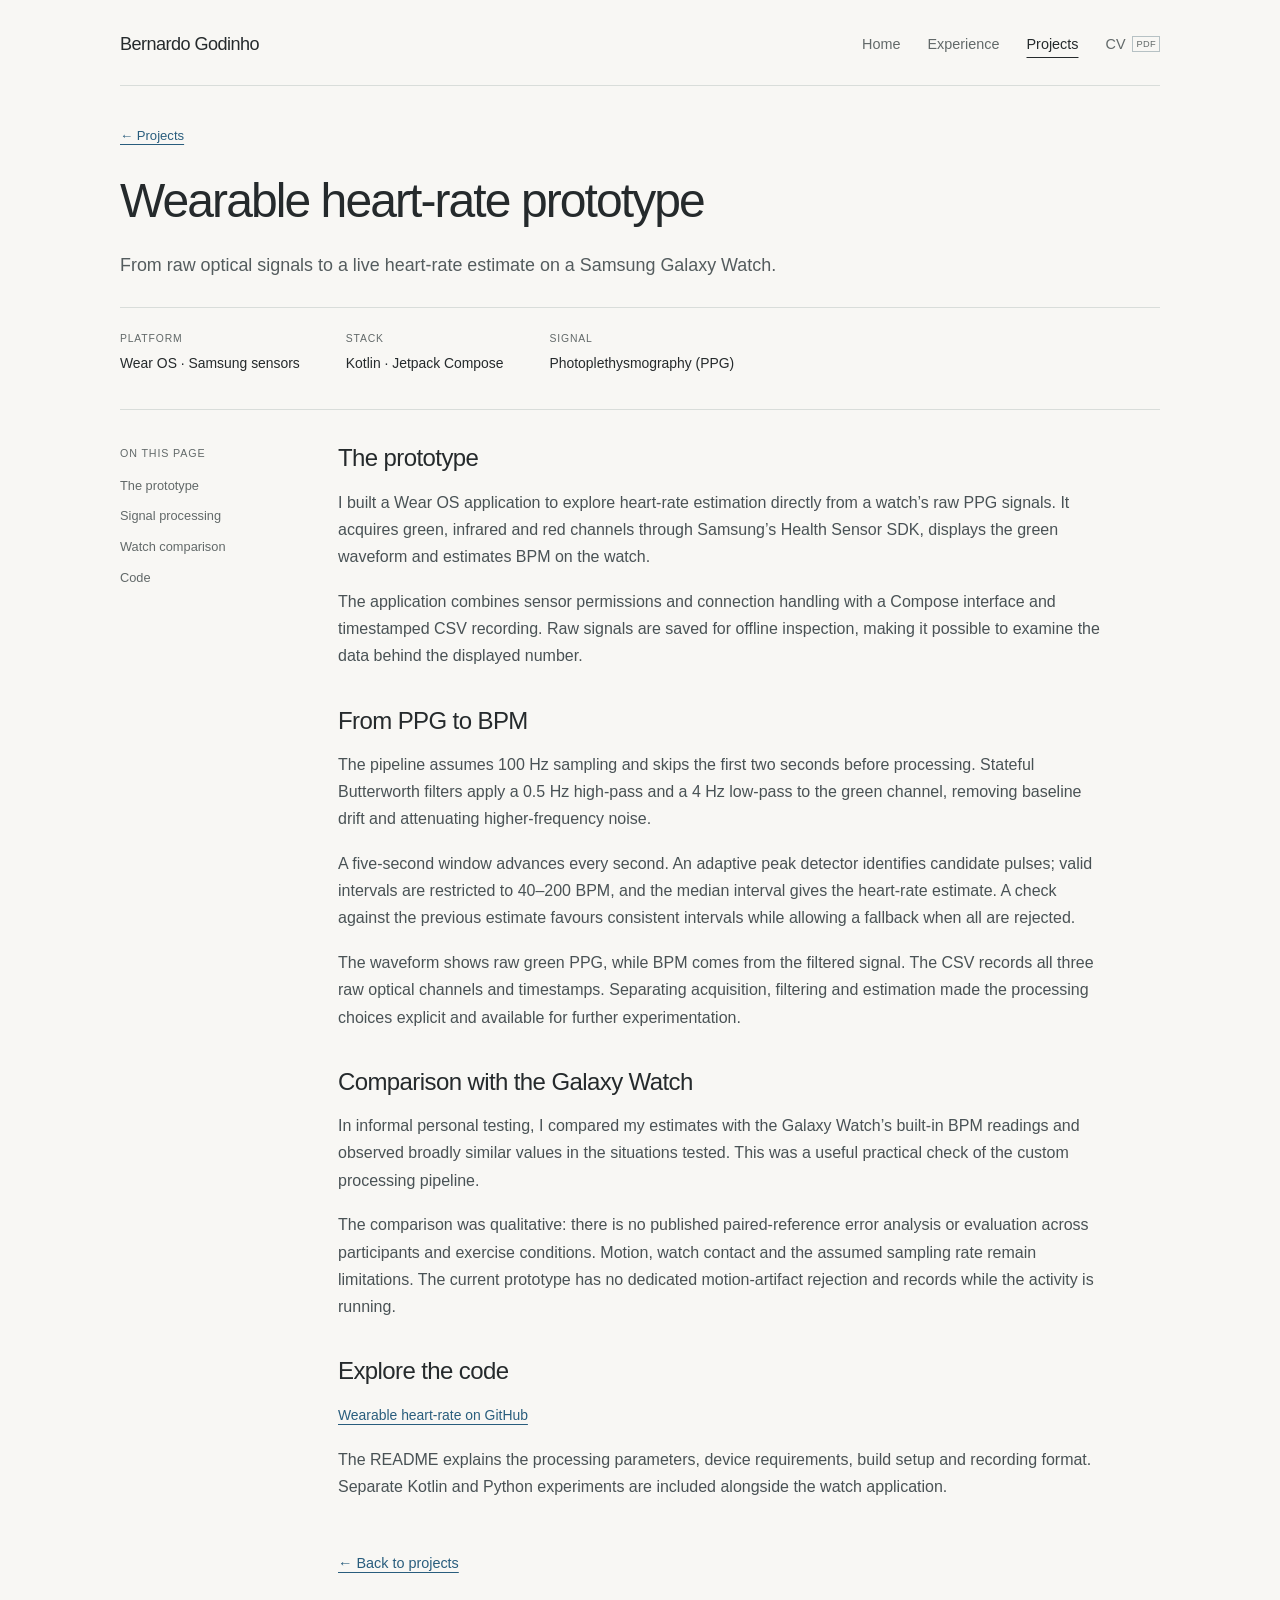
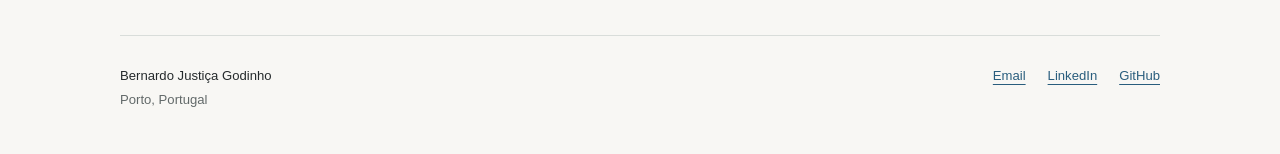
<file: projects/wearable-heart-rate/index.html>
<!doctype html>
<html lang="en">
  <head>
    <meta charset="utf-8">
    <meta name="viewport" content="width=device-width, initial-scale=1">
    <meta name="description" content="Recording PPG signals and estimating heart rate in a Wear OS application.">
    <meta name="theme-color" content="#f8f7f4">
    <title>
      Wearable heart-rate prototype · Bernardo Godinho
    </title>
    <link rel="icon" href="../../assets/favicon.svg" type="image/svg+xml">
    <link rel="stylesheet" href="../../assets/styles.css">
  </head>
  <body>
    <a class="skip-link" href="#main">Skip to content</a>
    <header class="site-header shell">
      <a class="wordmark" href="../../index.html" aria-label="Bernardo Godinho, home">Bernardo Godinho</a>
      <nav aria-label="Main navigation">
        <a href="../../index.html">Home</a>
    <a href="../../experience/index.html">Experience</a>
    <a href="../../projects/index.html" aria-current="page">Projects</a>
    <a href="../../assets/documents/bernardo-godinho-cv.pdf">CV <span class="file-label">PDF</span></a>
      </nav>
    </header>

    <main id="main" class="shell">
      <header class="case-heading">
        <p class="breadcrumb">
          <a href="../../projects/index.html">← Projects</a>
        </p>
        <h1>
          Wearable heart-rate prototype
        </h1>
        <p class="lead">
          From raw optical signals to a live heart-rate estimate on a Samsung Galaxy Watch.
        </p>
        <dl class="case-meta">
          <div>
            <dt>
              Platform
            </dt>
            <dd>
              Wear OS · Samsung sensors
            </dd>
          </div>
          <div>
            <dt>
              Stack
            </dt>
            <dd>
              Kotlin · Jetpack Compose
            </dd>
          </div>
          <div>
            <dt>
              Signal
            </dt>
            <dd>
              Photoplethysmography (PPG)
            </dd>
          </div>
        </dl>
      </header>

      <div class="case-layout">
        <aside class="case-nav" aria-label="On this page">
          <p>
            On this page
          </p>
          <a href="#overview">The prototype</a><a href="#processing">Signal processing</a><a href="#validation">Watch comparison</a><a href="#links">Code</a>
        </aside>
        <article class="case-content" aria-label="Project details">
          <section id="overview">
            <h2>
              The prototype
            </h2>
            <p>
              I built a Wear OS application to explore heart-rate estimation directly from a watch’s
              raw PPG signals. It acquires green, infrared and red channels through Samsung’s Health
              Sensor SDK, displays the green waveform and estimates BPM on the watch.
            </p>
            <p>
              The application combines sensor permissions and connection handling with a Compose
              interface and timestamped CSV recording. Raw signals are saved for offline inspection,
              making it possible to examine the data behind the displayed number.
            </p>
          </section>

          <section id="processing">
            <h2>
              From PPG to BPM
            </h2>
            <p>
              The pipeline assumes 100 Hz sampling and skips the first two seconds before
              processing. Stateful Butterworth filters apply a 0.5 Hz high-pass and a 4 Hz low-pass
              to the green channel, removing baseline drift and attenuating higher-frequency noise.
            </p>
            <p>
              A five-second window advances every second. An adaptive peak detector identifies
              candidate pulses; valid intervals are restricted to 40–200 BPM, and the median
              interval gives the heart-rate estimate. A check against the previous estimate favours
              consistent intervals while allowing a fallback when all are rejected.
            </p>
            <p>
              The waveform shows raw green PPG, while BPM comes from the filtered signal. The CSV
              records all three raw optical channels and timestamps. Separating acquisition,
              filtering and estimation made the processing choices explicit and available for
              further experimentation.
            </p>
          </section>

          <section id="validation">
            <h2>
              Comparison with the Galaxy Watch
            </h2>
            <p>
              In informal personal testing, I compared my estimates with the Galaxy Watch’s built-in
              BPM readings and observed broadly similar values in the situations tested. This was a
              useful practical check of the custom processing pipeline.
            </p>
            <p>
              The comparison was qualitative: there is no published paired-reference error analysis
              or evaluation across participants and exercise conditions. Motion, watch contact and
              the assumed sampling rate remain limitations. The current prototype has no dedicated
              motion-artifact rejection and records while the activity is running.
            </p>
          </section>

          <section id="links">
            <h2>
              Explore the code
            </h2>
            <p>
              <a class="text-link" href="https://github.com/Bernardo-JG/Wearable-heart-rate">Wearable heart-rate on GitHub</a>
            </p>
            <p>
              The README explains the processing parameters, device requirements, build setup and
              recording format. Separate Kotlin and Python experiments are included alongside the
              watch application.
            </p>
          </section>

          <a class="return-link" href="../../projects/index.html">← Back to projects</a>
        </article>

      </div>
    </main>
    <footer class="site-footer shell">
      <div>
        <a class="footer-name" href="../../index.html">Bernardo Justiça Godinho</a>
        <p>
          Porto, Portugal
        </p>
      </div>
      <div class="footer-links">
        <a href="mailto:bernardojusticagodinho@gmail.com">Email</a>
    <a href="https://www.linkedin.com/in/bernardo-godinho-79a141219/">LinkedIn</a>
    <a href="https://github.com/Bernardo-JG">GitHub</a>
      </div>
    </footer>

  </body>
</html>
</file>
<file: assets/styles.css>
/* Shared by every page. No framework, web-font request or client-side script. */
:root{--paper:#f8f7f4;--ink:#252a2c;--muted:#626969;--blue:#295d7d;--line:#d9ddda;--note:#f3eddc;--note-ink:#695325;--max:1040px}
*{box-sizing:border-box}
html{scroll-behavior:smooth;scroll-padding-top:24px}
body{margin:0;background:var(--paper);color:var(--ink);font-family:Arial,Helvetica,sans-serif;font-size:17px;line-height:1.7;-webkit-font-smoothing:antialiased}
::selection{background:#dbe8ee}
a{color:var(--blue);text-decoration-thickness:1px;text-underline-offset:4px}
a:hover{text-decoration-thickness:2px;color:#163c55}
a:focus-visible,summary:focus-visible{outline:2px solid var(--blue);outline-offset:5px;border-radius:2px}
img{display:block;max-width:100%;height:auto}
p{margin:0 0 1.1em}
h1,h2,h3,h4{line-height:1.2;letter-spacing:-.025em;font-weight:500;margin:0 0 .65em}
h1{font-size:clamp(2.15rem,4.4vw,3.25rem);letter-spacing:-.04em}
h2{font-size:1.65rem}
h3{font-size:1.23rem}
h4{font-size:1.05rem}
ul,ol{padding-left:1.3em}
li{margin:.35em 0}
small{font-size:.82rem}
.shell{width:min(calc(100% - 80px),var(--max));margin-inline:auto}
.site-header{padding-block:29px 25px;border-bottom:1px solid var(--line);display:flex;align-items:center;justify-content:space-between;gap:24px}
.wordmark{color:var(--ink);font-size:1.13rem;text-decoration:none;letter-spacing:-.03em;white-space:nowrap}
nav{display:flex;gap:27px;align-items:center;font-size:.9rem}
nav a{color:var(--muted);text-decoration:none}
nav a[aria-current=page]{color:var(--ink);text-decoration:underline;text-underline-offset:8px}
.file-label{font-size:.58rem;border:1px solid #b6c1c4;padding:2px 3px;margin-left:3px;letter-spacing:.035em;vertical-align:middle}
.skip-link{position:absolute;top:-100px;left:16px;background:var(--paper);padding:10px;z-index:10}
.skip-link:focus{top:10px}
.intro{padding:65px 0 58px;display:grid;grid-template-columns:minmax(0,1fr) 280px;column-gap:54px;align-items:start}
.eyebrow{font-size:.73rem;letter-spacing:.1em;text-transform:uppercase;color:var(--muted);margin-bottom:17px}
.intro h1{margin-bottom:15px}
.intro .lead{font-size:1.13rem;line-height:1.65;max-width:640px;margin-bottom:19px}
.intro .bio{max-width:640px;color:#535b5d;font-size:1rem}
.portrait{width:280px;height:280px;object-fit:cover;object-position:50% 31%;border-radius:50%;margin-top:7px}
.portrait-wrap{align-self:center;justify-self:center}
.social-links{display:flex;flex-wrap:wrap;gap:10px 23px;font-size:.9rem;margin-top:23px}
.section{padding:37px 0 42px;border-top:1px solid var(--line)}
.section-heading{display:flex;align-items:baseline;justify-content:space-between;gap:20px;margin-bottom:25px}
.section-heading h2{margin:0}
.section-heading>a{font-size:.86rem;white-space:nowrap}
.resume-row{display:grid;grid-template-columns:150px 1fr;gap:24px;padding:17px 0}
.resume-row+.resume-row{border-top:1px solid #e6e7e3}
.date{font-size:.8rem;color:var(--muted);padding-top:4px;white-space:nowrap}
.resume-row h3{font-size:1.12rem;margin-bottom:3px}
.title-link{color:var(--ink);text-decoration:none}
.title-link:hover{text-decoration:underline;color:var(--blue)}
.subtitle{color:var(--blue);font-size:.87rem;margin:0 0 8px}
.resume-row p:last-child:not(.subtitle){margin-bottom:0;font-size:.95rem;color:#545c5e}
.selected-grid{display:grid;grid-template-columns:repeat(3,1fr);gap:32px}
.selected-item{padding:2px 0 0}
.selected-item h3{margin:0 0 12px;font-size:1.18rem;line-height:1.4}
.selected-item p{font-size:.92rem;color:#545c5e;margin-bottom:12px}
.category{font-size:.71rem;letter-spacing:.06em;text-transform:uppercase;color:var(--muted)}
.text-link{font-size:.87rem}
.skills-grid{display:grid;grid-template-columns:1fr 1fr;gap:25px 52px}
.skills-grid h3{font-size:1rem;margin-bottom:7px}
.skills-grid p{color:#545c5e;font-size:.92rem;margin-bottom:0}
.languages{margin-top:28px;padding-top:24px;border-top:1px solid var(--line)}
.languages h3{font-size:1.1rem;margin-bottom:15px}
.language-list{display:flex;flex-wrap:wrap;gap:18px 64px;margin:0}
.language-list dt{font-size:1rem;font-weight:500;color:var(--ink)}
.language-list dd{font-size:.95rem;color:#545c5e;margin:3px 0 0}
.publication{margin:22px 0}
.publication h3{font-size:1.03rem;line-height:1.5;margin-bottom:4px;max-width:740px}
.publication p{font-size:.85rem;color:var(--muted);margin-bottom:6px}
.beyond-grid{display:grid;grid-template-columns:1.2fr 1fr;gap:60px}
.beyond-grid p{font-size:.95rem;color:#545c5e}
.beyond-grid h3{font-size:1rem}
.site-footer{border-top:1px solid var(--line);padding:29px 0 42px;display:flex;justify-content:space-between;gap:24px;margin-top:25px;font-size:.82rem}
.footer-name{color:var(--ink);text-decoration:none}
.site-footer p{color:var(--muted);margin:2px 0 0}
.footer-links{display:flex;gap:22px;align-items:start}
.page-heading{padding:55px 0 36px;max-width:790px}
.page-heading h1{margin-bottom:20px}
.page-heading .lead{font-size:1.12rem;color:#545c5e;max-width:700px}
.jump-links{display:flex;flex-wrap:wrap;gap:10px 24px;font-size:.87rem;margin-top:23px}
.experience-entry{display:grid;grid-template-columns:160px 1fr;gap:38px;border-top:1px solid var(--line);padding:34px 0 41px}
.experience-entry h2{font-size:1.6rem;margin-bottom:9px}
.experience-entry h3{font-size:1rem;color:var(--blue);margin-bottom:17px;letter-spacing:0}
.experience-entry p{color:#545c5e;font-size:.97rem}
.experience-entry .org{font-size:.88rem;margin-bottom:3px;color:var(--ink)}
.project-list{border-top:1px solid var(--line)}
.project-row{padding:30px 0;display:grid;grid-template-columns:145px 1fr 27px;gap:30px;border-bottom:1px solid var(--line)}
.project-row h2{font-size:1.45rem;margin:0 0 10px}
.project-row p{font-size:.95rem;color:#545c5e;margin-bottom:9px;max-width:685px}
.project-row .project-type{font-size:.77rem;color:var(--muted);line-height:1.6;padding-top:5px}
.project-row .arrow{font-size:1.5rem;color:var(--blue);padding-top:0;align-self:start;text-decoration:none}
.project-row .tech{font-size:.79rem;color:var(--muted);margin:12px 0 0}
.repo-status{display:block;font-size:.76rem;color:var(--muted);margin-top:6px}
.breadcrumb{font-size:.82rem;margin-bottom:25px}
.case-heading{padding:39px 0 34px}
.case-heading h1{max-width:880px;font-size:clamp(2.1rem,4vw,3rem);margin-bottom:20px}
.case-heading>.lead{max-width:770px;color:#545c5e;font-size:1.12rem}
.case-meta{display:flex;flex-wrap:wrap;gap:22px 46px;margin:27px 0 0;padding-top:22px;border-top:1px solid var(--line)}
.case-meta div{min-width:100px}
.case-meta dt{font-size:.65rem;color:var(--muted);text-transform:uppercase;letter-spacing:.08em}
.case-meta dd{margin:4px 0 0;font-size:.87rem}
.case-layout{display:grid;grid-template-columns:170px minmax(0,1fr);gap:48px;border-top:1px solid var(--line);padding-top:34px}
.case-nav{font-size:.8rem;position:sticky;top:25px;align-self:start}
.case-nav p{font-size:.67rem;color:var(--muted);text-transform:uppercase;letter-spacing:.08em;margin-bottom:12px}
.case-nav a{display:block;margin:9px 0;text-decoration:none;color:var(--muted)}
.case-nav a:hover{text-decoration:underline;color:var(--blue)}
.case-content{min-width:0;max-width:770px}
.case-content section{margin:0 0 37px;scroll-margin-top:24px}
.case-content h2{font-size:1.5rem}
.case-content p,.case-content li{font-size:1rem;color:#495255}
.case-content h3{font-size:1.1rem;margin-top:25px}
.case-content figure{margin:24px 0 30px}
.case-content figure img{border:1px solid var(--line);background:white;width:auto;max-width:100%}
figcaption{font-size:.76rem;color:var(--muted);line-height:1.65;margin-top:11px}
.edit-note{border-left:2px solid #b49a60;background:var(--note);padding:12px 16px;margin:19px 0;color:var(--note-ink);font-size:.84rem;line-height:1.65}
.edit-note strong{display:block;font-size:.69rem;text-transform:uppercase;letter-spacing:.06em;color:var(--note-ink);margin-bottom:3px}
.case-content .edit-note p{font-size:.84rem;color:var(--note-ink);margin:0}
.edit-note.compact{padding:9px 13px;font-size:.8rem;margin:15px 0 0}
.edit-note.compact strong{display:inline;margin-right:5px}
.source-line{font-size:.8rem;color:var(--muted)}
.return-link{display:inline-block;margin:13px 0 35px;font-size:.9rem}
.review-intro{color:var(--muted);font-size:.8rem;margin:0 0 25px;max-width:750px}
@media(min-width:1300px){.intro{padding-top:73px}}
@media(max-width:780px){.shell{width:calc(100% - 40px)}.intro{column-gap:30px;grid-template-columns:minmax(0,1fr) 220px;padding-top:44px}.portrait{width:220px;height:220px}.intro .lead{font-size:1.04rem}.intro h1{font-size:2.3rem}.selected-grid{gap:22px}.resume-row{grid-template-columns:125px 1fr;gap:20px}.case-layout{grid-template-columns:1fr;gap:24px}.case-nav{position:static;display:flex;gap:8px 22px;flex-wrap:wrap;border-bottom:1px solid var(--line);padding-bottom:20px}.case-nav p{width:100%;margin:0}.case-nav a{margin:0}.experience-entry{grid-template-columns:130px 1fr;gap:22px}.project-row{grid-template-columns:115px 1fr 20px;gap:20px}}
@media(max-width:560px){body{font-size:16px}.site-header{align-items:flex-start;flex-direction:column;gap:17px;padding:20px 0}.wordmark{font-size:1.15rem}nav{gap:23px;font-size:.84rem;width:100%}.intro{grid-template-columns:1fr;gap:22px;padding:34px 0}.intro-text{order:2}.portrait-wrap{order:1;max-width:320px}.portrait{width:200px;height:200px;margin:0}.intro h1{font-size:2.15rem}.eyebrow{margin-bottom:12px}.intro .lead{font-size:1.05rem}.section{padding:29px 0 33px}.section-heading{gap:15px;margin-bottom:17px}.section-heading h2{font-size:1.4rem}.section-heading>a{font-size:.78rem}.resume-row{grid-template-columns:1fr;gap:5px;padding:18px 0}.date{font-size:.75rem}.selected-grid,.skills-grid,.beyond-grid{grid-template-columns:1fr;gap:23px}.selected-item+.selected-item{border-top:1px solid #e6e7e3;padding-top:22px}.selected-item p{margin-bottom:7px}.beyond-grid{gap:12px}.site-footer{flex-direction:column;gap:17px}.page-heading{padding:33px 0 27px}.page-heading .lead{font-size:1rem}.experience-entry{grid-template-columns:1fr;gap:15px;padding:28px 0}.experience-entry .date{padding:0}.experience-entry .org{margin:0}.project-row{grid-template-columns:1fr 20px;gap:8px 13px;padding:24px 0}.project-row .project-type{grid-column:1/-1}.project-row h2{font-size:1.3rem}.case-heading{padding:27px 0}.case-heading>.lead{font-size:1rem}.case-meta{gap:18px 27px}.case-layout{padding-top:25px}.case-content section{margin-bottom:30px}.case-content h2{font-size:1.4rem}.social-links{gap:12px 21px}.edit-note{padding:11px 13px}.footer-links{flex-wrap:wrap}}
@media(prefers-reduced-motion:reduce){html{scroll-behavior:auto}}
@media print{body{background:white;font-size:11pt}.shell{width:100%}.site-header nav,.case-nav,.skip-link,.edit-note,.return-link{display:none}.intro{padding:20px 0}.section{padding:20px 0}.case-layout{display:block}.site-footer{margin-top:15px}a{color:inherit}figure,.resume-row{break-inside:avoid}}
.table-scroll{overflow-x:auto;margin:22px 0}
.results-table{width:100%;border-collapse:collapse;text-align:left;font-size:.9rem}
.results-table caption{text-align:left;color:var(--muted);font-size:.85rem;margin-bottom:12px}
.results-table th,.results-table td{padding:12px 14px;border-bottom:1px solid var(--line);vertical-align:top}
.results-table thead th{color:var(--muted);font-weight:500}
.results-table tbody th{font-weight:500}
</file>
